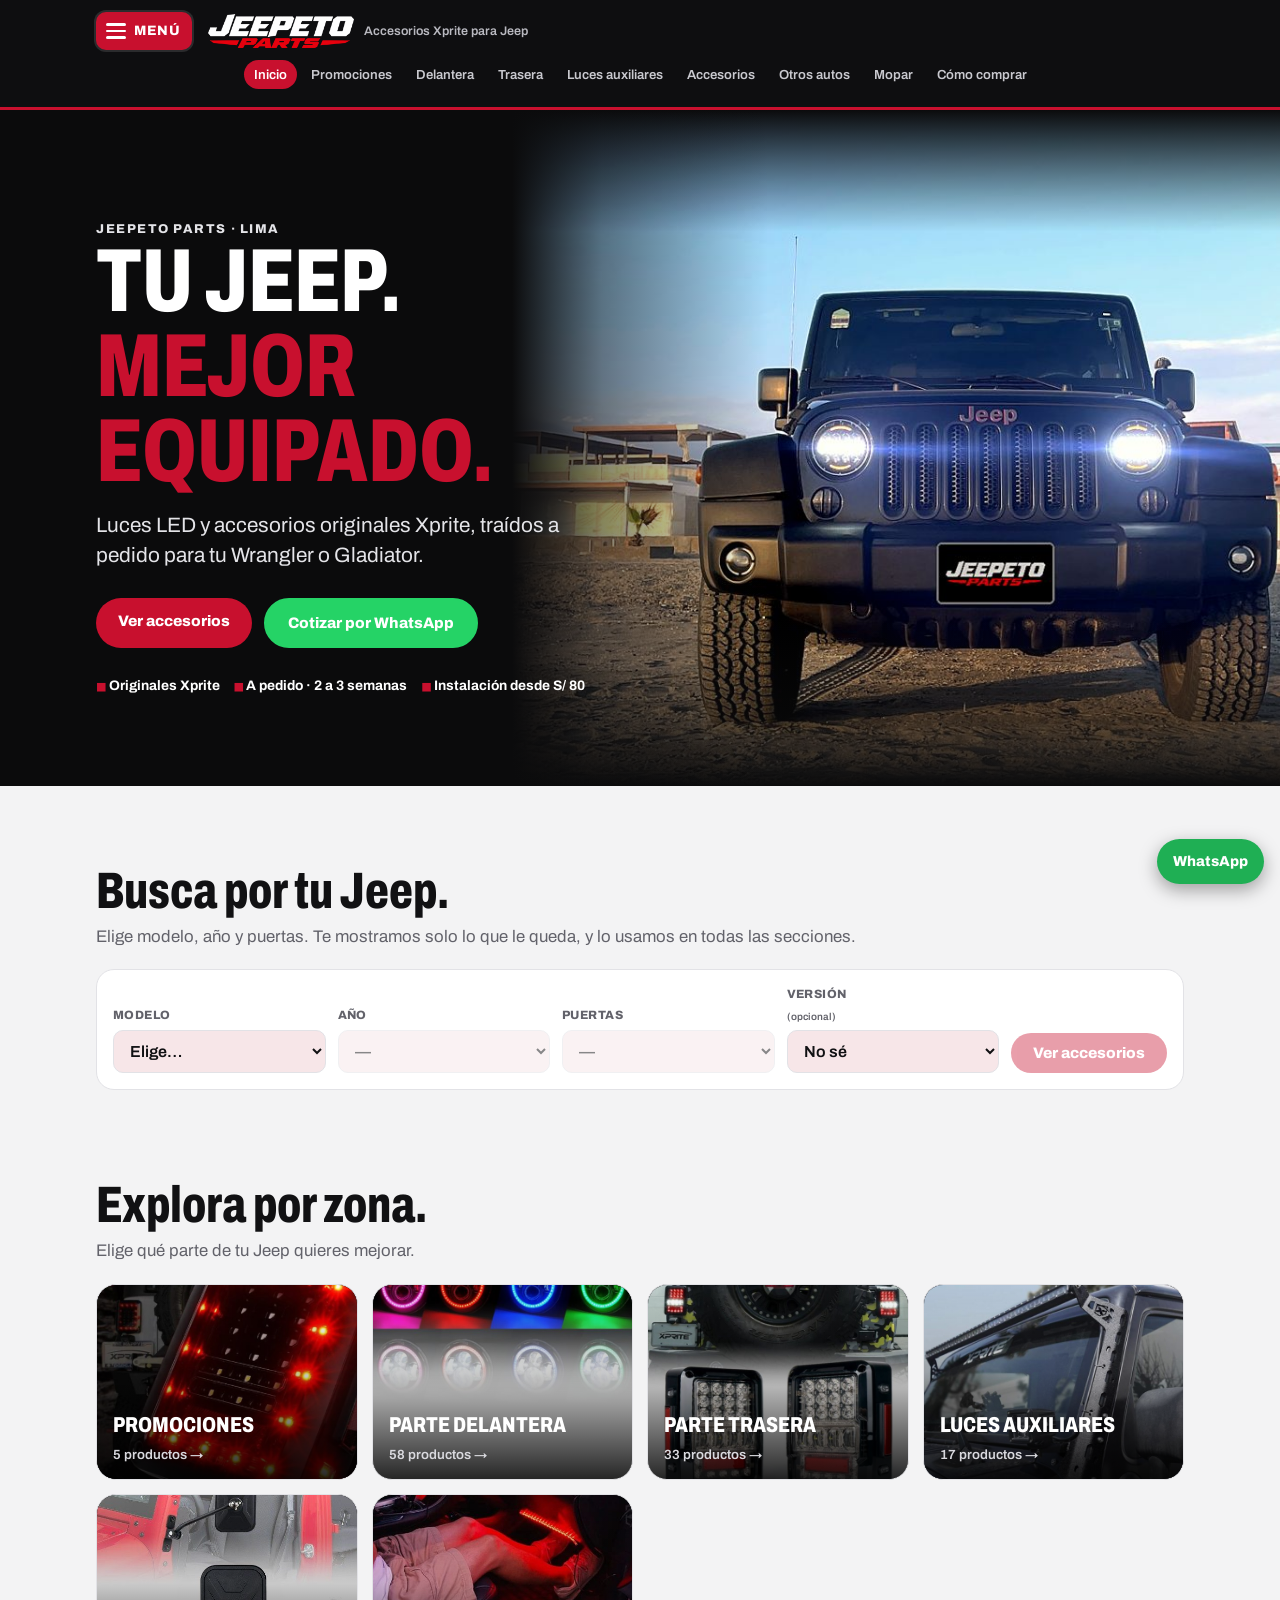
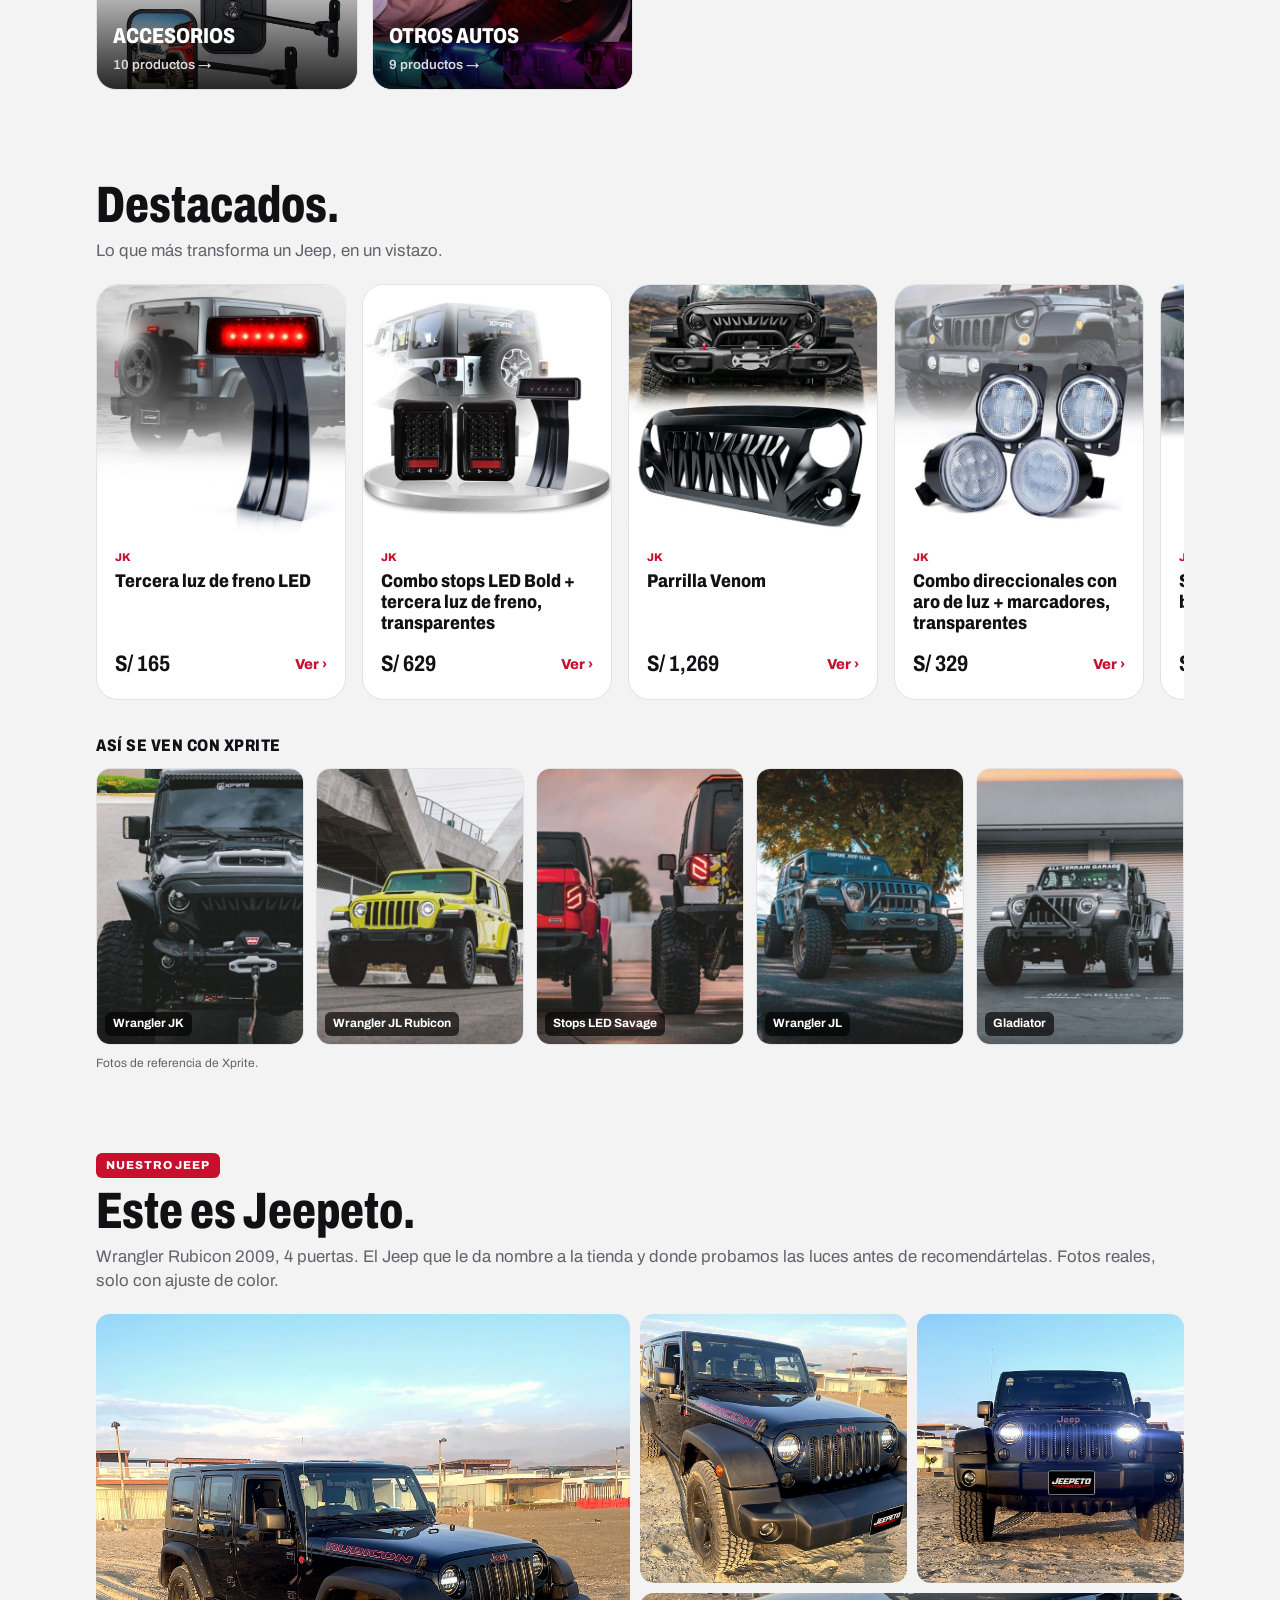
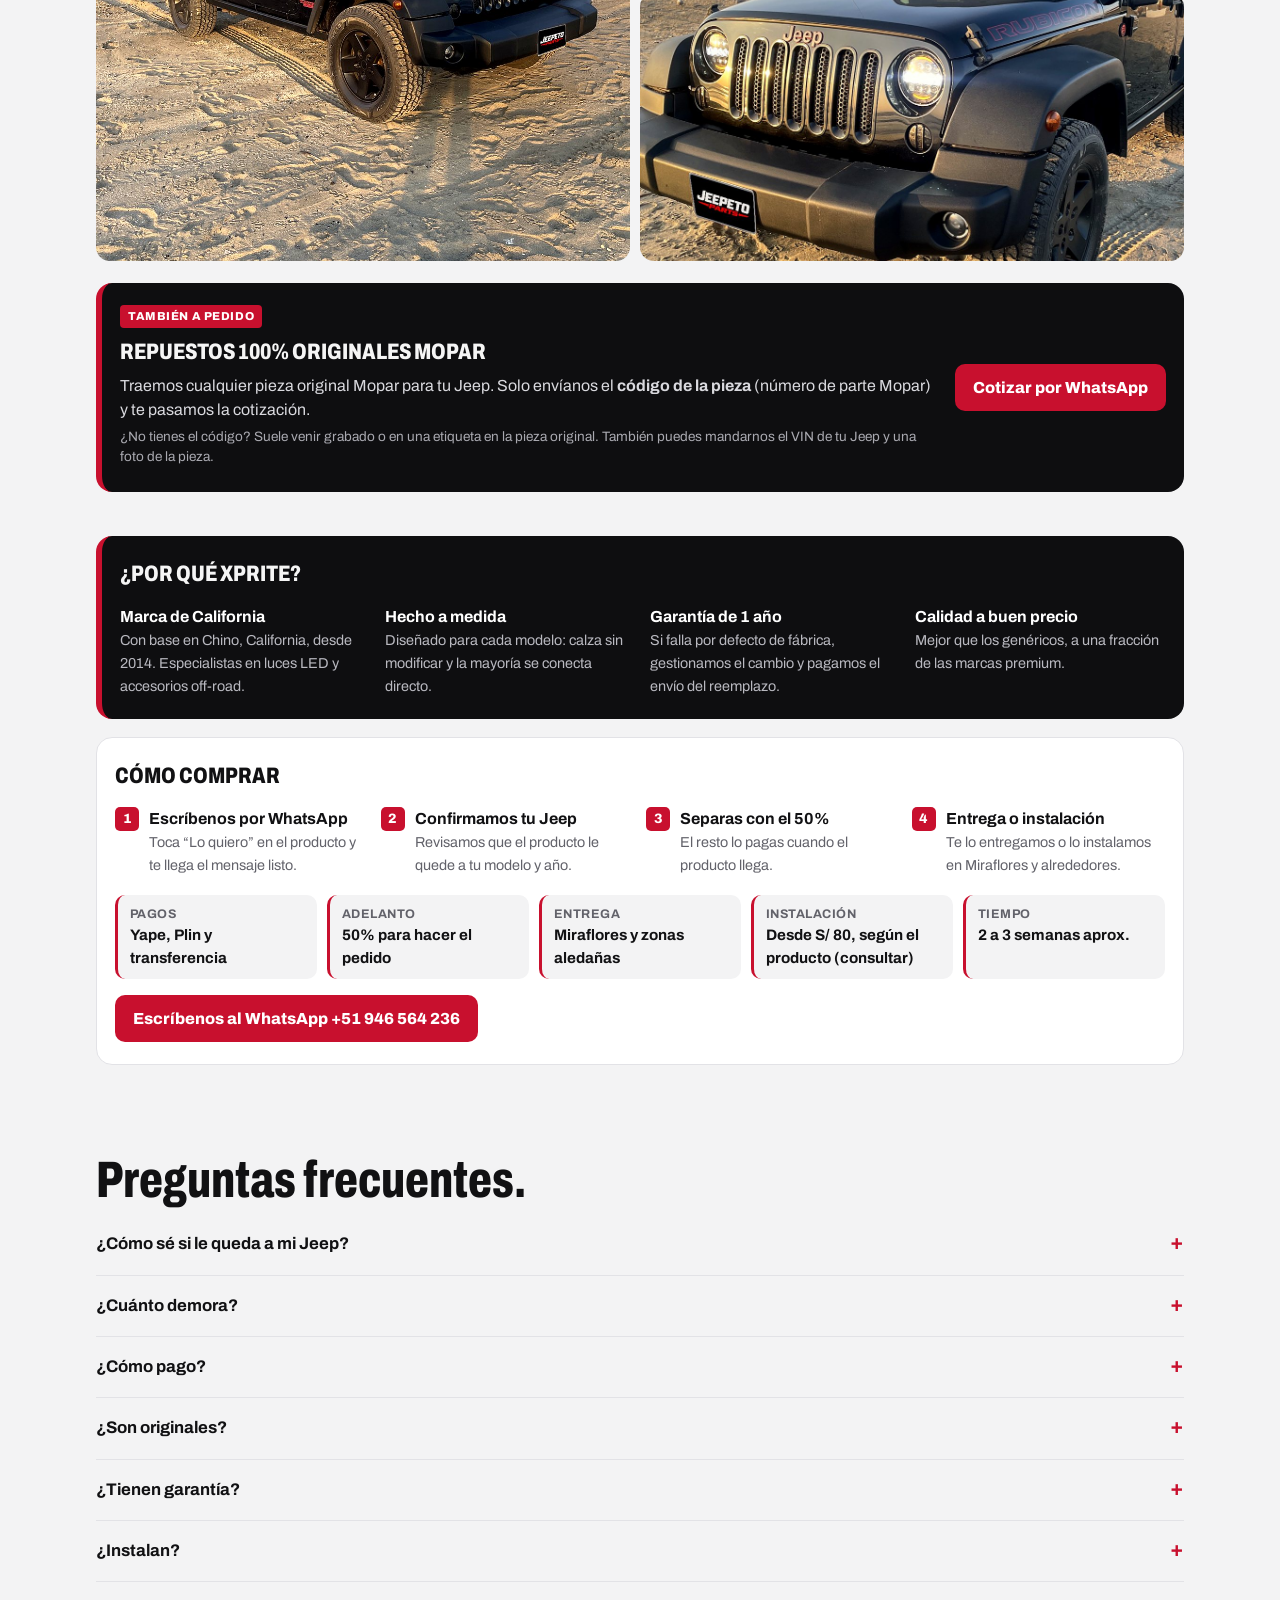
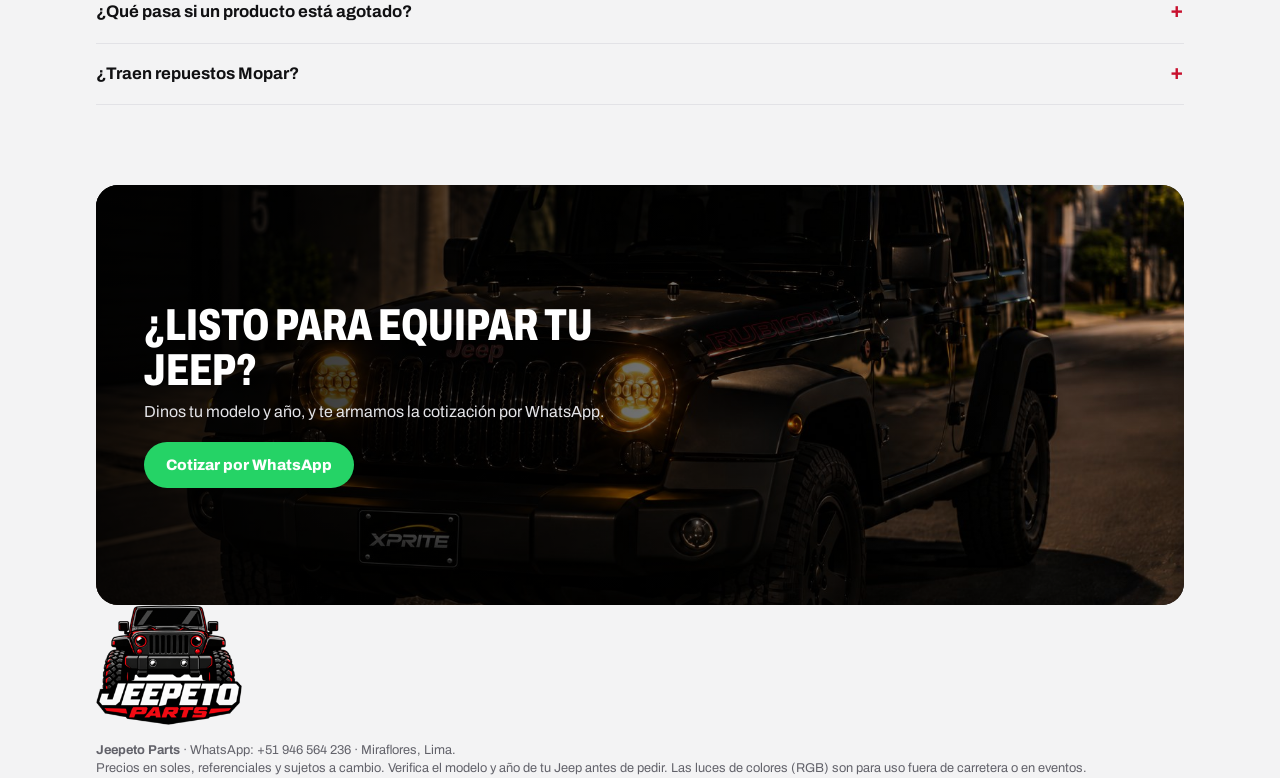
<file: index.html>
<!DOCTYPE html>
<html lang="es">
<head>
<meta charset="utf-8">
<meta name="viewport" content="width=device-width, initial-scale=1, viewport-fit=cover">
<title>Jeepeto Parts · Accesorios Xprite para Jeep</title>
<meta name="description" content="Accesorios Xprite originales y repuestos Mopar para Jeep Wrangler JK, JL y Gladiator. A pedido, precios en soles. Lima.">
<meta property="og:type" content="website">
<meta property="og:title" content="Jeepeto Parts · Accesorios Xprite y repuestos Mopar para Jeep">
<meta property="og:description" content="Luces LED, máscaras y accesorios originales para tu Jeep. A pedido, precios en soles. Lima · WhatsApp +51 946 564 236.">
<meta property="og:url" content="https://soportejbm.github.io/JeepetoParts/">
<meta property="og:image" content="https://soportejbm.github.io/JeepetoParts/img/og.jpg">
<meta property="og:image:width" content="1200">
<meta property="og:image:height" content="630">
<meta property="og:locale" content="es_PE">
<meta name="twitter:card" content="summary_large_image">
<link rel="icon" type="image/png" href="img/favicon.png">
<link rel="preconnect" href="https://fonts.googleapis.com">
<link rel="preconnect" href="https://fonts.gstatic.com" crossorigin>
<link href="https://fonts.googleapis.com/css2?family=Archivo:wdth,wght@62..125,400..800&display=swap" rel="stylesheet">
<link rel="stylesheet" href="css/styles.css?v=202611171114">
</head>
<body data-mode="files" data-page="inicio">
<header class="top">
  <div class="brand"><button class="menu-btn" id="menuBtn" aria-label="Abrir menú" aria-expanded="false" aria-controls="drawer"><span class="bars"><span></span><span></span><span></span></span>Menú</button><img class="logo" src="img/wordmark.png" alt="Jeepeto Parts" width="150" height="35"><b class="sr">Jeepeto Parts</b><small class="sub">Accesorios Xprite para Jeep</small></div>
  <nav class="subnav" aria-label="Páginas">
    <a data-page-link="inicio">Inicio</a><a data-page-link="promociones">Promociones</a><a data-page-link="delantera">Delantera</a><a data-page-link="trasera">Trasera</a><a data-page-link="auxiliares">Luces auxiliares</a><a data-page-link="accesorios">Accesorios</a><a data-page-link="otros">Otros autos</a><a data-page-link="inicio" data-anchor="mopar">Mopar</a><a data-page-link="inicio" data-anchor="comprar">Cómo comprar</a>
  </nav>
</header>
<div class="overlay" id="overlay" hidden></div>
<nav class="drawer" id="drawer" aria-label="Menú de categorías" aria-hidden="true">
  <div class="drawer-head"><img class="logo" src="img/wordmark.png" alt="Jeepeto Parts" width="150" height="35"><button class="drawer-close" id="drawerClose" aria-label="Cerrar menú">✕</button></div>
  <div id="drawerList"></div>
  <div class="drawer-group">Información</div>
  <a class="drawer-link" data-page-link="inicio" data-anchor="mopar">Repuestos Mopar a pedido</a>
  <a class="drawer-link" data-page-link="inicio" data-anchor="xprite">¿Por qué Xprite?</a>
  <a class="drawer-link" data-page-link="inicio" data-anchor="comprar">Cómo comprar</a>
  <a class="drawer-link wa-link" href="https://wa.me/51946564236" target="_blank" rel="noopener">Escríbenos por WhatsApp</a>
</nav>


<main class="wrap">
  <section class="hero home-only">
  <div class="hero-txt">
    <p class="eyebrow">Jeepeto Parts · Lima</p>
    <h1>Tu Jeep.<br><span>Mejor equipado.</span></h1>
    <p class="hero-sub">Luces LED y accesorios originales Xprite, traídos a pedido para tu Wrangler o Gladiator.</p>
    <div class="hero-cta"><a class="btn-main" href="#zonas" data-go="zonas">Ver accesorios</a><a class="btn-ghost btn-wa" href="https://wa.me/51946564236?text=Hola%20Jeepeto%20Parts%2C%20quiero%20cotizar%20un%20accesorio%20para%20mi%20Jeep" target="_blank" rel="noopener">Cotizar por WhatsApp</a></div>
    <ul class="facts"><li>Originales Xprite</li><li>A pedido · 2 a 3 semanas</li><li>Instalación desde S/ 80</li></ul>
  </div>
  <div class="hero-img hero-own"><img src="img/jeepeto-hero-real.jpg" srcset="img/jeepeto-hero-real-m.jpg 820w, img/jeepeto-hero-real.jpg 972w" sizes="(max-width:640px) 100vw, 60vw" fetchpriority="high" alt="Jeepeto, Jeep Wrangler Rubicon de frente con los faros LED encendidos en la playa"></div>
</section>

  <section class="page-head cat-only">
    <div class="hero-img"><img src="img/lifehero.jpg" alt="" loading="lazy"></div>
    <div class="ph-txt">
      <p class="eyebrow">Jeepeto Parts · Lima</p>
      <h1 id="pageTitle"></h1>
      <p class="lead" id="pageSub"></p>
    </div>
  </section>

  <section class="finder home-only" id="mijeep">
    <h2 class="big">Busca por tu Jeep.</h2>
    <p class="lead">Elige modelo, año y puertas. Te mostramos solo lo que le queda, y lo usamos en todas las secciones.</p>
    <div class="fd-form">
      <label>Modelo<select id="fdModel"><option value="">Elige…</option><option value="jk">Wrangler JK (2007-2018)</option><option value="jl">Wrangler JL (2018 en adelante)</option><option value="jt">Gladiator JT (2020 en adelante)</option><option value="otro">Otro (CJ, YJ, TJ…)</option></select></label>
      <label>Año<select id="fdYear" disabled><option value="">—</option></select></label>
      <label>Puertas<select id="fdDoors" disabled><option value="">—</option><option value="2">2 puertas</option><option value="4">4 puertas (Unlimited)</option></select></label>
      <label>Versión <small>(opcional)</small><select id="fdVer"><option value="">No sé</option><option>Sport</option><option>Sahara</option><option>Rubicon</option><option>Otra</option></select></label>
      <button class="btn-main" id="fdGo" disabled>Ver accesorios</button>
    </div>
    <div id="fdOut" aria-live="polite"></div>
  </section>

  <section class="zones home-only" id="zonas">
    <h2 class="big">Explora por zona.</h2>
    <p class="lead">Elige qué parte de tu Jeep quieres mejorar.</p>
    <div class="zone-grid" id="zoneGrid"></div>
  </section>

  <section class="feat home-only" id="destacados">
    <h2 class="big">Destacados.</h2>
    <p class="lead">Lo que más transforma un Jeep, en un vistazo.</p>
    <div class="feat-row" id="featRow"></div>
  </section>

  <section class="gal home-only" aria-label="Jeeps equipados con Xprite">
    <h3>Así se ven con Xprite</h3>
    <div class="gal-row">
      <figure data-code="ZS-0128K-JK" tabindex="0" role="button"><img src="img/life9.jpg" alt="Wrangler JK" loading="lazy"><figcaption>Wrangler JK</figcaption></figure>
      <figure data-code="JL-FL-JL-G1" tabindex="0" role="button"><img src="img/life5.jpg" alt="Wrangler JL Rubicon" loading="lazy"><figcaption>Wrangler JL Rubicon</figcaption></figure>
      <figure data-code="XP-JL-TL-JK-G12-CLR" tabindex="0" role="button"><img src="img/life4.jpg" alt="Stops LED Savage" loading="lazy"><figcaption>Stops LED Savage</figcaption></figure>
      <figure data-code="TS-JL-SMK-G1" tabindex="0" role="button"><img src="img/life6.jpg" alt="Wrangler JL" loading="lazy"><figcaption>Wrangler JL</figcaption></figure>
      <figure data-code="HL-JL-R9IN-G5" tabindex="0" role="button"><img src="img/life3.jpg" alt="Gladiator" loading="lazy"><figcaption>Gladiator</figcaption></figure>
    </div>
    <p class="gal-note">Fotos de referencia de Xprite.</p>
  </section>

  <section class="real home-only" id="jeepeto" aria-label="Nuestro Jeep">
    <div class="real-head">
      <span class="ml">Nuestro Jeep</span>
      <h2 class="big">Este es Jeepeto.</h2>
      <p class="lead">Wrangler Rubicon 2009, 4 puertas. El Jeep que le da nombre a la tienda y donde probamos las luces antes de recomendártelas. Fotos reales, solo con ajuste de color.</p>
    </div>
    <div class="real-grid">
      <img class="r-main" src="img/jeepeto-1.jpg" alt="Jeepeto en la playa, vista de tres cuartos" loading="lazy">
      <img src="img/jeepeto-2.jpg" alt="Faros LED de Jeepeto de cerca" loading="lazy">
      <img src="img/jeepeto-3.jpg" alt="Jeepeto de frente con los faros LED encendidos" loading="lazy">
      <img class="r-wide" src="img/jeepeto-5.jpg" alt="Frente de Jeepeto con sus faros LED" loading="lazy">
    </div>
  </section>

  <section class="mopar home-only" id="mopar">
    <div>
      <span class="ml">También a pedido</span>
      <h2>Repuestos 100% originales Mopar</h2>
      <p>Traemos cualquier pieza original Mopar para tu Jeep. Solo envíanos el <b>código de la pieza</b> (número de parte Mopar) y te pasamos la cotización.</p>
      <p class="tip">¿No tienes el código? Suele venir grabado o en una etiqueta en la pieza original. También puedes mandarnos el VIN de tu Jeep y una foto de la pieza.</p>
    </div>
    <a class="wa" id="moparbtn" href="https://wa.me/51946564236" target="_blank" rel="noopener">Cotizar por WhatsApp</a>
  </section>

  <section class="shop cat-only" id="catalogo">
    <h2 class="big" id="catTitle">Elige tu Jeep.</h2>
    <p class="lead">Filtra rápido por modelo o cambia tu Jeep cuando quieras.</p>
    <nav class="filters" id="filters" aria-label="Filtrar por modelo"></nav>
  </section>
  <div id="list" class="cat-only"></div>

  <section class="cmp only-trasera" id="comparar">
    <h2 class="big">¿Qué stop te conviene?</h2>
    <p class="lead">Cuatro estilos de stops LED para Wrangler JK, lado a lado.</p>
    <div class="cmp-wrap"><table class="cmp-table" id="cmpTable"></table></div>
    <p class="cmp-note">Importante: estos stops usan el enchufe americano del JK. Algunos JK vendidos fuera de EE.UU. traen enchufe europeo. Antes de pedir, mándanos una foto del enchufe de tu stop y te confirmamos.</p>
  </section>

  <section class="why home-only" id="xprite">
    <h2>¿Por qué Xprite?</h2>
    <div class="wg">
      <div><b>Marca de California</b><span>Con base en Chino, California, desde 2014. Especialistas en luces LED y accesorios off-road.</span></div>
      <div><b>Hecho a medida</b><span>Diseñado para cada modelo: calza sin modificar y la mayoría se conecta directo.</span></div>
      <div><b>Garantía de 1 año</b><span>Si falla por defecto de fábrica, gestionamos el cambio y pagamos el envío del reemplazo.</span></div>
      <div><b>Calidad a buen precio</b><span>Mejor que los genéricos, a una fracción de las marcas premium.</span></div>
    </div>
  </section>

  <section class="buy home-only" id="comprar">
    <h2>Cómo comprar</h2>
    <ol class="steps">
      <li><b>Escríbenos por WhatsApp</b><span>Toca “Lo quiero” en el producto y te llega el mensaje listo.</span></li>
      <li><b>Confirmamos tu Jeep</b><span>Revisamos que el producto le quede a tu modelo y año.</span></li>
      <li><b>Separas con el 50%</b><span>El resto lo pagas cuando el producto llega.</span></li>
      <li><b>Entrega o instalación</b><span>Te lo entregamos o lo instalamos en Miraflores y alrededores.</span></li>
    </ol>
    <div class="info">
      <div><b>Pagos</b><span>Yape, Plin y transferencia</span></div>
      <div><b>Adelanto</b><span>50% para hacer el pedido</span></div>
      <div><b>Entrega</b><span>Miraflores y zonas aledañas</span></div>
      <div><b>Instalación</b><span>Desde S/ 80, según el producto (consultar)</span></div>
      <div><b>Tiempo</b><span>2 a 3 semanas aprox.</span></div>
    </div>
    <a class="wa" href="https://wa.me/51946564236" target="_blank" rel="noopener">Escríbenos al WhatsApp +51 946 564 236</a>
  </section>
  <section class="faq home-only" id="faq">
    <h2 class="big">Preguntas frecuentes.</h2>
    <details><summary>¿Cómo sé si le queda a mi Jeep?</summary><p>Cada producto dice con qué modelo y años es compatible. Igual, antes de pedir te confirmamos por WhatsApp con el modelo y año de tu Jeep.</p></details>
    <details><summary>¿Cuánto demora?</summary><p>Entre 2 y 3 semanas aproximadamente, porque traemos cada pedido desde la tienda oficial de Xprite en EE.UU.</p></details>
    <details><summary>¿Cómo pago?</summary><p>Con Yape, Plin o transferencia. Separas el pedido con el 50% y pagas el resto cuando llega.</p></details>
    <details><summary>¿Son originales?</summary><p>Sí. Compramos directo en la tienda oficial de Xprite: productos nuevos y en su caja.</p></details>
    <details><summary>¿Tienen garantía?</summary><p>Sí, <b>1 año contra defectos de fabricación</b>. Si algo falla, escríbenos con fotos o un video de la falla y la boleta o comprobante. Nosotros gestionamos el cambio y <b>pagamos el envío del reemplazo hasta Lima</b>. Si es un defecto de fábrica, <b>te respondemos nosotros</b>, aunque el fabricante no apruebe el reclamo. El cambio demora lo mismo que un pedido nuevo (2 a 3 semanas). No cubre daños por golpes o accidentes, ni modificaciones hechas al producto. Esta garantía no reemplaza tus derechos como consumidor según la ley peruana.</p></details>
    <details><summary>¿Instalan?</summary><p>Sí, en Miraflores y alrededores, desde S/ 80 según el producto. Probamos cada luz antes de entregarla.</p></details>
    <details><summary>¿Qué pasa si un producto está agotado?</summary><p>Escríbenos igual: te avisamos cuando vuelva a estar disponible o te recomendamos una alternativa.</p></details>
    <details><summary>¿Traen repuestos Mopar?</summary><p>Sí, solo originales y a pedido. Envíanos el código de la pieza (o el VIN y una foto) y te cotizamos.</p></details>
  </section>
  <section class="ctaband home-only" aria-label="Cotiza tu accesorio">
    <img src="img/jeepeto-hero-m.jpg" srcset="img/jeepeto-hero-m.jpg 820w, img/jeepeto-hero.jpg 1536w" sizes="100vw" alt="" loading="lazy">
    <div class="cta-txt">
      <h2>¿Listo para equipar tu Jeep?</h2>
      <p>Dinos tu modelo y año, y te armamos la cotización por WhatsApp.</p>
      <a class="btn-main btn-wa" href="https://wa.me/51946564236?text=Hola%20Jeepeto%20Parts%2C%20quiero%20cotizar%20accesorios%20para%20mi%20Jeep" target="_blank" rel="noopener">Cotizar por WhatsApp</a>
    </div>
  </section>
</main>

<footer class="wrap"><img class="foot-logo" src="img/logo.png" alt="Jeepeto Parts" width="110" height="90" loading="lazy"><br><b>Jeepeto Parts</b> · WhatsApp: +51 946 564 236 · Miraflores, Lima.<br>Precios en soles, referenciales y sujetos a cambio. Verifica el modelo y año de tu Jeep antes de pedir. Las luces de colores (RGB) son para uso fuera de carretera o en eventos.</footer>

<dialog id="dlg" aria-labelledby="dtitle">
  <button class="close" id="dclose" aria-label="Cerrar">✕</button>
  <div id="dbody"></div>
</dialog>
<a class="fab" href="https://wa.me/51946564236" target="_blank" rel="noopener" aria-label="Escribir por WhatsApp">WhatsApp</a>
<div class="toast" id="toast" role="status" aria-live="polite"></div>

<script src="js/productos.js?v=202611171114"></script>
<script src="js/app.js?v=202611171114"></script>
</body>
</html>
</file>
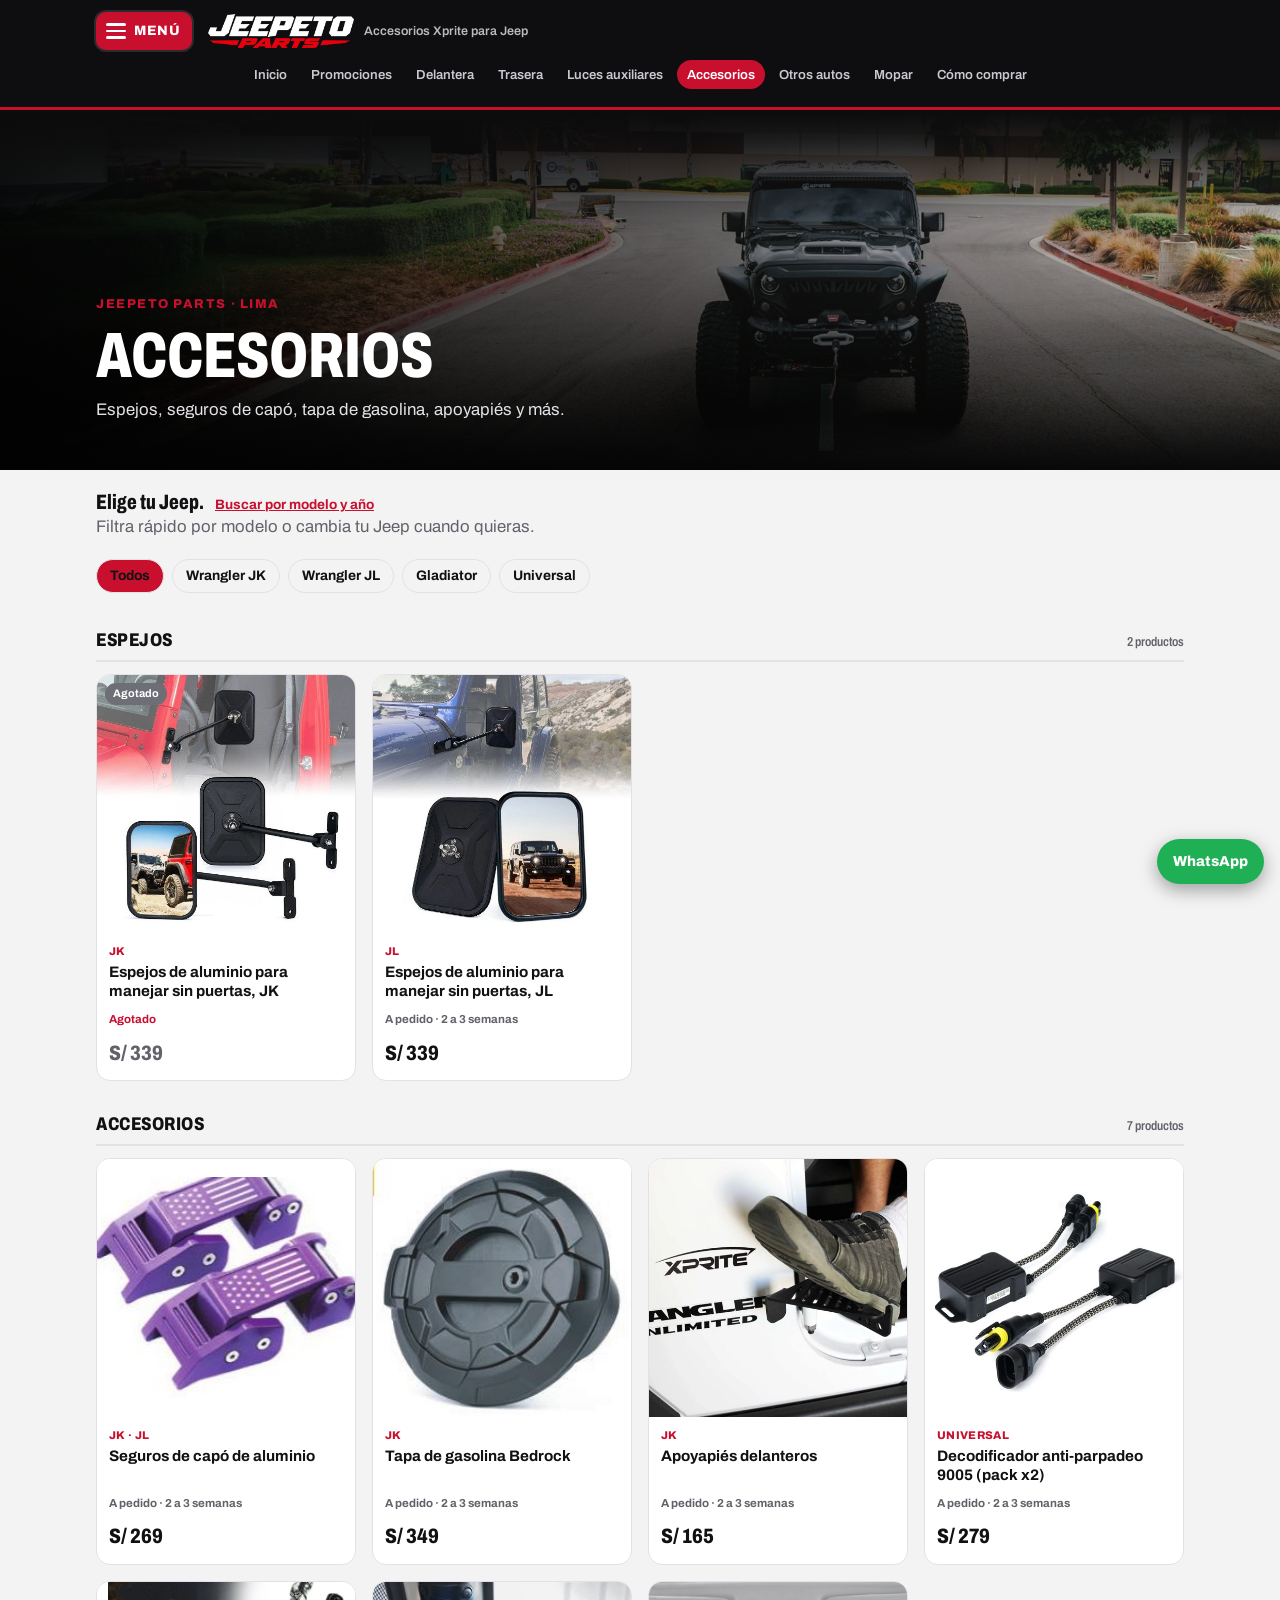
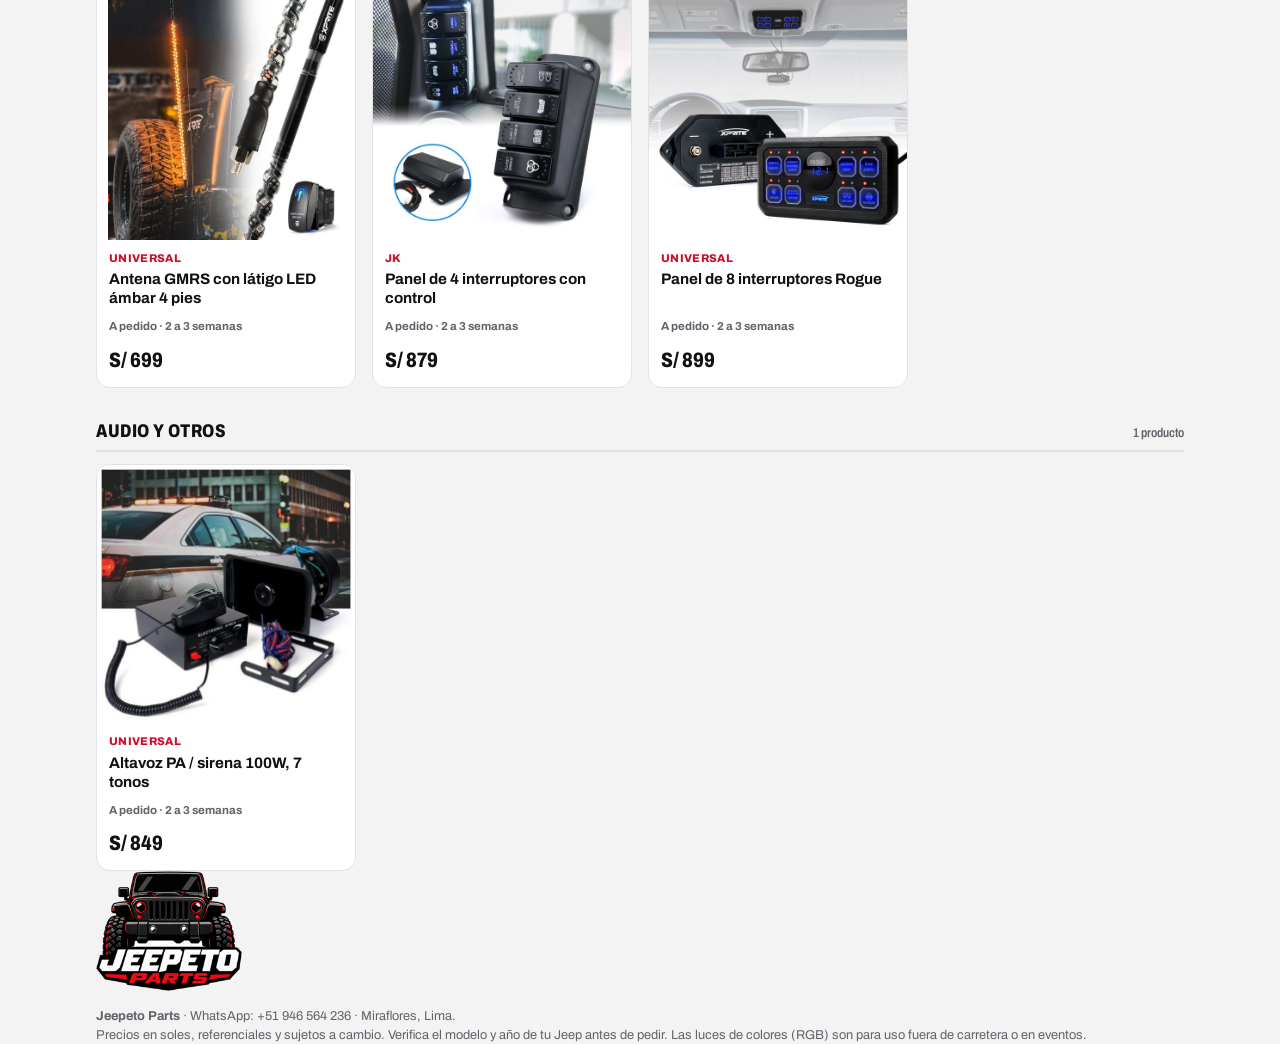
<file: accesorios.html>
<!DOCTYPE html>
<html lang="es">
<head>
<meta charset="utf-8">
<meta name="viewport" content="width=device-width, initial-scale=1, viewport-fit=cover">
<title>Jeepeto Parts · Accesorios Xprite para Jeep</title>
<meta name="description" content="Accesorios Xprite originales y repuestos Mopar para Jeep Wrangler JK, JL y Gladiator. A pedido, precios en soles. Lima.">
<meta property="og:type" content="website">
<meta property="og:title" content="Jeepeto Parts · Accesorios Xprite y repuestos Mopar para Jeep">
<meta property="og:description" content="Luces LED, máscaras y accesorios originales para tu Jeep. A pedido, precios en soles. Lima · WhatsApp +51 946 564 236.">
<meta property="og:url" content="https://soportejbm.github.io/JeepetoParts/">
<meta property="og:image" content="https://soportejbm.github.io/JeepetoParts/img/og.jpg">
<meta property="og:image:width" content="1200">
<meta property="og:image:height" content="630">
<meta property="og:locale" content="es_PE">
<meta name="twitter:card" content="summary_large_image">
<link rel="icon" type="image/png" href="img/favicon.png">
<link rel="preconnect" href="https://fonts.googleapis.com">
<link rel="preconnect" href="https://fonts.gstatic.com" crossorigin>
<link href="https://fonts.googleapis.com/css2?family=Archivo:wdth,wght@62..125,400..800&display=swap" rel="stylesheet">
<link rel="stylesheet" href="css/styles.css?v=202611171114">
</head>
<body data-mode="files" data-page="accesorios">
<header class="top">
  <div class="brand"><button class="menu-btn" id="menuBtn" aria-label="Abrir menú" aria-expanded="false" aria-controls="drawer"><span class="bars"><span></span><span></span><span></span></span>Menú</button><img class="logo" src="img/wordmark.png" alt="Jeepeto Parts" width="150" height="35"><b class="sr">Jeepeto Parts</b><small class="sub">Accesorios Xprite para Jeep</small></div>
  <nav class="subnav" aria-label="Páginas">
    <a data-page-link="inicio">Inicio</a><a data-page-link="promociones">Promociones</a><a data-page-link="delantera">Delantera</a><a data-page-link="trasera">Trasera</a><a data-page-link="auxiliares">Luces auxiliares</a><a data-page-link="accesorios">Accesorios</a><a data-page-link="otros">Otros autos</a><a data-page-link="inicio" data-anchor="mopar">Mopar</a><a data-page-link="inicio" data-anchor="comprar">Cómo comprar</a>
  </nav>
</header>
<div class="overlay" id="overlay" hidden></div>
<nav class="drawer" id="drawer" aria-label="Menú de categorías" aria-hidden="true">
  <div class="drawer-head"><img class="logo" src="img/wordmark.png" alt="Jeepeto Parts" width="150" height="35"><button class="drawer-close" id="drawerClose" aria-label="Cerrar menú">✕</button></div>
  <div id="drawerList"></div>
  <div class="drawer-group">Información</div>
  <a class="drawer-link" data-page-link="inicio" data-anchor="mopar">Repuestos Mopar a pedido</a>
  <a class="drawer-link" data-page-link="inicio" data-anchor="xprite">¿Por qué Xprite?</a>
  <a class="drawer-link" data-page-link="inicio" data-anchor="comprar">Cómo comprar</a>
  <a class="drawer-link wa-link" href="https://wa.me/51946564236" target="_blank" rel="noopener">Escríbenos por WhatsApp</a>
</nav>


<main class="wrap">
  <section class="hero home-only">
  <div class="hero-txt">
    <p class="eyebrow">Jeepeto Parts · Lima</p>
    <h1>Tu Jeep.<br><span>Mejor equipado.</span></h1>
    <p class="hero-sub">Luces LED y accesorios originales Xprite, traídos a pedido para tu Wrangler o Gladiator.</p>
    <div class="hero-cta"><a class="btn-main" href="#zonas" data-go="zonas">Ver accesorios</a><a class="btn-ghost btn-wa" href="https://wa.me/51946564236?text=Hola%20Jeepeto%20Parts%2C%20quiero%20cotizar%20un%20accesorio%20para%20mi%20Jeep" target="_blank" rel="noopener">Cotizar por WhatsApp</a></div>
    <ul class="facts"><li>Originales Xprite</li><li>A pedido · 2 a 3 semanas</li><li>Instalación desde S/ 80</li></ul>
  </div>
  <div class="hero-img hero-own"><img src="img/jeepeto-hero-real.jpg" srcset="img/jeepeto-hero-real-m.jpg 820w, img/jeepeto-hero-real.jpg 972w" sizes="(max-width:640px) 100vw, 60vw" fetchpriority="high" alt="Jeepeto, Jeep Wrangler Rubicon de frente con los faros LED encendidos en la playa"></div>
</section>

  <section class="page-head cat-only">
    <div class="hero-img"><img src="img/lifehero.jpg" alt="" loading="lazy"></div>
    <div class="ph-txt">
      <p class="eyebrow">Jeepeto Parts · Lima</p>
      <h1 id="pageTitle"></h1>
      <p class="lead" id="pageSub"></p>
    </div>
  </section>

  <section class="finder home-only" id="mijeep">
    <h2 class="big">Busca por tu Jeep.</h2>
    <p class="lead">Elige modelo, año y puertas. Te mostramos solo lo que le queda, y lo usamos en todas las secciones.</p>
    <div class="fd-form">
      <label>Modelo<select id="fdModel"><option value="">Elige…</option><option value="jk">Wrangler JK (2007-2018)</option><option value="jl">Wrangler JL (2018 en adelante)</option><option value="jt">Gladiator JT (2020 en adelante)</option><option value="otro">Otro (CJ, YJ, TJ…)</option></select></label>
      <label>Año<select id="fdYear" disabled><option value="">—</option></select></label>
      <label>Puertas<select id="fdDoors" disabled><option value="">—</option><option value="2">2 puertas</option><option value="4">4 puertas (Unlimited)</option></select></label>
      <label>Versión <small>(opcional)</small><select id="fdVer"><option value="">No sé</option><option>Sport</option><option>Sahara</option><option>Rubicon</option><option>Otra</option></select></label>
      <button class="btn-main" id="fdGo" disabled>Ver accesorios</button>
    </div>
    <div id="fdOut" aria-live="polite"></div>
  </section>

  <section class="zones home-only" id="zonas">
    <h2 class="big">Explora por zona.</h2>
    <p class="lead">Elige qué parte de tu Jeep quieres mejorar.</p>
    <div class="zone-grid" id="zoneGrid"></div>
  </section>

  <section class="feat home-only" id="destacados">
    <h2 class="big">Destacados.</h2>
    <p class="lead">Lo que más transforma un Jeep, en un vistazo.</p>
    <div class="feat-row" id="featRow"></div>
  </section>

  <section class="gal home-only" aria-label="Jeeps equipados con Xprite">
    <h3>Así se ven con Xprite</h3>
    <div class="gal-row">
      <figure data-code="ZS-0128K-JK" tabindex="0" role="button"><img src="img/life9.jpg" alt="Wrangler JK" loading="lazy"><figcaption>Wrangler JK</figcaption></figure>
      <figure data-code="JL-FL-JL-G1" tabindex="0" role="button"><img src="img/life5.jpg" alt="Wrangler JL Rubicon" loading="lazy"><figcaption>Wrangler JL Rubicon</figcaption></figure>
      <figure data-code="XP-JL-TL-JK-G12-CLR" tabindex="0" role="button"><img src="img/life4.jpg" alt="Stops LED Savage" loading="lazy"><figcaption>Stops LED Savage</figcaption></figure>
      <figure data-code="TS-JL-SMK-G1" tabindex="0" role="button"><img src="img/life6.jpg" alt="Wrangler JL" loading="lazy"><figcaption>Wrangler JL</figcaption></figure>
      <figure data-code="HL-JL-R9IN-G5" tabindex="0" role="button"><img src="img/life3.jpg" alt="Gladiator" loading="lazy"><figcaption>Gladiator</figcaption></figure>
    </div>
    <p class="gal-note">Fotos de referencia de Xprite.</p>
  </section>

  <section class="real home-only" id="jeepeto" aria-label="Nuestro Jeep">
    <div class="real-head">
      <span class="ml">Nuestro Jeep</span>
      <h2 class="big">Este es Jeepeto.</h2>
      <p class="lead">Wrangler Rubicon 2009, 4 puertas. El Jeep que le da nombre a la tienda y donde probamos las luces antes de recomendártelas. Fotos reales, solo con ajuste de color.</p>
    </div>
    <div class="real-grid">
      <img class="r-main" src="img/jeepeto-1.jpg" alt="Jeepeto en la playa, vista de tres cuartos" loading="lazy">
      <img src="img/jeepeto-2.jpg" alt="Faros LED de Jeepeto de cerca" loading="lazy">
      <img src="img/jeepeto-3.jpg" alt="Jeepeto de frente con los faros LED encendidos" loading="lazy">
      <img class="r-wide" src="img/jeepeto-5.jpg" alt="Frente de Jeepeto con sus faros LED" loading="lazy">
    </div>
  </section>

  <section class="mopar home-only" id="mopar">
    <div>
      <span class="ml">También a pedido</span>
      <h2>Repuestos 100% originales Mopar</h2>
      <p>Traemos cualquier pieza original Mopar para tu Jeep. Solo envíanos el <b>código de la pieza</b> (número de parte Mopar) y te pasamos la cotización.</p>
      <p class="tip">¿No tienes el código? Suele venir grabado o en una etiqueta en la pieza original. También puedes mandarnos el VIN de tu Jeep y una foto de la pieza.</p>
    </div>
    <a class="wa" id="moparbtn" href="https://wa.me/51946564236" target="_blank" rel="noopener">Cotizar por WhatsApp</a>
  </section>

  <section class="shop cat-only" id="catalogo">
    <h2 class="big" id="catTitle">Elige tu Jeep.</h2>
    <p class="lead">Filtra rápido por modelo o cambia tu Jeep cuando quieras.</p>
    <nav class="filters" id="filters" aria-label="Filtrar por modelo"></nav>
  </section>
  <div id="list" class="cat-only"></div>

  <section class="cmp only-trasera" id="comparar">
    <h2 class="big">¿Qué stop te conviene?</h2>
    <p class="lead">Cuatro estilos de stops LED para Wrangler JK, lado a lado.</p>
    <div class="cmp-wrap"><table class="cmp-table" id="cmpTable"></table></div>
    <p class="cmp-note">Importante: estos stops usan el enchufe americano del JK. Algunos JK vendidos fuera de EE.UU. traen enchufe europeo. Antes de pedir, mándanos una foto del enchufe de tu stop y te confirmamos.</p>
  </section>

  <section class="why home-only" id="xprite">
    <h2>¿Por qué Xprite?</h2>
    <div class="wg">
      <div><b>Marca de California</b><span>Con base en Chino, California, desde 2014. Especialistas en luces LED y accesorios off-road.</span></div>
      <div><b>Hecho a medida</b><span>Diseñado para cada modelo: calza sin modificar y la mayoría se conecta directo.</span></div>
      <div><b>Garantía de 1 año</b><span>Si falla por defecto de fábrica, gestionamos el cambio y pagamos el envío del reemplazo.</span></div>
      <div><b>Calidad a buen precio</b><span>Mejor que los genéricos, a una fracción de las marcas premium.</span></div>
    </div>
  </section>

  <section class="buy home-only" id="comprar">
    <h2>Cómo comprar</h2>
    <ol class="steps">
      <li><b>Escríbenos por WhatsApp</b><span>Toca “Lo quiero” en el producto y te llega el mensaje listo.</span></li>
      <li><b>Confirmamos tu Jeep</b><span>Revisamos que el producto le quede a tu modelo y año.</span></li>
      <li><b>Separas con el 50%</b><span>El resto lo pagas cuando el producto llega.</span></li>
      <li><b>Entrega o instalación</b><span>Te lo entregamos o lo instalamos en Miraflores y alrededores.</span></li>
    </ol>
    <div class="info">
      <div><b>Pagos</b><span>Yape, Plin y transferencia</span></div>
      <div><b>Adelanto</b><span>50% para hacer el pedido</span></div>
      <div><b>Entrega</b><span>Miraflores y zonas aledañas</span></div>
      <div><b>Instalación</b><span>Desde S/ 80, según el producto (consultar)</span></div>
      <div><b>Tiempo</b><span>2 a 3 semanas aprox.</span></div>
    </div>
    <a class="wa" href="https://wa.me/51946564236" target="_blank" rel="noopener">Escríbenos al WhatsApp +51 946 564 236</a>
  </section>
  <section class="faq home-only" id="faq">
    <h2 class="big">Preguntas frecuentes.</h2>
    <details><summary>¿Cómo sé si le queda a mi Jeep?</summary><p>Cada producto dice con qué modelo y años es compatible. Igual, antes de pedir te confirmamos por WhatsApp con el modelo y año de tu Jeep.</p></details>
    <details><summary>¿Cuánto demora?</summary><p>Entre 2 y 3 semanas aproximadamente, porque traemos cada pedido desde la tienda oficial de Xprite en EE.UU.</p></details>
    <details><summary>¿Cómo pago?</summary><p>Con Yape, Plin o transferencia. Separas el pedido con el 50% y pagas el resto cuando llega.</p></details>
    <details><summary>¿Son originales?</summary><p>Sí. Compramos directo en la tienda oficial de Xprite: productos nuevos y en su caja.</p></details>
    <details><summary>¿Tienen garantía?</summary><p>Sí, <b>1 año contra defectos de fabricación</b>. Si algo falla, escríbenos con fotos o un video de la falla y la boleta o comprobante. Nosotros gestionamos el cambio y <b>pagamos el envío del reemplazo hasta Lima</b>. Si es un defecto de fábrica, <b>te respondemos nosotros</b>, aunque el fabricante no apruebe el reclamo. El cambio demora lo mismo que un pedido nuevo (2 a 3 semanas). No cubre daños por golpes o accidentes, ni modificaciones hechas al producto. Esta garantía no reemplaza tus derechos como consumidor según la ley peruana.</p></details>
    <details><summary>¿Instalan?</summary><p>Sí, en Miraflores y alrededores, desde S/ 80 según el producto. Probamos cada luz antes de entregarla.</p></details>
    <details><summary>¿Qué pasa si un producto está agotado?</summary><p>Escríbenos igual: te avisamos cuando vuelva a estar disponible o te recomendamos una alternativa.</p></details>
    <details><summary>¿Traen repuestos Mopar?</summary><p>Sí, solo originales y a pedido. Envíanos el código de la pieza (o el VIN y una foto) y te cotizamos.</p></details>
  </section>
  <section class="ctaband home-only" aria-label="Cotiza tu accesorio">
    <img src="img/jeepeto-hero-m.jpg" srcset="img/jeepeto-hero-m.jpg 820w, img/jeepeto-hero.jpg 1536w" sizes="100vw" alt="" loading="lazy">
    <div class="cta-txt">
      <h2>¿Listo para equipar tu Jeep?</h2>
      <p>Dinos tu modelo y año, y te armamos la cotización por WhatsApp.</p>
      <a class="btn-main btn-wa" href="https://wa.me/51946564236?text=Hola%20Jeepeto%20Parts%2C%20quiero%20cotizar%20accesorios%20para%20mi%20Jeep" target="_blank" rel="noopener">Cotizar por WhatsApp</a>
    </div>
  </section>
</main>

<footer class="wrap"><img class="foot-logo" src="img/logo.png" alt="Jeepeto Parts" width="110" height="90" loading="lazy"><br><b>Jeepeto Parts</b> · WhatsApp: +51 946 564 236 · Miraflores, Lima.<br>Precios en soles, referenciales y sujetos a cambio. Verifica el modelo y año de tu Jeep antes de pedir. Las luces de colores (RGB) son para uso fuera de carretera o en eventos.</footer>

<dialog id="dlg" aria-labelledby="dtitle">
  <button class="close" id="dclose" aria-label="Cerrar">✕</button>
  <div id="dbody"></div>
</dialog>
<a class="fab" href="https://wa.me/51946564236" target="_blank" rel="noopener" aria-label="Escribir por WhatsApp">WhatsApp</a>
<div class="toast" id="toast" role="status" aria-live="polite"></div>

<script src="js/productos.js?v=202611171114"></script>
<script src="js/app.js?v=202611171114"></script>
</body>
</html>
</file>
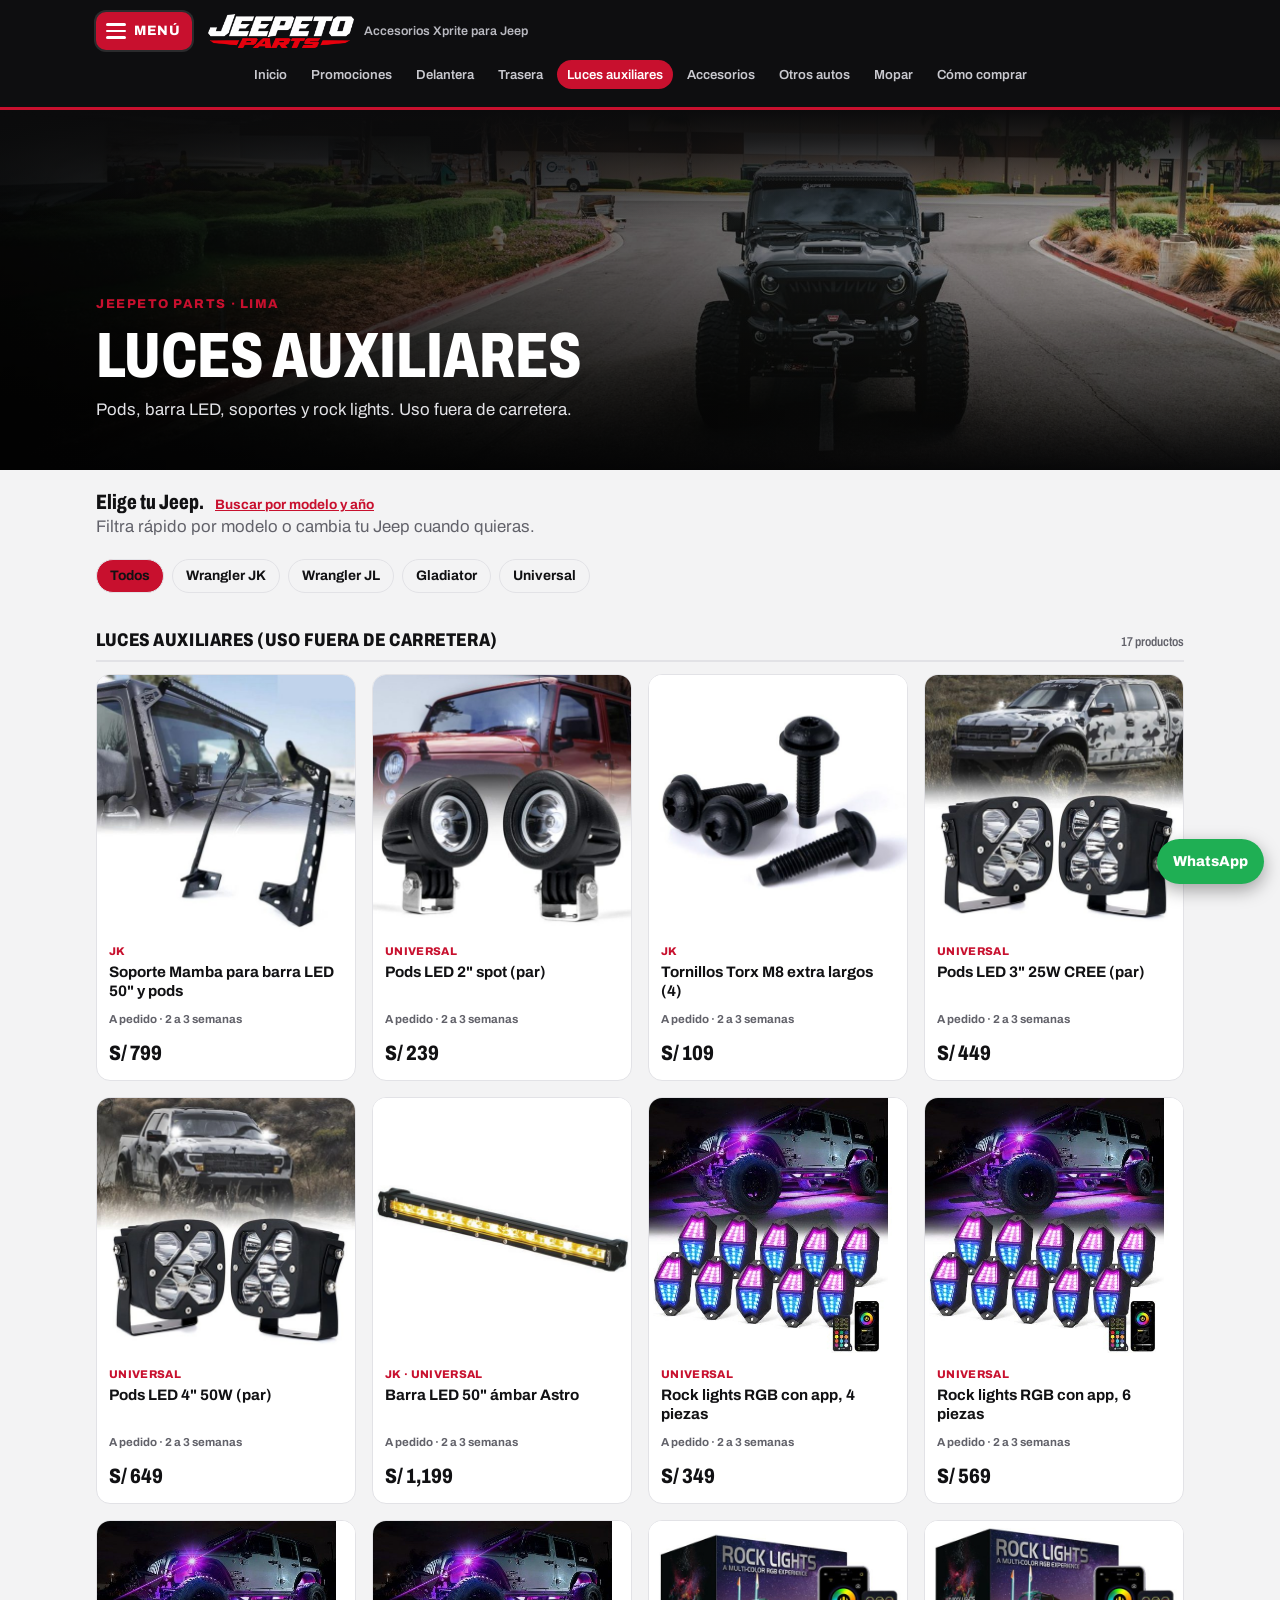
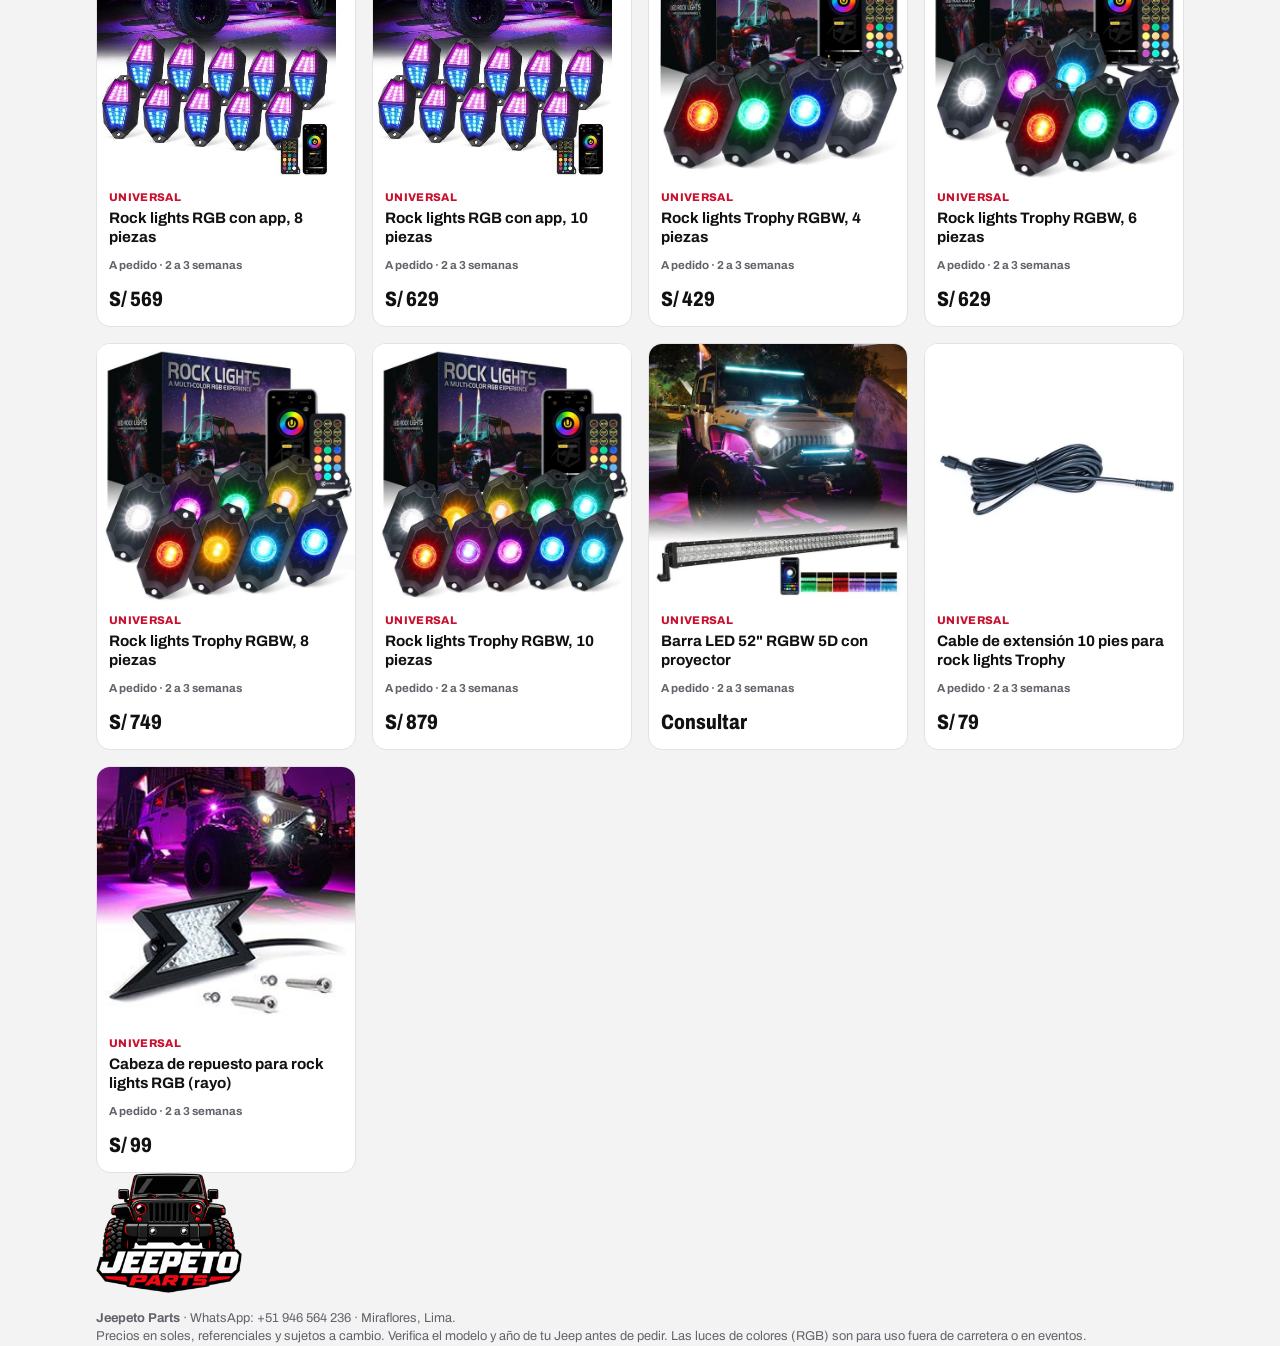
<file: auxiliares.html>
<!DOCTYPE html>
<html lang="es">
<head>
<meta charset="utf-8">
<meta name="viewport" content="width=device-width, initial-scale=1, viewport-fit=cover">
<title>Jeepeto Parts · Accesorios Xprite para Jeep</title>
<meta name="description" content="Accesorios Xprite originales y repuestos Mopar para Jeep Wrangler JK, JL y Gladiator. A pedido, precios en soles. Lima.">
<meta property="og:type" content="website">
<meta property="og:title" content="Jeepeto Parts · Accesorios Xprite y repuestos Mopar para Jeep">
<meta property="og:description" content="Luces LED, máscaras y accesorios originales para tu Jeep. A pedido, precios en soles. Lima · WhatsApp +51 946 564 236.">
<meta property="og:url" content="https://soportejbm.github.io/JeepetoParts/">
<meta property="og:image" content="https://soportejbm.github.io/JeepetoParts/img/og.jpg">
<meta property="og:image:width" content="1200">
<meta property="og:image:height" content="630">
<meta property="og:locale" content="es_PE">
<meta name="twitter:card" content="summary_large_image">
<link rel="icon" type="image/png" href="img/favicon.png">
<link rel="preconnect" href="https://fonts.googleapis.com">
<link rel="preconnect" href="https://fonts.gstatic.com" crossorigin>
<link href="https://fonts.googleapis.com/css2?family=Archivo:wdth,wght@62..125,400..800&display=swap" rel="stylesheet">
<link rel="stylesheet" href="css/styles.css?v=202611171114">
</head>
<body data-mode="files" data-page="auxiliares">
<header class="top">
  <div class="brand"><button class="menu-btn" id="menuBtn" aria-label="Abrir menú" aria-expanded="false" aria-controls="drawer"><span class="bars"><span></span><span></span><span></span></span>Menú</button><img class="logo" src="img/wordmark.png" alt="Jeepeto Parts" width="150" height="35"><b class="sr">Jeepeto Parts</b><small class="sub">Accesorios Xprite para Jeep</small></div>
  <nav class="subnav" aria-label="Páginas">
    <a data-page-link="inicio">Inicio</a><a data-page-link="promociones">Promociones</a><a data-page-link="delantera">Delantera</a><a data-page-link="trasera">Trasera</a><a data-page-link="auxiliares">Luces auxiliares</a><a data-page-link="accesorios">Accesorios</a><a data-page-link="otros">Otros autos</a><a data-page-link="inicio" data-anchor="mopar">Mopar</a><a data-page-link="inicio" data-anchor="comprar">Cómo comprar</a>
  </nav>
</header>
<div class="overlay" id="overlay" hidden></div>
<nav class="drawer" id="drawer" aria-label="Menú de categorías" aria-hidden="true">
  <div class="drawer-head"><img class="logo" src="img/wordmark.png" alt="Jeepeto Parts" width="150" height="35"><button class="drawer-close" id="drawerClose" aria-label="Cerrar menú">✕</button></div>
  <div id="drawerList"></div>
  <div class="drawer-group">Información</div>
  <a class="drawer-link" data-page-link="inicio" data-anchor="mopar">Repuestos Mopar a pedido</a>
  <a class="drawer-link" data-page-link="inicio" data-anchor="xprite">¿Por qué Xprite?</a>
  <a class="drawer-link" data-page-link="inicio" data-anchor="comprar">Cómo comprar</a>
  <a class="drawer-link wa-link" href="https://wa.me/51946564236" target="_blank" rel="noopener">Escríbenos por WhatsApp</a>
</nav>


<main class="wrap">
  <section class="hero home-only">
  <div class="hero-txt">
    <p class="eyebrow">Jeepeto Parts · Lima</p>
    <h1>Tu Jeep.<br><span>Mejor equipado.</span></h1>
    <p class="hero-sub">Luces LED y accesorios originales Xprite, traídos a pedido para tu Wrangler o Gladiator.</p>
    <div class="hero-cta"><a class="btn-main" href="#zonas" data-go="zonas">Ver accesorios</a><a class="btn-ghost btn-wa" href="https://wa.me/51946564236?text=Hola%20Jeepeto%20Parts%2C%20quiero%20cotizar%20un%20accesorio%20para%20mi%20Jeep" target="_blank" rel="noopener">Cotizar por WhatsApp</a></div>
    <ul class="facts"><li>Originales Xprite</li><li>A pedido · 2 a 3 semanas</li><li>Instalación desde S/ 80</li></ul>
  </div>
  <div class="hero-img hero-own"><img src="img/jeepeto-hero-real.jpg" srcset="img/jeepeto-hero-real-m.jpg 820w, img/jeepeto-hero-real.jpg 972w" sizes="(max-width:640px) 100vw, 60vw" fetchpriority="high" alt="Jeepeto, Jeep Wrangler Rubicon de frente con los faros LED encendidos en la playa"></div>
</section>

  <section class="page-head cat-only">
    <div class="hero-img"><img src="img/lifehero.jpg" alt="" loading="lazy"></div>
    <div class="ph-txt">
      <p class="eyebrow">Jeepeto Parts · Lima</p>
      <h1 id="pageTitle"></h1>
      <p class="lead" id="pageSub"></p>
    </div>
  </section>

  <section class="finder home-only" id="mijeep">
    <h2 class="big">Busca por tu Jeep.</h2>
    <p class="lead">Elige modelo, año y puertas. Te mostramos solo lo que le queda, y lo usamos en todas las secciones.</p>
    <div class="fd-form">
      <label>Modelo<select id="fdModel"><option value="">Elige…</option><option value="jk">Wrangler JK (2007-2018)</option><option value="jl">Wrangler JL (2018 en adelante)</option><option value="jt">Gladiator JT (2020 en adelante)</option><option value="otro">Otro (CJ, YJ, TJ…)</option></select></label>
      <label>Año<select id="fdYear" disabled><option value="">—</option></select></label>
      <label>Puertas<select id="fdDoors" disabled><option value="">—</option><option value="2">2 puertas</option><option value="4">4 puertas (Unlimited)</option></select></label>
      <label>Versión <small>(opcional)</small><select id="fdVer"><option value="">No sé</option><option>Sport</option><option>Sahara</option><option>Rubicon</option><option>Otra</option></select></label>
      <button class="btn-main" id="fdGo" disabled>Ver accesorios</button>
    </div>
    <div id="fdOut" aria-live="polite"></div>
  </section>

  <section class="zones home-only" id="zonas">
    <h2 class="big">Explora por zona.</h2>
    <p class="lead">Elige qué parte de tu Jeep quieres mejorar.</p>
    <div class="zone-grid" id="zoneGrid"></div>
  </section>

  <section class="feat home-only" id="destacados">
    <h2 class="big">Destacados.</h2>
    <p class="lead">Lo que más transforma un Jeep, en un vistazo.</p>
    <div class="feat-row" id="featRow"></div>
  </section>

  <section class="gal home-only" aria-label="Jeeps equipados con Xprite">
    <h3>Así se ven con Xprite</h3>
    <div class="gal-row">
      <figure data-code="ZS-0128K-JK" tabindex="0" role="button"><img src="img/life9.jpg" alt="Wrangler JK" loading="lazy"><figcaption>Wrangler JK</figcaption></figure>
      <figure data-code="JL-FL-JL-G1" tabindex="0" role="button"><img src="img/life5.jpg" alt="Wrangler JL Rubicon" loading="lazy"><figcaption>Wrangler JL Rubicon</figcaption></figure>
      <figure data-code="XP-JL-TL-JK-G12-CLR" tabindex="0" role="button"><img src="img/life4.jpg" alt="Stops LED Savage" loading="lazy"><figcaption>Stops LED Savage</figcaption></figure>
      <figure data-code="TS-JL-SMK-G1" tabindex="0" role="button"><img src="img/life6.jpg" alt="Wrangler JL" loading="lazy"><figcaption>Wrangler JL</figcaption></figure>
      <figure data-code="HL-JL-R9IN-G5" tabindex="0" role="button"><img src="img/life3.jpg" alt="Gladiator" loading="lazy"><figcaption>Gladiator</figcaption></figure>
    </div>
    <p class="gal-note">Fotos de referencia de Xprite.</p>
  </section>

  <section class="real home-only" id="jeepeto" aria-label="Nuestro Jeep">
    <div class="real-head">
      <span class="ml">Nuestro Jeep</span>
      <h2 class="big">Este es Jeepeto.</h2>
      <p class="lead">Wrangler Rubicon 2009, 4 puertas. El Jeep que le da nombre a la tienda y donde probamos las luces antes de recomendártelas. Fotos reales, solo con ajuste de color.</p>
    </div>
    <div class="real-grid">
      <img class="r-main" src="img/jeepeto-1.jpg" alt="Jeepeto en la playa, vista de tres cuartos" loading="lazy">
      <img src="img/jeepeto-2.jpg" alt="Faros LED de Jeepeto de cerca" loading="lazy">
      <img src="img/jeepeto-3.jpg" alt="Jeepeto de frente con los faros LED encendidos" loading="lazy">
      <img class="r-wide" src="img/jeepeto-5.jpg" alt="Frente de Jeepeto con sus faros LED" loading="lazy">
    </div>
  </section>

  <section class="mopar home-only" id="mopar">
    <div>
      <span class="ml">También a pedido</span>
      <h2>Repuestos 100% originales Mopar</h2>
      <p>Traemos cualquier pieza original Mopar para tu Jeep. Solo envíanos el <b>código de la pieza</b> (número de parte Mopar) y te pasamos la cotización.</p>
      <p class="tip">¿No tienes el código? Suele venir grabado o en una etiqueta en la pieza original. También puedes mandarnos el VIN de tu Jeep y una foto de la pieza.</p>
    </div>
    <a class="wa" id="moparbtn" href="https://wa.me/51946564236" target="_blank" rel="noopener">Cotizar por WhatsApp</a>
  </section>

  <section class="shop cat-only" id="catalogo">
    <h2 class="big" id="catTitle">Elige tu Jeep.</h2>
    <p class="lead">Filtra rápido por modelo o cambia tu Jeep cuando quieras.</p>
    <nav class="filters" id="filters" aria-label="Filtrar por modelo"></nav>
  </section>
  <div id="list" class="cat-only"></div>

  <section class="cmp only-trasera" id="comparar">
    <h2 class="big">¿Qué stop te conviene?</h2>
    <p class="lead">Cuatro estilos de stops LED para Wrangler JK, lado a lado.</p>
    <div class="cmp-wrap"><table class="cmp-table" id="cmpTable"></table></div>
    <p class="cmp-note">Importante: estos stops usan el enchufe americano del JK. Algunos JK vendidos fuera de EE.UU. traen enchufe europeo. Antes de pedir, mándanos una foto del enchufe de tu stop y te confirmamos.</p>
  </section>

  <section class="why home-only" id="xprite">
    <h2>¿Por qué Xprite?</h2>
    <div class="wg">
      <div><b>Marca de California</b><span>Con base en Chino, California, desde 2014. Especialistas en luces LED y accesorios off-road.</span></div>
      <div><b>Hecho a medida</b><span>Diseñado para cada modelo: calza sin modificar y la mayoría se conecta directo.</span></div>
      <div><b>Garantía de 1 año</b><span>Si falla por defecto de fábrica, gestionamos el cambio y pagamos el envío del reemplazo.</span></div>
      <div><b>Calidad a buen precio</b><span>Mejor que los genéricos, a una fracción de las marcas premium.</span></div>
    </div>
  </section>

  <section class="buy home-only" id="comprar">
    <h2>Cómo comprar</h2>
    <ol class="steps">
      <li><b>Escríbenos por WhatsApp</b><span>Toca “Lo quiero” en el producto y te llega el mensaje listo.</span></li>
      <li><b>Confirmamos tu Jeep</b><span>Revisamos que el producto le quede a tu modelo y año.</span></li>
      <li><b>Separas con el 50%</b><span>El resto lo pagas cuando el producto llega.</span></li>
      <li><b>Entrega o instalación</b><span>Te lo entregamos o lo instalamos en Miraflores y alrededores.</span></li>
    </ol>
    <div class="info">
      <div><b>Pagos</b><span>Yape, Plin y transferencia</span></div>
      <div><b>Adelanto</b><span>50% para hacer el pedido</span></div>
      <div><b>Entrega</b><span>Miraflores y zonas aledañas</span></div>
      <div><b>Instalación</b><span>Desde S/ 80, según el producto (consultar)</span></div>
      <div><b>Tiempo</b><span>2 a 3 semanas aprox.</span></div>
    </div>
    <a class="wa" href="https://wa.me/51946564236" target="_blank" rel="noopener">Escríbenos al WhatsApp +51 946 564 236</a>
  </section>
  <section class="faq home-only" id="faq">
    <h2 class="big">Preguntas frecuentes.</h2>
    <details><summary>¿Cómo sé si le queda a mi Jeep?</summary><p>Cada producto dice con qué modelo y años es compatible. Igual, antes de pedir te confirmamos por WhatsApp con el modelo y año de tu Jeep.</p></details>
    <details><summary>¿Cuánto demora?</summary><p>Entre 2 y 3 semanas aproximadamente, porque traemos cada pedido desde la tienda oficial de Xprite en EE.UU.</p></details>
    <details><summary>¿Cómo pago?</summary><p>Con Yape, Plin o transferencia. Separas el pedido con el 50% y pagas el resto cuando llega.</p></details>
    <details><summary>¿Son originales?</summary><p>Sí. Compramos directo en la tienda oficial de Xprite: productos nuevos y en su caja.</p></details>
    <details><summary>¿Tienen garantía?</summary><p>Sí, <b>1 año contra defectos de fabricación</b>. Si algo falla, escríbenos con fotos o un video de la falla y la boleta o comprobante. Nosotros gestionamos el cambio y <b>pagamos el envío del reemplazo hasta Lima</b>. Si es un defecto de fábrica, <b>te respondemos nosotros</b>, aunque el fabricante no apruebe el reclamo. El cambio demora lo mismo que un pedido nuevo (2 a 3 semanas). No cubre daños por golpes o accidentes, ni modificaciones hechas al producto. Esta garantía no reemplaza tus derechos como consumidor según la ley peruana.</p></details>
    <details><summary>¿Instalan?</summary><p>Sí, en Miraflores y alrededores, desde S/ 80 según el producto. Probamos cada luz antes de entregarla.</p></details>
    <details><summary>¿Qué pasa si un producto está agotado?</summary><p>Escríbenos igual: te avisamos cuando vuelva a estar disponible o te recomendamos una alternativa.</p></details>
    <details><summary>¿Traen repuestos Mopar?</summary><p>Sí, solo originales y a pedido. Envíanos el código de la pieza (o el VIN y una foto) y te cotizamos.</p></details>
  </section>
  <section class="ctaband home-only" aria-label="Cotiza tu accesorio">
    <img src="img/jeepeto-hero-m.jpg" srcset="img/jeepeto-hero-m.jpg 820w, img/jeepeto-hero.jpg 1536w" sizes="100vw" alt="" loading="lazy">
    <div class="cta-txt">
      <h2>¿Listo para equipar tu Jeep?</h2>
      <p>Dinos tu modelo y año, y te armamos la cotización por WhatsApp.</p>
      <a class="btn-main btn-wa" href="https://wa.me/51946564236?text=Hola%20Jeepeto%20Parts%2C%20quiero%20cotizar%20accesorios%20para%20mi%20Jeep" target="_blank" rel="noopener">Cotizar por WhatsApp</a>
    </div>
  </section>
</main>

<footer class="wrap"><img class="foot-logo" src="img/logo.png" alt="Jeepeto Parts" width="110" height="90" loading="lazy"><br><b>Jeepeto Parts</b> · WhatsApp: +51 946 564 236 · Miraflores, Lima.<br>Precios en soles, referenciales y sujetos a cambio. Verifica el modelo y año de tu Jeep antes de pedir. Las luces de colores (RGB) son para uso fuera de carretera o en eventos.</footer>

<dialog id="dlg" aria-labelledby="dtitle">
  <button class="close" id="dclose" aria-label="Cerrar">✕</button>
  <div id="dbody"></div>
</dialog>
<a class="fab" href="https://wa.me/51946564236" target="_blank" rel="noopener" aria-label="Escribir por WhatsApp">WhatsApp</a>
<div class="toast" id="toast" role="status" aria-live="polite"></div>

<script src="js/productos.js?v=202611171114"></script>
<script src="js/app.js?v=202611171114"></script>
</body>
</html>
</file>
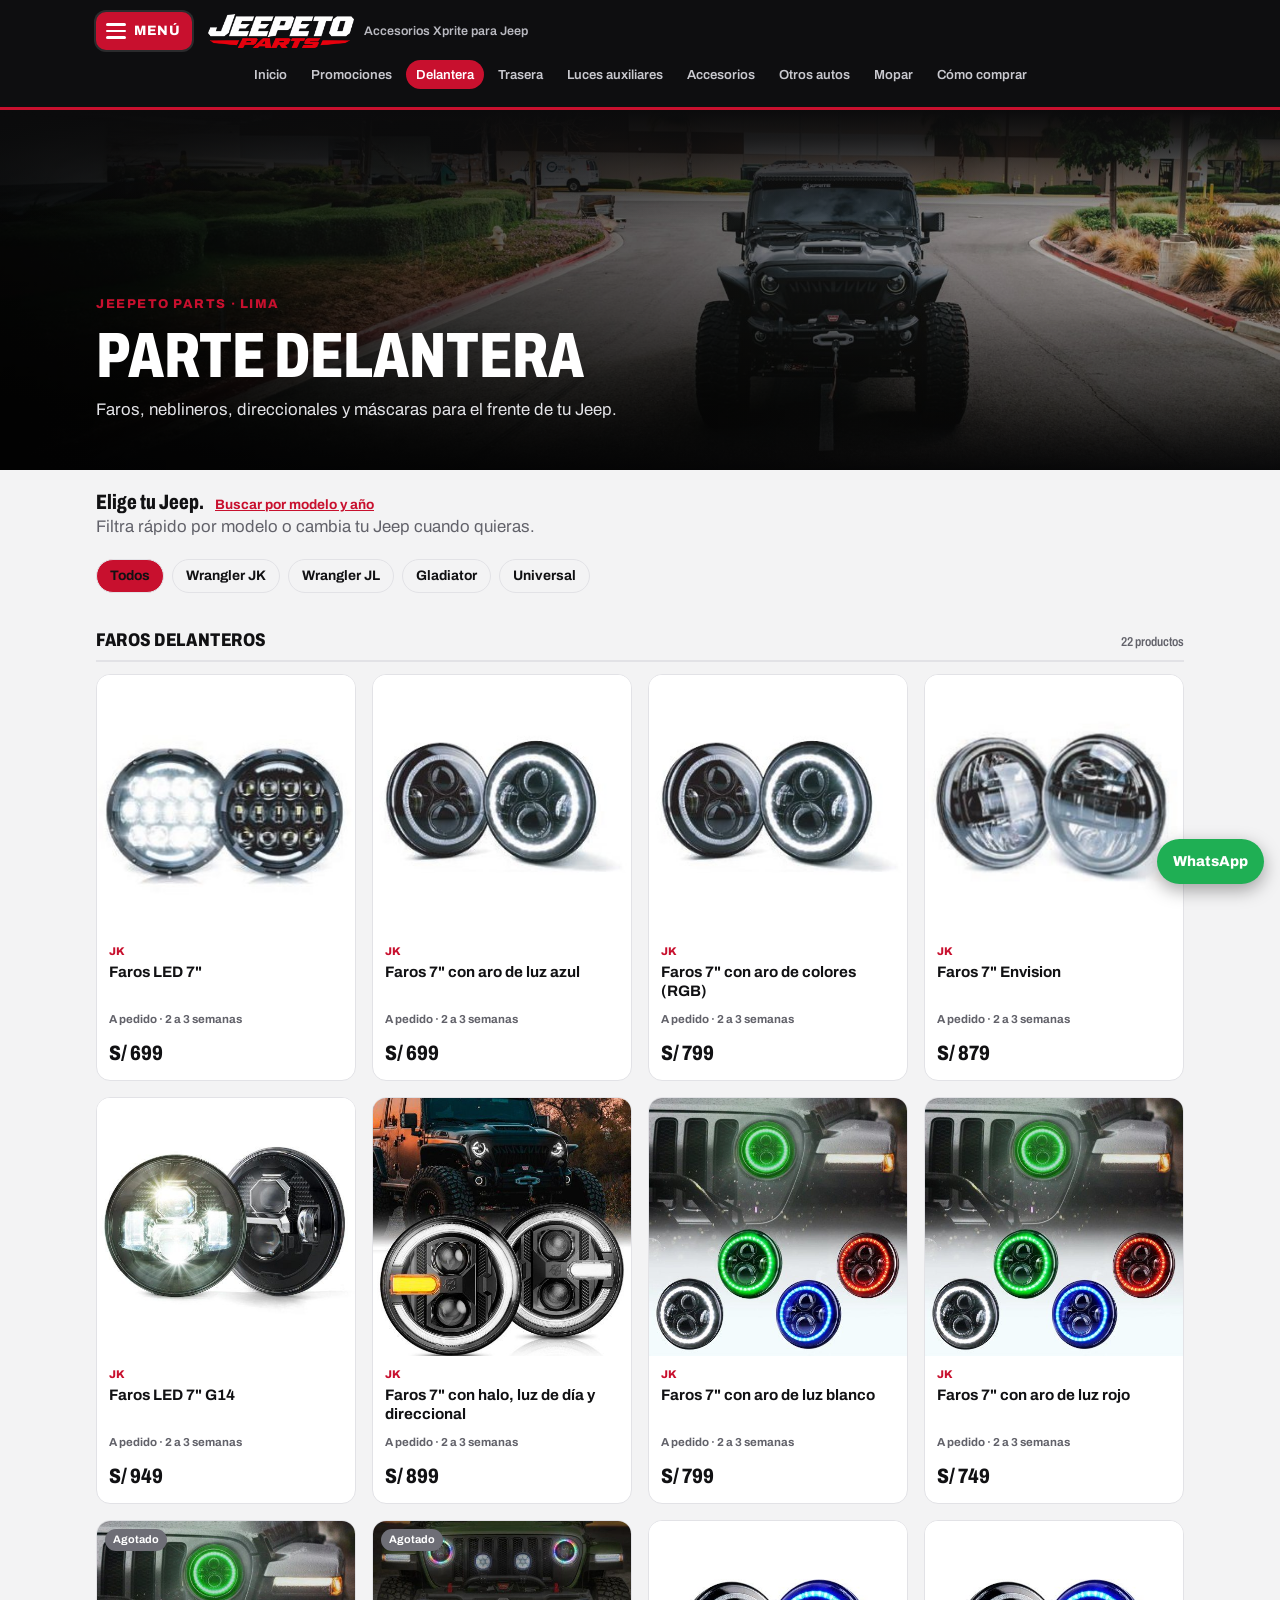
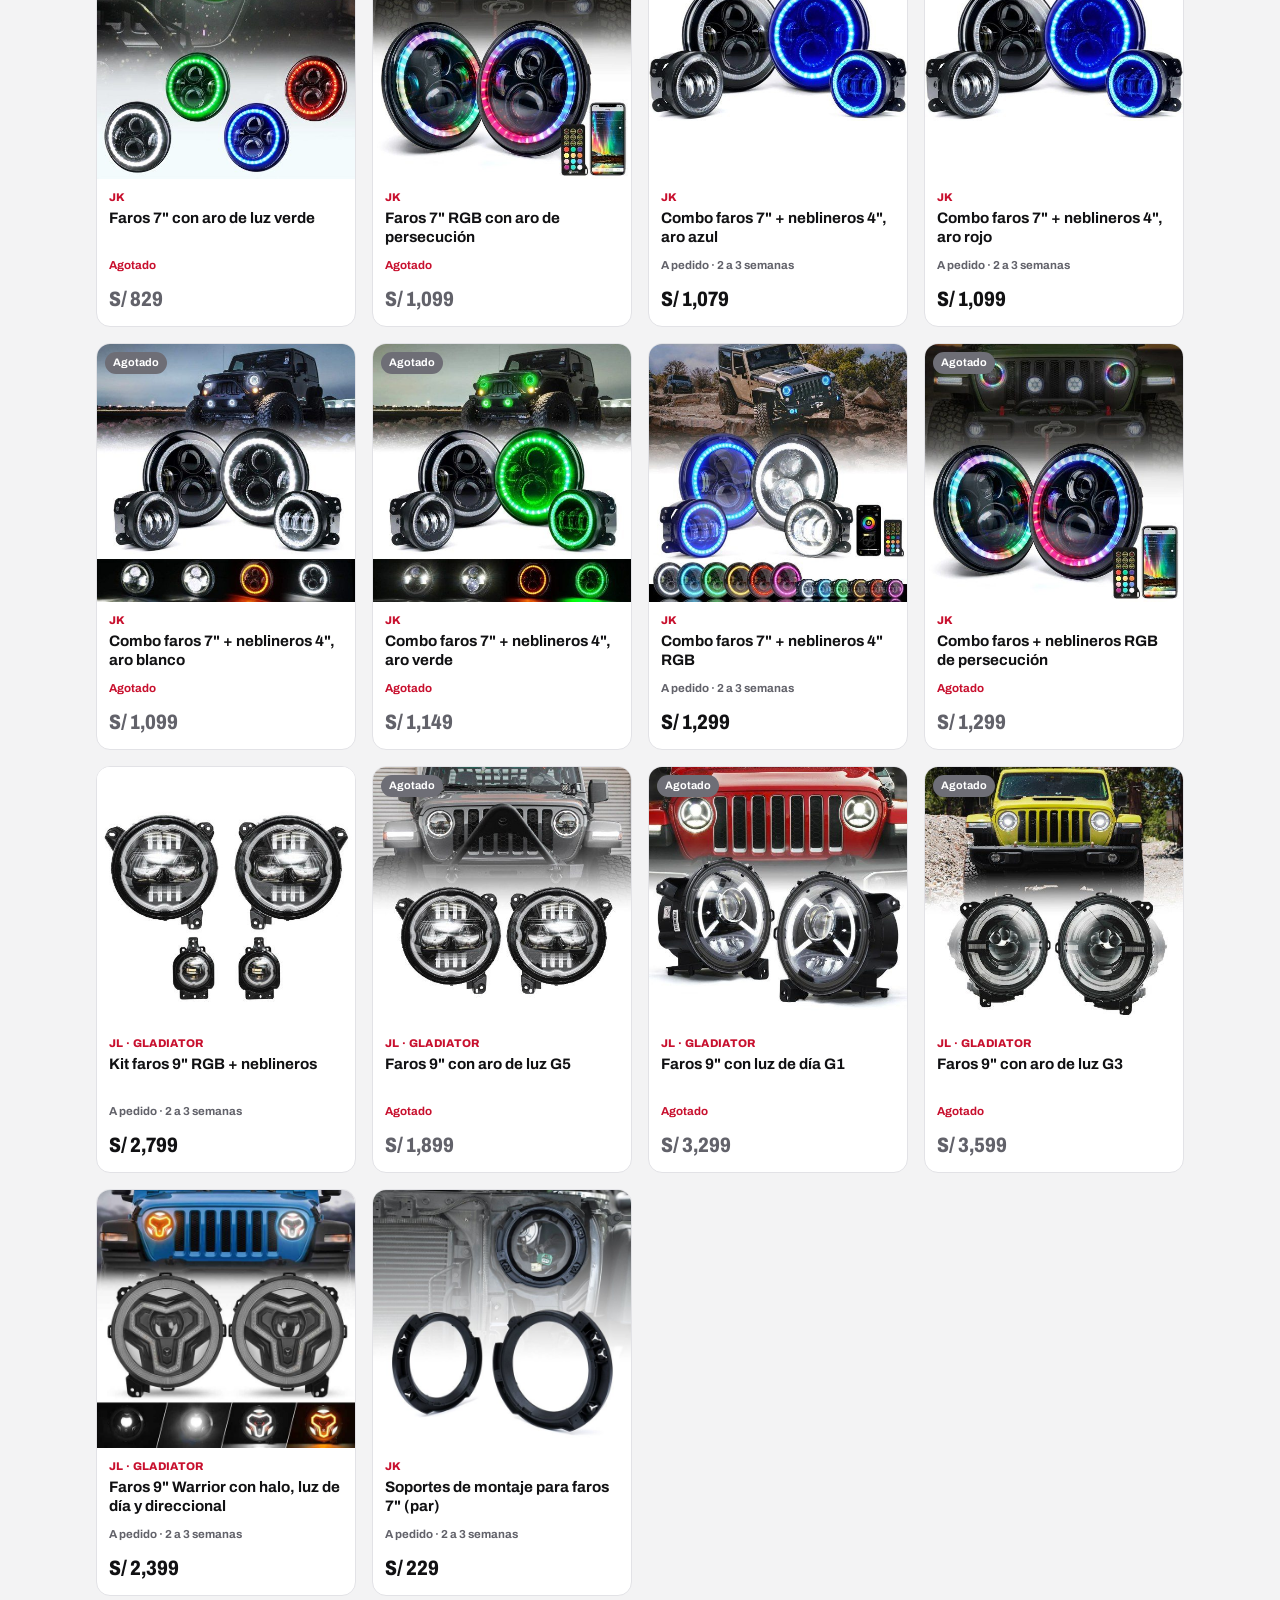
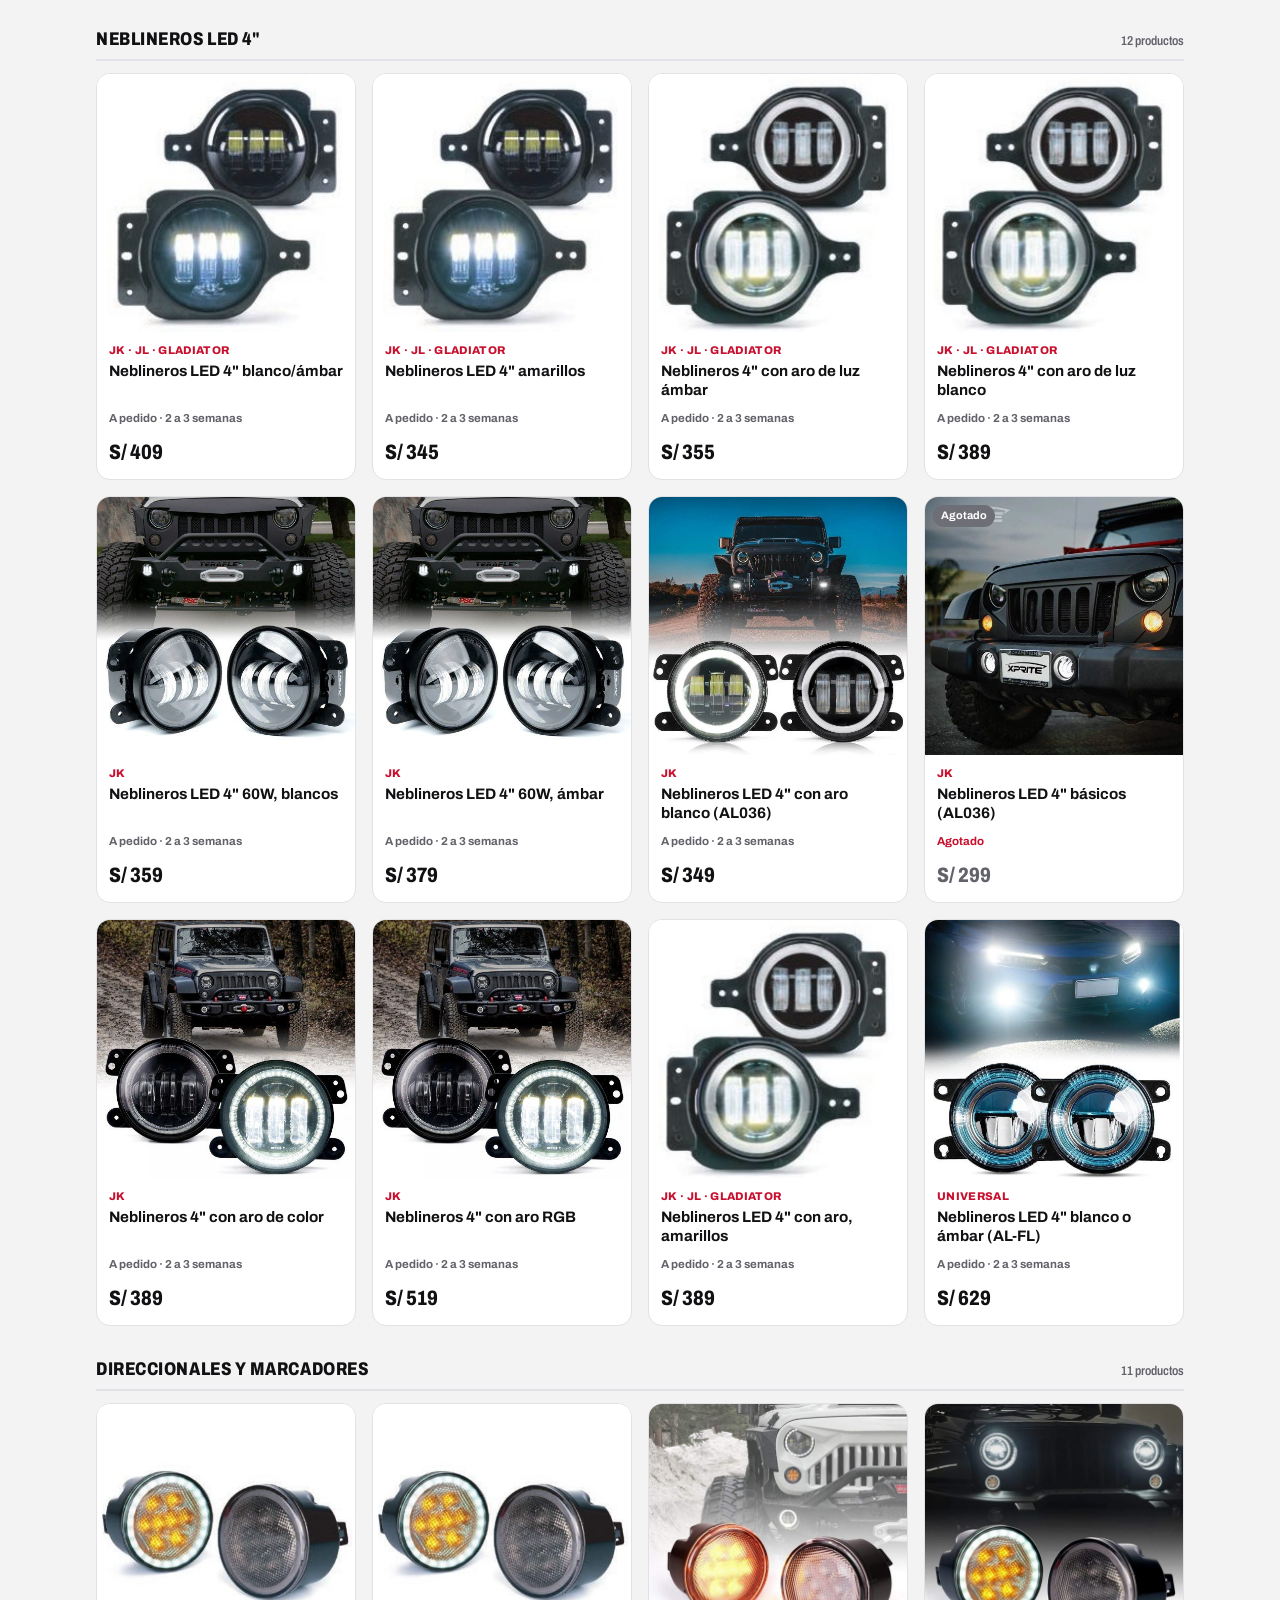
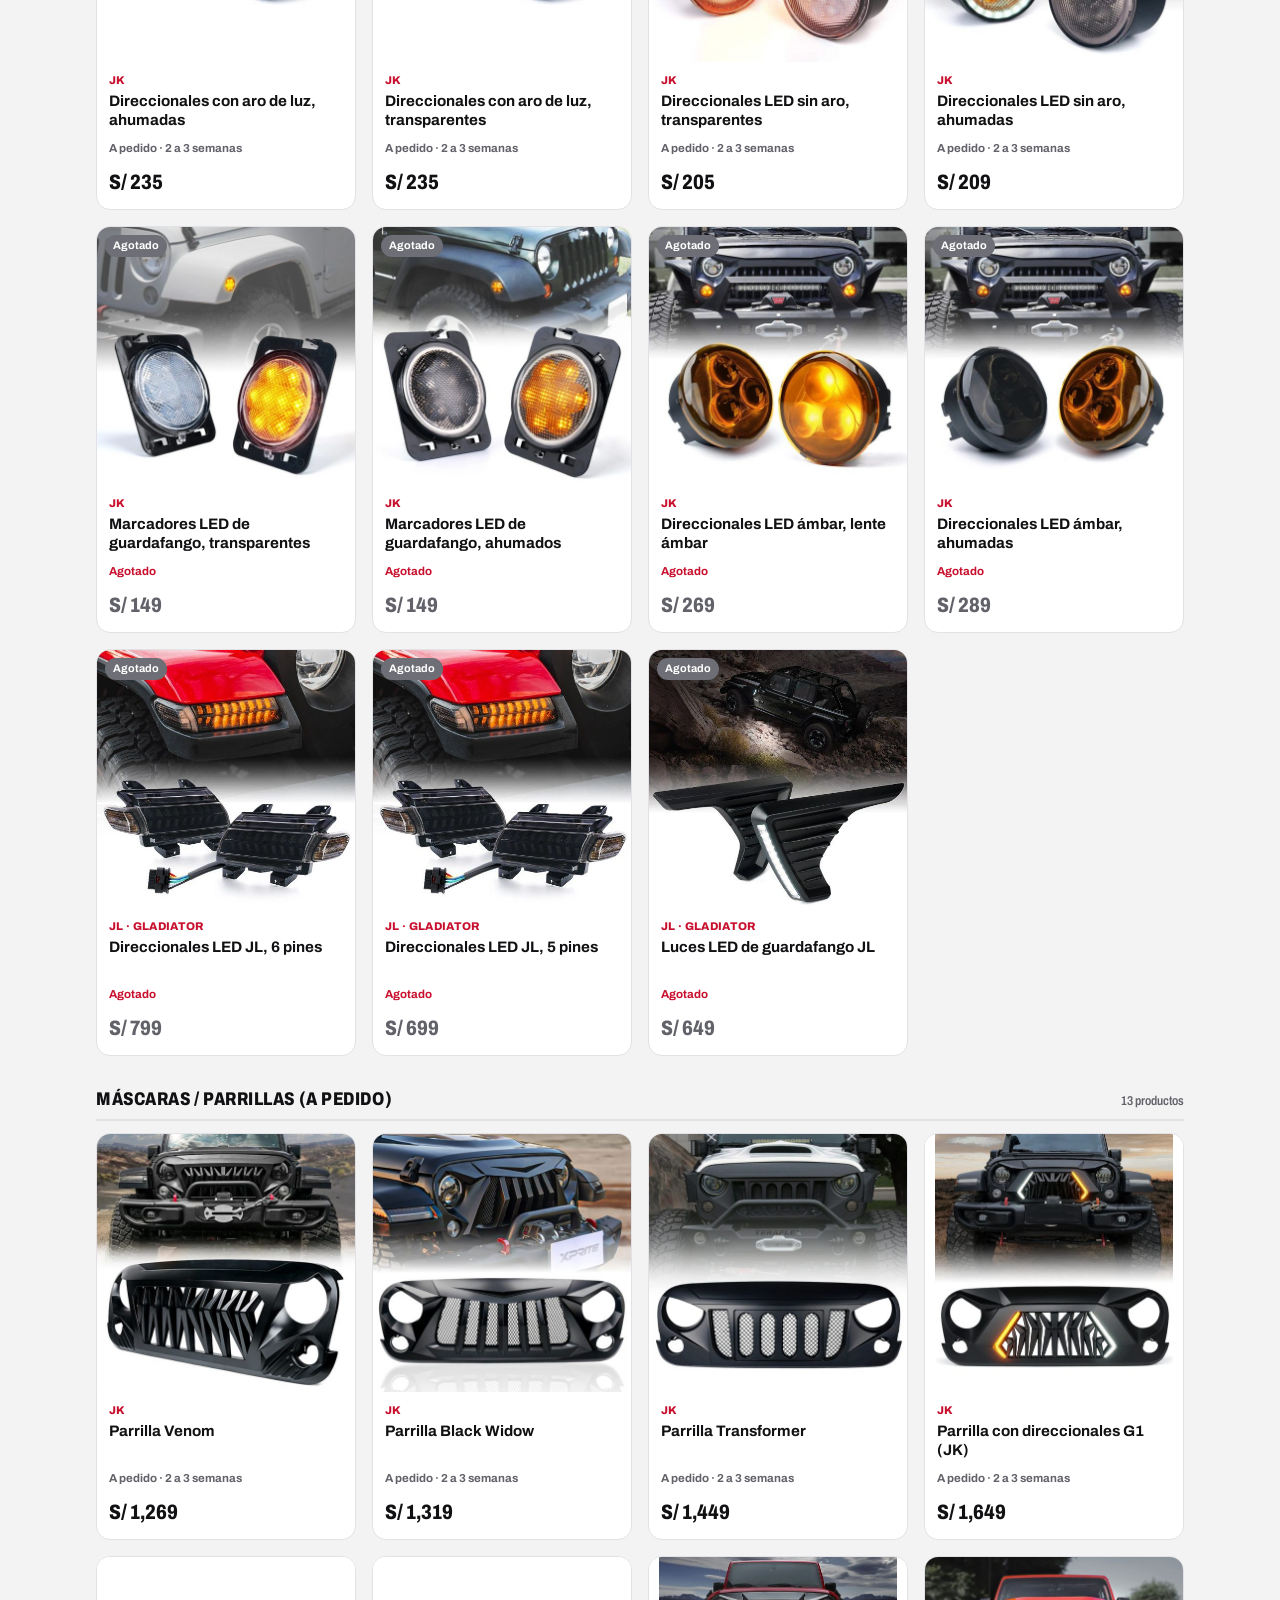
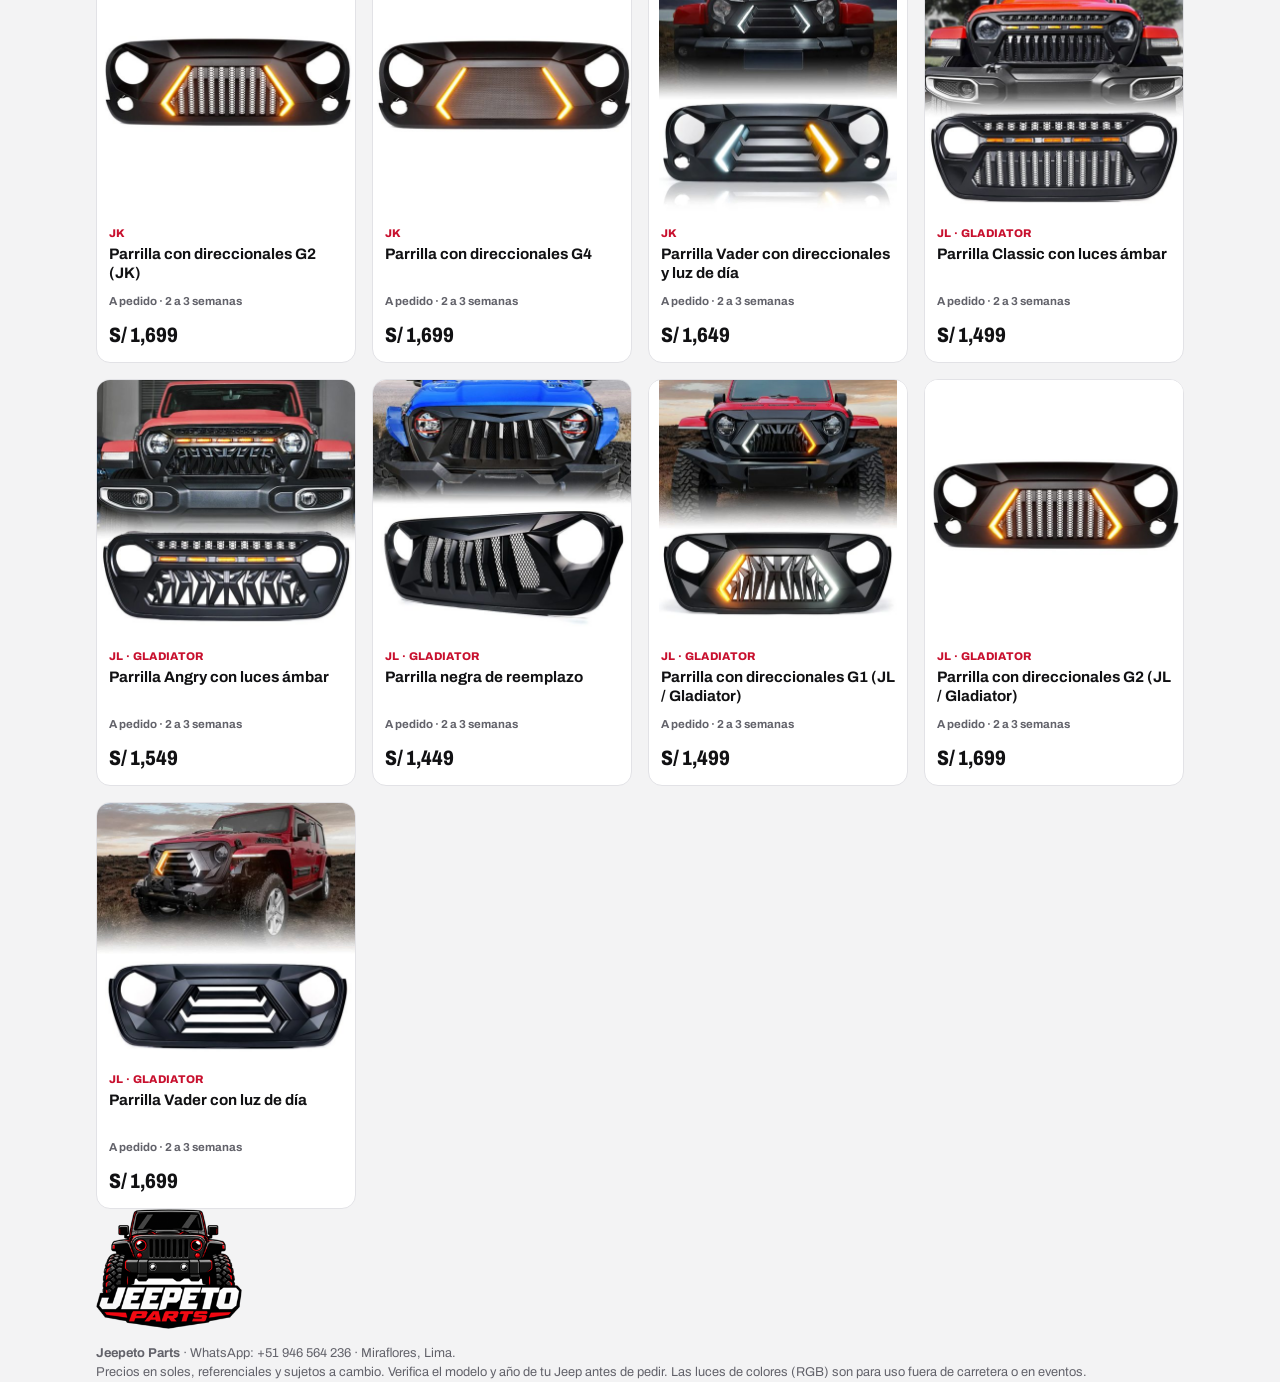
<file: delantera.html>
<!DOCTYPE html>
<html lang="es">
<head>
<meta charset="utf-8">
<meta name="viewport" content="width=device-width, initial-scale=1, viewport-fit=cover">
<title>Jeepeto Parts · Accesorios Xprite para Jeep</title>
<meta name="description" content="Accesorios Xprite originales y repuestos Mopar para Jeep Wrangler JK, JL y Gladiator. A pedido, precios en soles. Lima.">
<meta property="og:type" content="website">
<meta property="og:title" content="Jeepeto Parts · Accesorios Xprite y repuestos Mopar para Jeep">
<meta property="og:description" content="Luces LED, máscaras y accesorios originales para tu Jeep. A pedido, precios en soles. Lima · WhatsApp +51 946 564 236.">
<meta property="og:url" content="https://soportejbm.github.io/JeepetoParts/">
<meta property="og:image" content="https://soportejbm.github.io/JeepetoParts/img/og.jpg">
<meta property="og:image:width" content="1200">
<meta property="og:image:height" content="630">
<meta property="og:locale" content="es_PE">
<meta name="twitter:card" content="summary_large_image">
<link rel="icon" type="image/png" href="img/favicon.png">
<link rel="preconnect" href="https://fonts.googleapis.com">
<link rel="preconnect" href="https://fonts.gstatic.com" crossorigin>
<link href="https://fonts.googleapis.com/css2?family=Archivo:wdth,wght@62..125,400..800&display=swap" rel="stylesheet">
<link rel="stylesheet" href="css/styles.css?v=202611171114">
</head>
<body data-mode="files" data-page="delantera">
<header class="top">
  <div class="brand"><button class="menu-btn" id="menuBtn" aria-label="Abrir menú" aria-expanded="false" aria-controls="drawer"><span class="bars"><span></span><span></span><span></span></span>Menú</button><img class="logo" src="img/wordmark.png" alt="Jeepeto Parts" width="150" height="35"><b class="sr">Jeepeto Parts</b><small class="sub">Accesorios Xprite para Jeep</small></div>
  <nav class="subnav" aria-label="Páginas">
    <a data-page-link="inicio">Inicio</a><a data-page-link="promociones">Promociones</a><a data-page-link="delantera">Delantera</a><a data-page-link="trasera">Trasera</a><a data-page-link="auxiliares">Luces auxiliares</a><a data-page-link="accesorios">Accesorios</a><a data-page-link="otros">Otros autos</a><a data-page-link="inicio" data-anchor="mopar">Mopar</a><a data-page-link="inicio" data-anchor="comprar">Cómo comprar</a>
  </nav>
</header>
<div class="overlay" id="overlay" hidden></div>
<nav class="drawer" id="drawer" aria-label="Menú de categorías" aria-hidden="true">
  <div class="drawer-head"><img class="logo" src="img/wordmark.png" alt="Jeepeto Parts" width="150" height="35"><button class="drawer-close" id="drawerClose" aria-label="Cerrar menú">✕</button></div>
  <div id="drawerList"></div>
  <div class="drawer-group">Información</div>
  <a class="drawer-link" data-page-link="inicio" data-anchor="mopar">Repuestos Mopar a pedido</a>
  <a class="drawer-link" data-page-link="inicio" data-anchor="xprite">¿Por qué Xprite?</a>
  <a class="drawer-link" data-page-link="inicio" data-anchor="comprar">Cómo comprar</a>
  <a class="drawer-link wa-link" href="https://wa.me/51946564236" target="_blank" rel="noopener">Escríbenos por WhatsApp</a>
</nav>


<main class="wrap">
  <section class="hero home-only">
  <div class="hero-txt">
    <p class="eyebrow">Jeepeto Parts · Lima</p>
    <h1>Tu Jeep.<br><span>Mejor equipado.</span></h1>
    <p class="hero-sub">Luces LED y accesorios originales Xprite, traídos a pedido para tu Wrangler o Gladiator.</p>
    <div class="hero-cta"><a class="btn-main" href="#zonas" data-go="zonas">Ver accesorios</a><a class="btn-ghost btn-wa" href="https://wa.me/51946564236?text=Hola%20Jeepeto%20Parts%2C%20quiero%20cotizar%20un%20accesorio%20para%20mi%20Jeep" target="_blank" rel="noopener">Cotizar por WhatsApp</a></div>
    <ul class="facts"><li>Originales Xprite</li><li>A pedido · 2 a 3 semanas</li><li>Instalación desde S/ 80</li></ul>
  </div>
  <div class="hero-img hero-own"><img src="img/jeepeto-hero-real.jpg" srcset="img/jeepeto-hero-real-m.jpg 820w, img/jeepeto-hero-real.jpg 972w" sizes="(max-width:640px) 100vw, 60vw" fetchpriority="high" alt="Jeepeto, Jeep Wrangler Rubicon de frente con los faros LED encendidos en la playa"></div>
</section>

  <section class="page-head cat-only">
    <div class="hero-img"><img src="img/lifehero.jpg" alt="" loading="lazy"></div>
    <div class="ph-txt">
      <p class="eyebrow">Jeepeto Parts · Lima</p>
      <h1 id="pageTitle"></h1>
      <p class="lead" id="pageSub"></p>
    </div>
  </section>

  <section class="finder home-only" id="mijeep">
    <h2 class="big">Busca por tu Jeep.</h2>
    <p class="lead">Elige modelo, año y puertas. Te mostramos solo lo que le queda, y lo usamos en todas las secciones.</p>
    <div class="fd-form">
      <label>Modelo<select id="fdModel"><option value="">Elige…</option><option value="jk">Wrangler JK (2007-2018)</option><option value="jl">Wrangler JL (2018 en adelante)</option><option value="jt">Gladiator JT (2020 en adelante)</option><option value="otro">Otro (CJ, YJ, TJ…)</option></select></label>
      <label>Año<select id="fdYear" disabled><option value="">—</option></select></label>
      <label>Puertas<select id="fdDoors" disabled><option value="">—</option><option value="2">2 puertas</option><option value="4">4 puertas (Unlimited)</option></select></label>
      <label>Versión <small>(opcional)</small><select id="fdVer"><option value="">No sé</option><option>Sport</option><option>Sahara</option><option>Rubicon</option><option>Otra</option></select></label>
      <button class="btn-main" id="fdGo" disabled>Ver accesorios</button>
    </div>
    <div id="fdOut" aria-live="polite"></div>
  </section>

  <section class="zones home-only" id="zonas">
    <h2 class="big">Explora por zona.</h2>
    <p class="lead">Elige qué parte de tu Jeep quieres mejorar.</p>
    <div class="zone-grid" id="zoneGrid"></div>
  </section>

  <section class="feat home-only" id="destacados">
    <h2 class="big">Destacados.</h2>
    <p class="lead">Lo que más transforma un Jeep, en un vistazo.</p>
    <div class="feat-row" id="featRow"></div>
  </section>

  <section class="gal home-only" aria-label="Jeeps equipados con Xprite">
    <h3>Así se ven con Xprite</h3>
    <div class="gal-row">
      <figure data-code="ZS-0128K-JK" tabindex="0" role="button"><img src="img/life9.jpg" alt="Wrangler JK" loading="lazy"><figcaption>Wrangler JK</figcaption></figure>
      <figure data-code="JL-FL-JL-G1" tabindex="0" role="button"><img src="img/life5.jpg" alt="Wrangler JL Rubicon" loading="lazy"><figcaption>Wrangler JL Rubicon</figcaption></figure>
      <figure data-code="XP-JL-TL-JK-G12-CLR" tabindex="0" role="button"><img src="img/life4.jpg" alt="Stops LED Savage" loading="lazy"><figcaption>Stops LED Savage</figcaption></figure>
      <figure data-code="TS-JL-SMK-G1" tabindex="0" role="button"><img src="img/life6.jpg" alt="Wrangler JL" loading="lazy"><figcaption>Wrangler JL</figcaption></figure>
      <figure data-code="HL-JL-R9IN-G5" tabindex="0" role="button"><img src="img/life3.jpg" alt="Gladiator" loading="lazy"><figcaption>Gladiator</figcaption></figure>
    </div>
    <p class="gal-note">Fotos de referencia de Xprite.</p>
  </section>

  <section class="real home-only" id="jeepeto" aria-label="Nuestro Jeep">
    <div class="real-head">
      <span class="ml">Nuestro Jeep</span>
      <h2 class="big">Este es Jeepeto.</h2>
      <p class="lead">Wrangler Rubicon 2009, 4 puertas. El Jeep que le da nombre a la tienda y donde probamos las luces antes de recomendártelas. Fotos reales, solo con ajuste de color.</p>
    </div>
    <div class="real-grid">
      <img class="r-main" src="img/jeepeto-1.jpg" alt="Jeepeto en la playa, vista de tres cuartos" loading="lazy">
      <img src="img/jeepeto-2.jpg" alt="Faros LED de Jeepeto de cerca" loading="lazy">
      <img src="img/jeepeto-3.jpg" alt="Jeepeto de frente con los faros LED encendidos" loading="lazy">
      <img class="r-wide" src="img/jeepeto-5.jpg" alt="Frente de Jeepeto con sus faros LED" loading="lazy">
    </div>
  </section>

  <section class="mopar home-only" id="mopar">
    <div>
      <span class="ml">También a pedido</span>
      <h2>Repuestos 100% originales Mopar</h2>
      <p>Traemos cualquier pieza original Mopar para tu Jeep. Solo envíanos el <b>código de la pieza</b> (número de parte Mopar) y te pasamos la cotización.</p>
      <p class="tip">¿No tienes el código? Suele venir grabado o en una etiqueta en la pieza original. También puedes mandarnos el VIN de tu Jeep y una foto de la pieza.</p>
    </div>
    <a class="wa" id="moparbtn" href="https://wa.me/51946564236" target="_blank" rel="noopener">Cotizar por WhatsApp</a>
  </section>

  <section class="shop cat-only" id="catalogo">
    <h2 class="big" id="catTitle">Elige tu Jeep.</h2>
    <p class="lead">Filtra rápido por modelo o cambia tu Jeep cuando quieras.</p>
    <nav class="filters" id="filters" aria-label="Filtrar por modelo"></nav>
  </section>
  <div id="list" class="cat-only"></div>

  <section class="cmp only-trasera" id="comparar">
    <h2 class="big">¿Qué stop te conviene?</h2>
    <p class="lead">Cuatro estilos de stops LED para Wrangler JK, lado a lado.</p>
    <div class="cmp-wrap"><table class="cmp-table" id="cmpTable"></table></div>
    <p class="cmp-note">Importante: estos stops usan el enchufe americano del JK. Algunos JK vendidos fuera de EE.UU. traen enchufe europeo. Antes de pedir, mándanos una foto del enchufe de tu stop y te confirmamos.</p>
  </section>

  <section class="why home-only" id="xprite">
    <h2>¿Por qué Xprite?</h2>
    <div class="wg">
      <div><b>Marca de California</b><span>Con base en Chino, California, desde 2014. Especialistas en luces LED y accesorios off-road.</span></div>
      <div><b>Hecho a medida</b><span>Diseñado para cada modelo: calza sin modificar y la mayoría se conecta directo.</span></div>
      <div><b>Garantía de 1 año</b><span>Si falla por defecto de fábrica, gestionamos el cambio y pagamos el envío del reemplazo.</span></div>
      <div><b>Calidad a buen precio</b><span>Mejor que los genéricos, a una fracción de las marcas premium.</span></div>
    </div>
  </section>

  <section class="buy home-only" id="comprar">
    <h2>Cómo comprar</h2>
    <ol class="steps">
      <li><b>Escríbenos por WhatsApp</b><span>Toca “Lo quiero” en el producto y te llega el mensaje listo.</span></li>
      <li><b>Confirmamos tu Jeep</b><span>Revisamos que el producto le quede a tu modelo y año.</span></li>
      <li><b>Separas con el 50%</b><span>El resto lo pagas cuando el producto llega.</span></li>
      <li><b>Entrega o instalación</b><span>Te lo entregamos o lo instalamos en Miraflores y alrededores.</span></li>
    </ol>
    <div class="info">
      <div><b>Pagos</b><span>Yape, Plin y transferencia</span></div>
      <div><b>Adelanto</b><span>50% para hacer el pedido</span></div>
      <div><b>Entrega</b><span>Miraflores y zonas aledañas</span></div>
      <div><b>Instalación</b><span>Desde S/ 80, según el producto (consultar)</span></div>
      <div><b>Tiempo</b><span>2 a 3 semanas aprox.</span></div>
    </div>
    <a class="wa" href="https://wa.me/51946564236" target="_blank" rel="noopener">Escríbenos al WhatsApp +51 946 564 236</a>
  </section>
  <section class="faq home-only" id="faq">
    <h2 class="big">Preguntas frecuentes.</h2>
    <details><summary>¿Cómo sé si le queda a mi Jeep?</summary><p>Cada producto dice con qué modelo y años es compatible. Igual, antes de pedir te confirmamos por WhatsApp con el modelo y año de tu Jeep.</p></details>
    <details><summary>¿Cuánto demora?</summary><p>Entre 2 y 3 semanas aproximadamente, porque traemos cada pedido desde la tienda oficial de Xprite en EE.UU.</p></details>
    <details><summary>¿Cómo pago?</summary><p>Con Yape, Plin o transferencia. Separas el pedido con el 50% y pagas el resto cuando llega.</p></details>
    <details><summary>¿Son originales?</summary><p>Sí. Compramos directo en la tienda oficial de Xprite: productos nuevos y en su caja.</p></details>
    <details><summary>¿Tienen garantía?</summary><p>Sí, <b>1 año contra defectos de fabricación</b>. Si algo falla, escríbenos con fotos o un video de la falla y la boleta o comprobante. Nosotros gestionamos el cambio y <b>pagamos el envío del reemplazo hasta Lima</b>. Si es un defecto de fábrica, <b>te respondemos nosotros</b>, aunque el fabricante no apruebe el reclamo. El cambio demora lo mismo que un pedido nuevo (2 a 3 semanas). No cubre daños por golpes o accidentes, ni modificaciones hechas al producto. Esta garantía no reemplaza tus derechos como consumidor según la ley peruana.</p></details>
    <details><summary>¿Instalan?</summary><p>Sí, en Miraflores y alrededores, desde S/ 80 según el producto. Probamos cada luz antes de entregarla.</p></details>
    <details><summary>¿Qué pasa si un producto está agotado?</summary><p>Escríbenos igual: te avisamos cuando vuelva a estar disponible o te recomendamos una alternativa.</p></details>
    <details><summary>¿Traen repuestos Mopar?</summary><p>Sí, solo originales y a pedido. Envíanos el código de la pieza (o el VIN y una foto) y te cotizamos.</p></details>
  </section>
  <section class="ctaband home-only" aria-label="Cotiza tu accesorio">
    <img src="img/jeepeto-hero-m.jpg" srcset="img/jeepeto-hero-m.jpg 820w, img/jeepeto-hero.jpg 1536w" sizes="100vw" alt="" loading="lazy">
    <div class="cta-txt">
      <h2>¿Listo para equipar tu Jeep?</h2>
      <p>Dinos tu modelo y año, y te armamos la cotización por WhatsApp.</p>
      <a class="btn-main btn-wa" href="https://wa.me/51946564236?text=Hola%20Jeepeto%20Parts%2C%20quiero%20cotizar%20accesorios%20para%20mi%20Jeep" target="_blank" rel="noopener">Cotizar por WhatsApp</a>
    </div>
  </section>
</main>

<footer class="wrap"><img class="foot-logo" src="img/logo.png" alt="Jeepeto Parts" width="110" height="90" loading="lazy"><br><b>Jeepeto Parts</b> · WhatsApp: +51 946 564 236 · Miraflores, Lima.<br>Precios en soles, referenciales y sujetos a cambio. Verifica el modelo y año de tu Jeep antes de pedir. Las luces de colores (RGB) son para uso fuera de carretera o en eventos.</footer>

<dialog id="dlg" aria-labelledby="dtitle">
  <button class="close" id="dclose" aria-label="Cerrar">✕</button>
  <div id="dbody"></div>
</dialog>
<a class="fab" href="https://wa.me/51946564236" target="_blank" rel="noopener" aria-label="Escribir por WhatsApp">WhatsApp</a>
<div class="toast" id="toast" role="status" aria-live="polite"></div>

<script src="js/productos.js?v=202611171114"></script>
<script src="js/app.js?v=202611171114"></script>
</body>
</html>
</file>
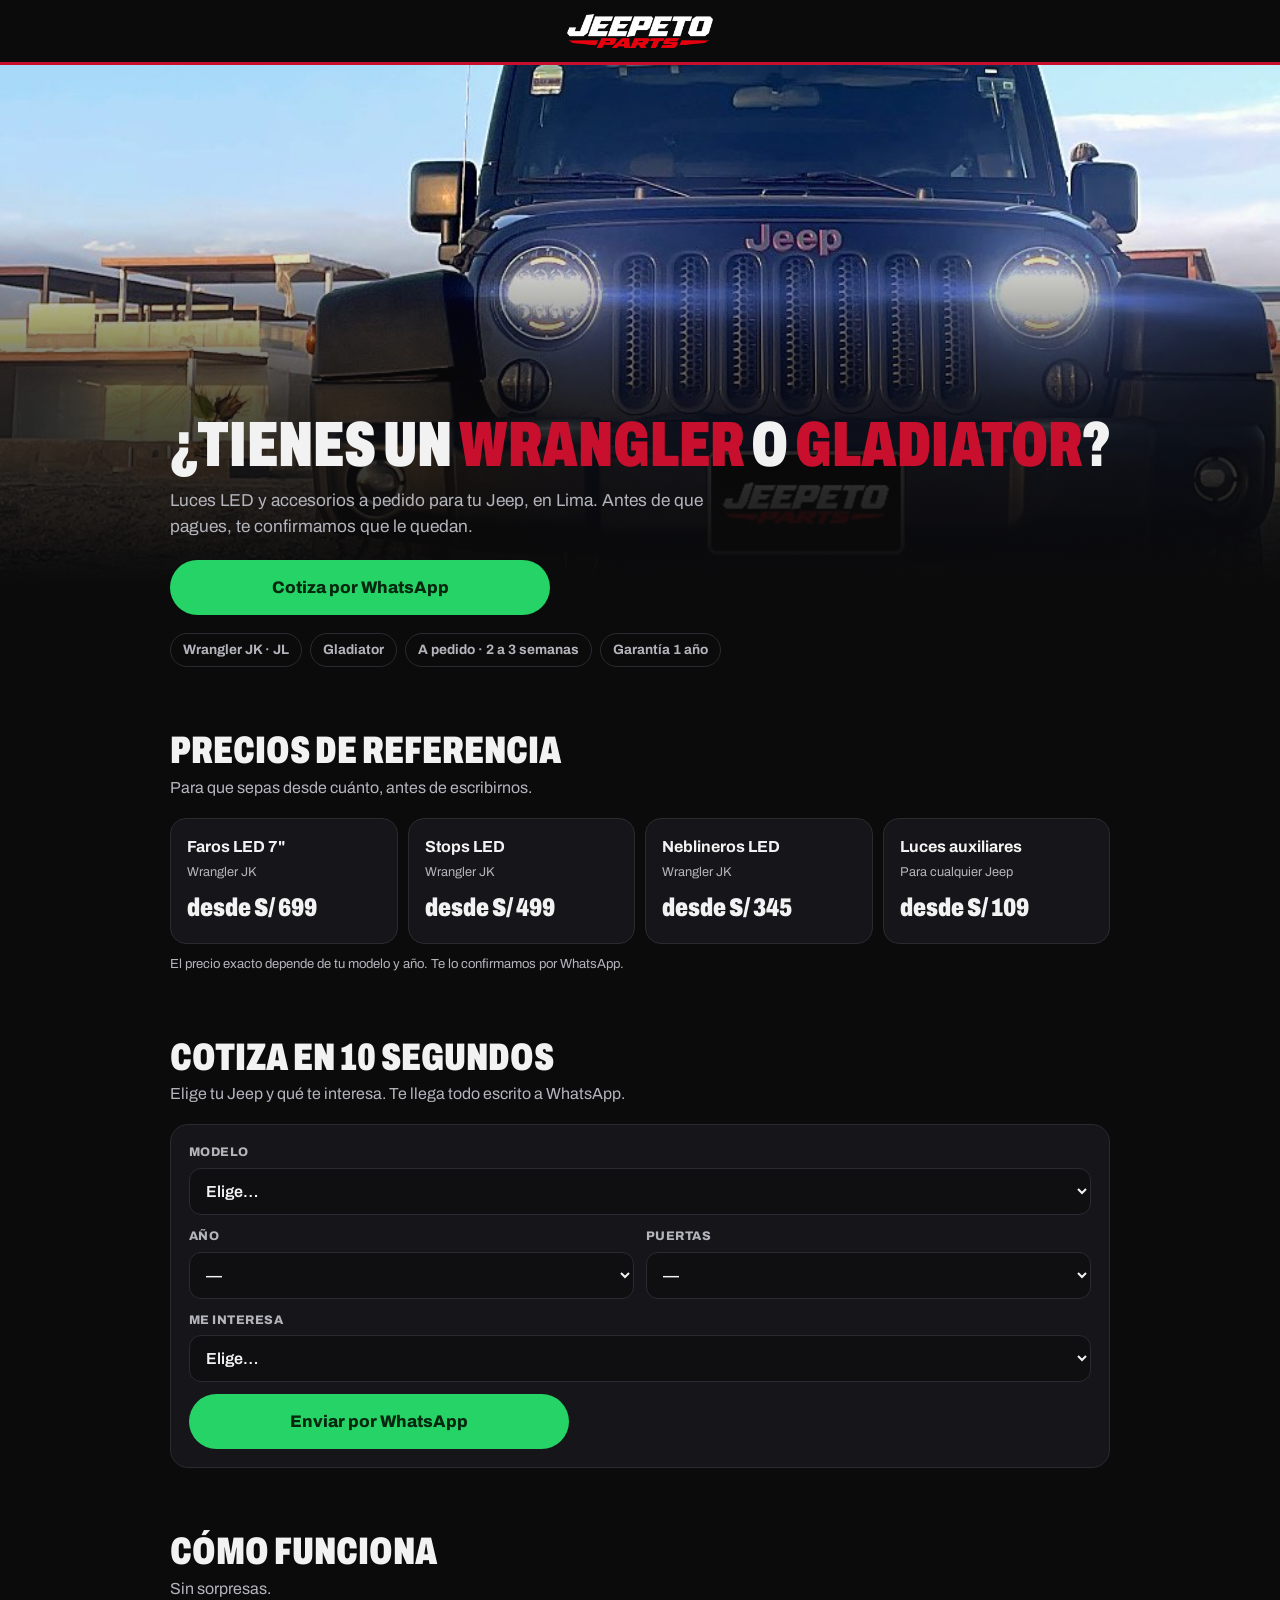
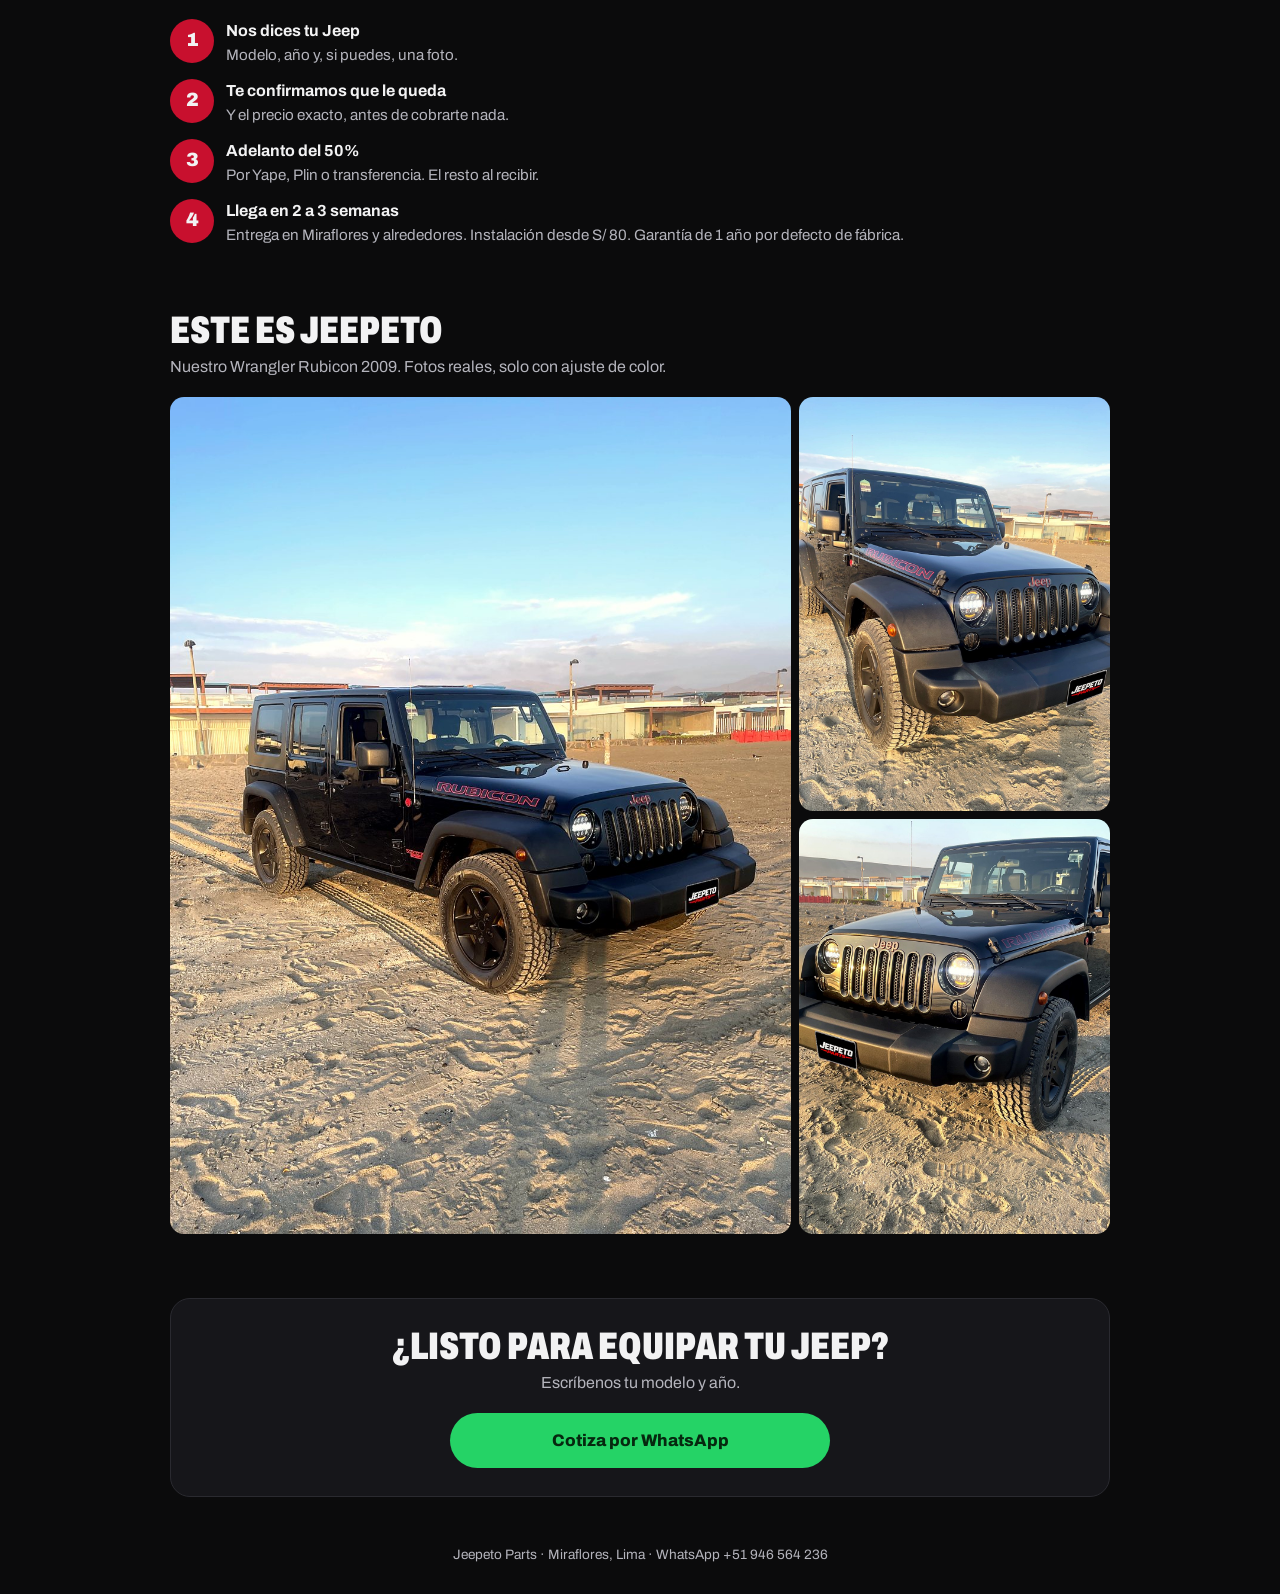
<file: jeep.html>
<!doctype html>
<html lang="es">
<head>
<meta charset="utf-8">
<meta name="viewport" content="width=device-width, initial-scale=1, viewport-fit=cover">
<title>Jeepeto Parts · Luces LED para tu Jeep en Lima</title>
<meta name="description" content="Luces LED y accesorios a pedido para Jeep Wrangler y Gladiator en Lima. Te confirmamos que le quedan a tu Jeep antes de que pagues.">
<meta name="theme-color" content="#0B0B0C">
<link rel="icon" href="img/logo.png">
<link rel="preconnect" href="https://fonts.googleapis.com">
<link rel="preconnect" href="https://fonts.gstatic.com" crossorigin>
<link href="https://fonts.googleapis.com/css2?family=Archivo:wdth,wght@62..125,400..900&display=swap" rel="stylesheet">
<style>
:root{--bg:#0B0B0C;--card:#16161A;--line:#2A2A30;--txt:#F2F2F3;--mut:#B4B4BC;--red:#C8102E;--wa:#25D366}
*{box-sizing:border-box}
html,body{margin:0;background:var(--bg);color:var(--txt);font-family:"Archivo",system-ui,-apple-system,"Segoe UI",Roboto,sans-serif;line-height:1.5}
body{padding-bottom:env(safe-area-inset-bottom,0px)}
img{max-width:100%;display:block}
.wrap{max-width:980px;margin:0 auto;padding:0 20px}
header{padding:calc(14px + env(safe-area-inset-top,0px)) 20px 14px;border-bottom:3px solid var(--red);display:flex;justify-content:center}
header img{height:34px;width:auto}
.hero{position:relative;overflow:hidden}
.hero img{width:100%;height:clamp(300px,62vw,520px);object-fit:cover;object-position:55% 55%}
.hero::after{content:"";position:absolute;inset:0;background:linear-gradient(0deg,var(--bg) 0%,rgba(11,11,12,.7) 35%,rgba(11,11,12,0) 70%)}
.hero-txt{position:relative;z-index:1;margin-top:clamp(-170px,-18vw,-120px)}
h1{font-size:clamp(2.2rem,8vw,4rem);font-weight:900;font-stretch:66%;text-transform:uppercase;line-height:.95;margin:0 0 12px}
h1 span{color:var(--red)}
.lead{font-size:1.08rem;color:var(--mut);margin:0 0 20px;max-width:560px}
.btn{display:inline-flex;align-items:center;justify-content:center;gap:8px;background:var(--wa);color:#06280F;font:inherit;font-weight:800;font-size:1.05rem;padding:15px 26px;border-radius:999px;text-decoration:none;border:0;cursor:pointer;width:100%;max-width:380px}
.btn:active{transform:scale(.98)}
.chips{display:flex;flex-wrap:wrap;gap:8px;margin:18px 0 0;padding:0;list-style:none}
.chips li{font-size:.85rem;font-weight:700;border:1px solid var(--line);border-radius:999px;padding:6px 12px;color:var(--mut)}
section{margin-top:clamp(40px,8vw,64px)}
h2{font-size:clamp(1.6rem,5vw,2.4rem);font-weight:900;font-stretch:70%;text-transform:uppercase;line-height:1;margin:0 0 6px}
.sub{color:var(--mut);margin:0 0 18px}
.prices{display:grid;grid-template-columns:repeat(auto-fit,minmax(150px,1fr));gap:10px}
.price{background:var(--card);border:1px solid var(--line);border-radius:16px;padding:16px}
.price b{display:block;font-size:1rem}
.price small{color:var(--mut);font-size:.8rem}
.price strong{display:block;font-size:clamp(1.2rem,5.2vw,1.6rem);font-weight:900;font-stretch:75%;margin-top:6px;white-space:nowrap}
.note{font-size:.82rem;color:var(--mut);margin-top:10px}
form{background:var(--card);border:1px solid var(--line);border-radius:18px;padding:18px;display:grid;gap:12px}
label{display:grid;gap:6px;font-size:.78rem;font-weight:800;text-transform:uppercase;letter-spacing:.04em;color:var(--mut)}
select{font:inherit;font-size:1rem;font-weight:600;text-transform:none;letter-spacing:0;color:var(--txt);background:#0F0F12;border:1px solid var(--line);border-radius:12px;padding:13px 12px;width:100%}
.row{display:grid;grid-template-columns:1fr 1fr;gap:12px}
.steps{display:grid;gap:12px;counter-reset:s;padding:0;margin:0;list-style:none}
.steps li{display:grid;grid-template-columns:44px 1fr;gap:12px;align-items:start}
.steps li::before{counter-increment:s;content:counter(s);display:grid;place-items:center;width:44px;height:44px;border-radius:50%;background:var(--red);font-weight:900;font-size:1.2rem}
.steps b{display:block}
.steps span{color:var(--mut);font-size:.95rem}
.pics{display:grid;grid-template-columns:2fr 1fr;grid-template-rows:1fr 1fr;gap:8px}
.pics img{width:100%;height:100%;object-fit:cover;border-radius:14px}
.pics img:first-child{grid-row:1/3;aspect-ratio:3/4}
.final{text-align:center;background:var(--card);border:1px solid var(--line);border-radius:20px;padding:28px 18px}
.final .btn{margin:0 auto}
footer{margin:48px 0 28px;text-align:center;color:var(--mut);font-size:.85rem}
.float{position:fixed;right:16px;bottom:calc(16px + env(safe-area-inset-bottom,0px));width:auto;padding:13px 20px;box-shadow:0 6px 20px rgba(0,0,0,.4);z-index:10}
@media (min-width:760px){.float{display:none}}
</style>
</head>
<body>
<header><img src="img/wordmark.png" alt="Jeepeto Parts" width="146" height="34"></header>

<div class="hero"><img src="img/jeepeto-hero-real.jpg" srcset="img/jeepeto-hero-real-m.jpg 820w, img/jeepeto-hero-real.jpg 972w" sizes="100vw" alt="Jeep Wrangler Rubicon de frente con faros LED encendidos" fetchpriority="high"></div>

<main class="wrap">
  <div class="hero-txt">
    <h1>¿Tienes un <span>Wrangler</span> o <span>Gladiator</span>?</h1>
    <p class="lead">Luces LED y accesorios a pedido para tu Jeep, en Lima. Antes de que pagues, te confirmamos que le quedan.</p>
    <a class="btn wa" href="#" data-msg="Hola Jeepeto Parts, vengo de TikTok. Quiero cotizar luces para mi Jeep.">Cotiza por WhatsApp</a>
    <ul class="chips"><li>Wrangler JK · JL</li><li>Gladiator</li><li>A pedido · 2 a 3 semanas</li><li>Garantía 1 año</li></ul>
  </div>

  <section>
    <h2>Precios de referencia</h2>
    <p class="sub">Para que sepas desde cuánto, antes de escribirnos.</p>
    <div class="prices">
      <div class="price"><b>Faros LED 7"</b><small>Wrangler JK</small><strong>desde S/ 699</strong></div>
      <div class="price"><b>Stops LED</b><small>Wrangler JK</small><strong>desde S/ 499</strong></div>
      <div class="price"><b>Neblineros LED</b><small>Wrangler JK</small><strong>desde S/ 345</strong></div>
      <div class="price"><b>Luces auxiliares</b><small>Para cualquier Jeep</small><strong>desde S/ 109</strong></div>
    </div>
    <p class="note">El precio exacto depende de tu modelo y año. Te lo confirmamos por WhatsApp.</p>
  </section>

  <section>
    <h2>Cotiza en 10 segundos</h2>
    <p class="sub">Elige tu Jeep y qué te interesa. Te llega todo escrito a WhatsApp.</p>
    <form id="f" onsubmit="return false">
      <label>Modelo
        <select id="m"><option value="">Elige…</option><option>Wrangler JK (2007-2018)</option><option>Wrangler JL (2018 en adelante)</option><option>Gladiator (2020 en adelante)</option><option>Otro Jeep</option></select>
      </label>
      <div class="row">
        <label>Año<select id="y"><option value="">—</option></select></label>
        <label>Puertas<select id="d"><option value="">—</option><option>2 puertas</option><option>4 puertas</option></select></label>
      </div>
      <label>Me interesa
        <select id="i"><option value="">Elige…</option><option>Faros delanteros</option><option>Stops traseros</option><option>Neblineros</option><option>Direccionales</option><option>Luces auxiliares / barras</option><option>Varias cosas</option></select>
      </label>
      <button class="btn" id="send" type="button">Enviar por WhatsApp</button>
    </form>
  </section>

  <section>
    <h2>Cómo funciona</h2>
    <p class="sub">Sin sorpresas.</p>
    <ol class="steps">
      <li><div><b>Nos dices tu Jeep</b><span>Modelo, año y, si puedes, una foto.</span></div></li>
      <li><div><b>Te confirmamos que le queda</b><span>Y el precio exacto, antes de cobrarte nada.</span></div></li>
      <li><div><b>Adelanto del 50%</b><span>Por Yape, Plin o transferencia. El resto al recibir.</span></div></li>
      <li><div><b>Llega en 2 a 3 semanas</b><span>Entrega en Miraflores y alrededores. Instalación desde S/ 80. Garantía de 1 año por defecto de fábrica.</span></div></li>
    </ol>
  </section>

  <section>
    <h2>Este es Jeepeto</h2>
    <p class="sub">Nuestro Wrangler Rubicon 2009. Fotos reales, solo con ajuste de color.</p>
    <div class="pics">
      <img src="img/jeepeto-1.jpg" alt="Jeepeto en la playa" loading="lazy">
      <img src="img/jeepeto-2.jpg" alt="Faros LED de Jeepeto" loading="lazy">
      <img src="img/jeepeto-5.jpg" alt="Frente de Jeepeto" loading="lazy">
    </div>
  </section>

  <section class="final">
    <h2>¿Listo para equipar tu Jeep?</h2>
    <p class="sub">Escríbenos tu modelo y año.</p>
    <a class="btn wa" href="#" data-msg="Hola Jeepeto Parts, vengo de TikTok. Quiero cotizar luces para mi Jeep.">Cotiza por WhatsApp</a>
  </section>

  <footer>Jeepeto Parts · Miraflores, Lima · WhatsApp +51 946 564 236</footer>
</main>

<a class="btn wa float" href="#" data-msg="Hola Jeepeto Parts, vengo de TikTok. Quiero cotizar luces para mi Jeep.">WhatsApp</a>

<script>
const WA="51946564236";
const link=m=>"https://wa.me/"+WA+"?text="+encodeURIComponent(m);
document.querySelectorAll("a.wa").forEach(a=>a.href=link(a.dataset.msg));
const R={"Wrangler JK (2007-2018)":[2007,2018],"Wrangler JL (2018 en adelante)":[2018,2026],"Gladiator (2020 en adelante)":[2020,2026]};
const m=document.getElementById("m"),y=document.getElementById("y"),d=document.getElementById("d"),i=document.getElementById("i");
m.onchange=()=>{const r=R[m.value];let h='<option value="">—</option>';if(r)for(let a=r[1];a>=r[0];a--)h+="<option>"+a+"</option>";y.innerHTML=h;
  if(m.value.startsWith("Gladiator"))d.value="4 puertas";};
document.getElementById("send").onclick=()=>{
  const jeep=[m.value?m.value.replace(/ \(.*\)/,""):"Jeep",y.value,d.value].filter(Boolean).join(" · ");
  const msg="Hola Jeepeto Parts, vengo de TikTok.\n• Mi Jeep: "+jeep+(i.value?"\n• Me interesa: "+i.value:"")+"\n¿Qué me recomiendan y cuánto sale?";
  window.open(link(msg),"_blank","noopener");
};
</script>
</body>
</html>
</file>
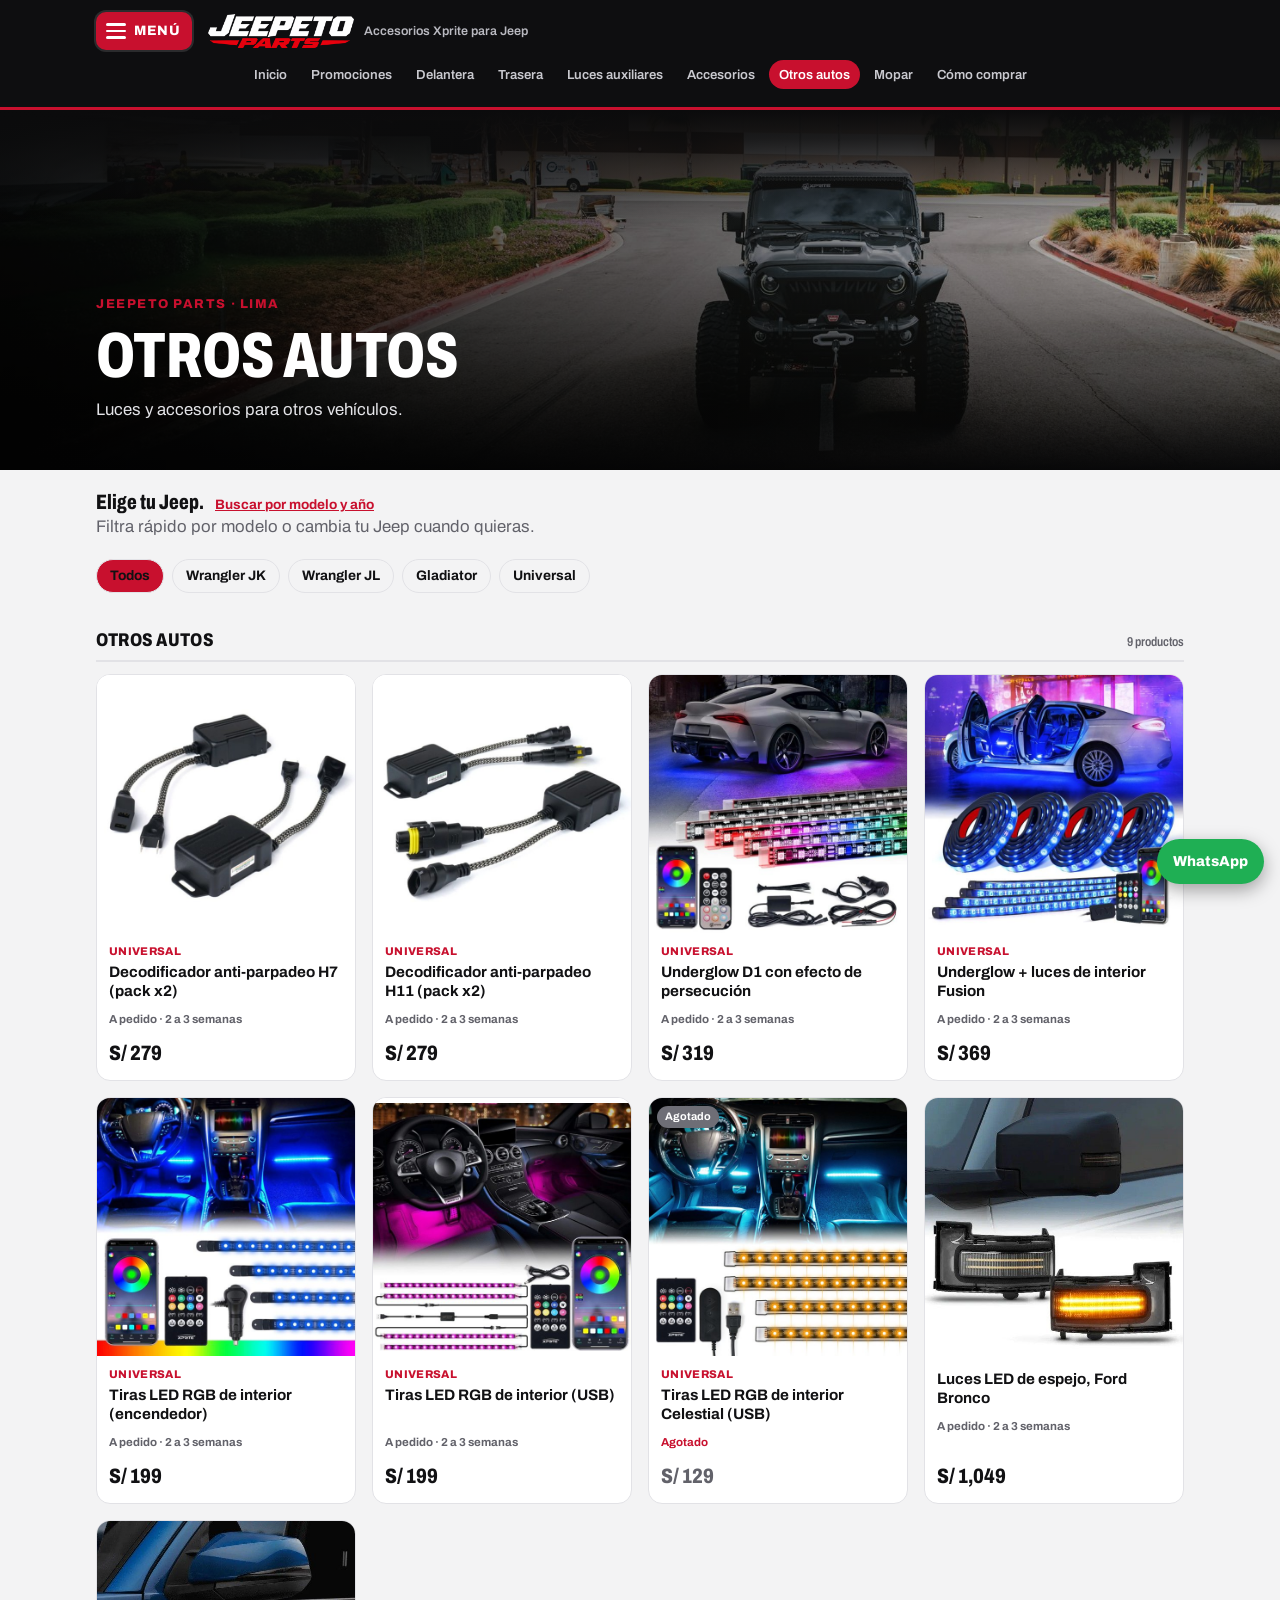
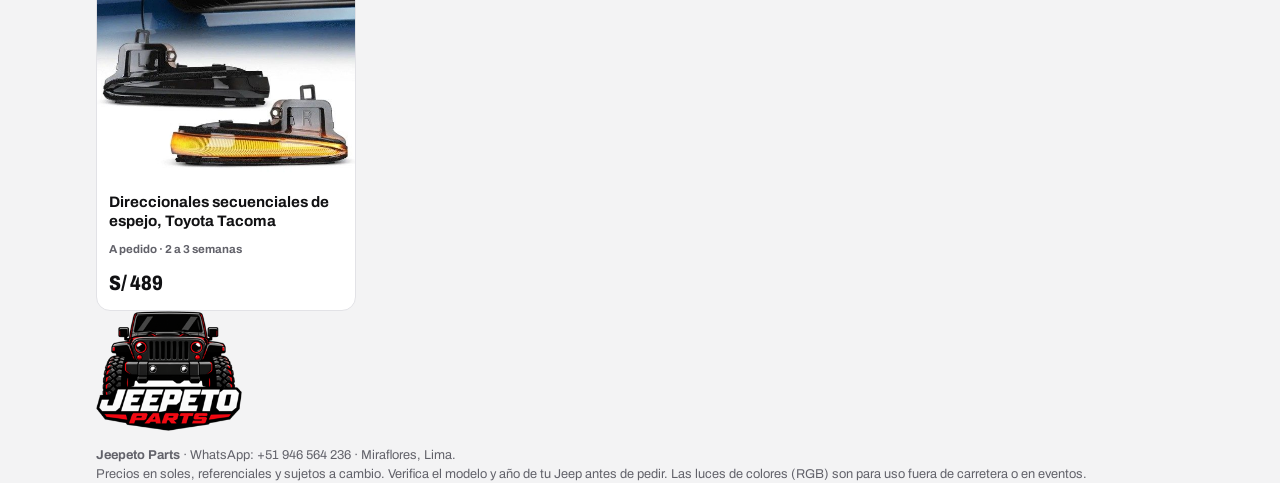
<file: otros.html>
<!DOCTYPE html>
<html lang="es">
<head>
<meta charset="utf-8">
<meta name="viewport" content="width=device-width, initial-scale=1, viewport-fit=cover">
<title>Jeepeto Parts · Accesorios Xprite para Jeep</title>
<meta name="description" content="Accesorios Xprite originales y repuestos Mopar para Jeep Wrangler JK, JL y Gladiator. A pedido, precios en soles. Lima.">
<meta property="og:type" content="website">
<meta property="og:title" content="Jeepeto Parts · Accesorios Xprite y repuestos Mopar para Jeep">
<meta property="og:description" content="Luces LED, máscaras y accesorios originales para tu Jeep. A pedido, precios en soles. Lima · WhatsApp +51 946 564 236.">
<meta property="og:url" content="https://soportejbm.github.io/JeepetoParts/">
<meta property="og:image" content="https://soportejbm.github.io/JeepetoParts/img/og.jpg">
<meta property="og:image:width" content="1200">
<meta property="og:image:height" content="630">
<meta property="og:locale" content="es_PE">
<meta name="twitter:card" content="summary_large_image">
<link rel="icon" type="image/png" href="img/favicon.png">
<link rel="preconnect" href="https://fonts.googleapis.com">
<link rel="preconnect" href="https://fonts.gstatic.com" crossorigin>
<link href="https://fonts.googleapis.com/css2?family=Archivo:wdth,wght@62..125,400..800&display=swap" rel="stylesheet">
<link rel="stylesheet" href="css/styles.css?v=202611171114">
</head>
<body data-mode="files" data-page="otros">
<header class="top">
  <div class="brand"><button class="menu-btn" id="menuBtn" aria-label="Abrir menú" aria-expanded="false" aria-controls="drawer"><span class="bars"><span></span><span></span><span></span></span>Menú</button><img class="logo" src="img/wordmark.png" alt="Jeepeto Parts" width="150" height="35"><b class="sr">Jeepeto Parts</b><small class="sub">Accesorios Xprite para Jeep</small></div>
  <nav class="subnav" aria-label="Páginas">
    <a data-page-link="inicio">Inicio</a><a data-page-link="promociones">Promociones</a><a data-page-link="delantera">Delantera</a><a data-page-link="trasera">Trasera</a><a data-page-link="auxiliares">Luces auxiliares</a><a data-page-link="accesorios">Accesorios</a><a data-page-link="otros">Otros autos</a><a data-page-link="inicio" data-anchor="mopar">Mopar</a><a data-page-link="inicio" data-anchor="comprar">Cómo comprar</a>
  </nav>
</header>
<div class="overlay" id="overlay" hidden></div>
<nav class="drawer" id="drawer" aria-label="Menú de categorías" aria-hidden="true">
  <div class="drawer-head"><img class="logo" src="img/wordmark.png" alt="Jeepeto Parts" width="150" height="35"><button class="drawer-close" id="drawerClose" aria-label="Cerrar menú">✕</button></div>
  <div id="drawerList"></div>
  <div class="drawer-group">Información</div>
  <a class="drawer-link" data-page-link="inicio" data-anchor="mopar">Repuestos Mopar a pedido</a>
  <a class="drawer-link" data-page-link="inicio" data-anchor="xprite">¿Por qué Xprite?</a>
  <a class="drawer-link" data-page-link="inicio" data-anchor="comprar">Cómo comprar</a>
  <a class="drawer-link wa-link" href="https://wa.me/51946564236" target="_blank" rel="noopener">Escríbenos por WhatsApp</a>
</nav>


<main class="wrap">
  <section class="hero home-only">
  <div class="hero-txt">
    <p class="eyebrow">Jeepeto Parts · Lima</p>
    <h1>Tu Jeep.<br><span>Mejor equipado.</span></h1>
    <p class="hero-sub">Luces LED y accesorios originales Xprite, traídos a pedido para tu Wrangler o Gladiator.</p>
    <div class="hero-cta"><a class="btn-main" href="#zonas" data-go="zonas">Ver accesorios</a><a class="btn-ghost btn-wa" href="https://wa.me/51946564236?text=Hola%20Jeepeto%20Parts%2C%20quiero%20cotizar%20un%20accesorio%20para%20mi%20Jeep" target="_blank" rel="noopener">Cotizar por WhatsApp</a></div>
    <ul class="facts"><li>Originales Xprite</li><li>A pedido · 2 a 3 semanas</li><li>Instalación desde S/ 80</li></ul>
  </div>
  <div class="hero-img hero-own"><img src="img/jeepeto-hero-real.jpg" srcset="img/jeepeto-hero-real-m.jpg 820w, img/jeepeto-hero-real.jpg 972w" sizes="(max-width:640px) 100vw, 60vw" fetchpriority="high" alt="Jeepeto, Jeep Wrangler Rubicon de frente con los faros LED encendidos en la playa"></div>
</section>

  <section class="page-head cat-only">
    <div class="hero-img"><img src="img/lifehero.jpg" alt="" loading="lazy"></div>
    <div class="ph-txt">
      <p class="eyebrow">Jeepeto Parts · Lima</p>
      <h1 id="pageTitle"></h1>
      <p class="lead" id="pageSub"></p>
    </div>
  </section>

  <section class="finder home-only" id="mijeep">
    <h2 class="big">Busca por tu Jeep.</h2>
    <p class="lead">Elige modelo, año y puertas. Te mostramos solo lo que le queda, y lo usamos en todas las secciones.</p>
    <div class="fd-form">
      <label>Modelo<select id="fdModel"><option value="">Elige…</option><option value="jk">Wrangler JK (2007-2018)</option><option value="jl">Wrangler JL (2018 en adelante)</option><option value="jt">Gladiator JT (2020 en adelante)</option><option value="otro">Otro (CJ, YJ, TJ…)</option></select></label>
      <label>Año<select id="fdYear" disabled><option value="">—</option></select></label>
      <label>Puertas<select id="fdDoors" disabled><option value="">—</option><option value="2">2 puertas</option><option value="4">4 puertas (Unlimited)</option></select></label>
      <label>Versión <small>(opcional)</small><select id="fdVer"><option value="">No sé</option><option>Sport</option><option>Sahara</option><option>Rubicon</option><option>Otra</option></select></label>
      <button class="btn-main" id="fdGo" disabled>Ver accesorios</button>
    </div>
    <div id="fdOut" aria-live="polite"></div>
  </section>

  <section class="zones home-only" id="zonas">
    <h2 class="big">Explora por zona.</h2>
    <p class="lead">Elige qué parte de tu Jeep quieres mejorar.</p>
    <div class="zone-grid" id="zoneGrid"></div>
  </section>

  <section class="feat home-only" id="destacados">
    <h2 class="big">Destacados.</h2>
    <p class="lead">Lo que más transforma un Jeep, en un vistazo.</p>
    <div class="feat-row" id="featRow"></div>
  </section>

  <section class="gal home-only" aria-label="Jeeps equipados con Xprite">
    <h3>Así se ven con Xprite</h3>
    <div class="gal-row">
      <figure data-code="ZS-0128K-JK" tabindex="0" role="button"><img src="img/life9.jpg" alt="Wrangler JK" loading="lazy"><figcaption>Wrangler JK</figcaption></figure>
      <figure data-code="JL-FL-JL-G1" tabindex="0" role="button"><img src="img/life5.jpg" alt="Wrangler JL Rubicon" loading="lazy"><figcaption>Wrangler JL Rubicon</figcaption></figure>
      <figure data-code="XP-JL-TL-JK-G12-CLR" tabindex="0" role="button"><img src="img/life4.jpg" alt="Stops LED Savage" loading="lazy"><figcaption>Stops LED Savage</figcaption></figure>
      <figure data-code="TS-JL-SMK-G1" tabindex="0" role="button"><img src="img/life6.jpg" alt="Wrangler JL" loading="lazy"><figcaption>Wrangler JL</figcaption></figure>
      <figure data-code="HL-JL-R9IN-G5" tabindex="0" role="button"><img src="img/life3.jpg" alt="Gladiator" loading="lazy"><figcaption>Gladiator</figcaption></figure>
    </div>
    <p class="gal-note">Fotos de referencia de Xprite.</p>
  </section>

  <section class="real home-only" id="jeepeto" aria-label="Nuestro Jeep">
    <div class="real-head">
      <span class="ml">Nuestro Jeep</span>
      <h2 class="big">Este es Jeepeto.</h2>
      <p class="lead">Wrangler Rubicon 2009, 4 puertas. El Jeep que le da nombre a la tienda y donde probamos las luces antes de recomendártelas. Fotos reales, solo con ajuste de color.</p>
    </div>
    <div class="real-grid">
      <img class="r-main" src="img/jeepeto-1.jpg" alt="Jeepeto en la playa, vista de tres cuartos" loading="lazy">
      <img src="img/jeepeto-2.jpg" alt="Faros LED de Jeepeto de cerca" loading="lazy">
      <img src="img/jeepeto-3.jpg" alt="Jeepeto de frente con los faros LED encendidos" loading="lazy">
      <img class="r-wide" src="img/jeepeto-5.jpg" alt="Frente de Jeepeto con sus faros LED" loading="lazy">
    </div>
  </section>

  <section class="mopar home-only" id="mopar">
    <div>
      <span class="ml">También a pedido</span>
      <h2>Repuestos 100% originales Mopar</h2>
      <p>Traemos cualquier pieza original Mopar para tu Jeep. Solo envíanos el <b>código de la pieza</b> (número de parte Mopar) y te pasamos la cotización.</p>
      <p class="tip">¿No tienes el código? Suele venir grabado o en una etiqueta en la pieza original. También puedes mandarnos el VIN de tu Jeep y una foto de la pieza.</p>
    </div>
    <a class="wa" id="moparbtn" href="https://wa.me/51946564236" target="_blank" rel="noopener">Cotizar por WhatsApp</a>
  </section>

  <section class="shop cat-only" id="catalogo">
    <h2 class="big" id="catTitle">Elige tu Jeep.</h2>
    <p class="lead">Filtra rápido por modelo o cambia tu Jeep cuando quieras.</p>
    <nav class="filters" id="filters" aria-label="Filtrar por modelo"></nav>
  </section>
  <div id="list" class="cat-only"></div>

  <section class="cmp only-trasera" id="comparar">
    <h2 class="big">¿Qué stop te conviene?</h2>
    <p class="lead">Cuatro estilos de stops LED para Wrangler JK, lado a lado.</p>
    <div class="cmp-wrap"><table class="cmp-table" id="cmpTable"></table></div>
    <p class="cmp-note">Importante: estos stops usan el enchufe americano del JK. Algunos JK vendidos fuera de EE.UU. traen enchufe europeo. Antes de pedir, mándanos una foto del enchufe de tu stop y te confirmamos.</p>
  </section>

  <section class="why home-only" id="xprite">
    <h2>¿Por qué Xprite?</h2>
    <div class="wg">
      <div><b>Marca de California</b><span>Con base en Chino, California, desde 2014. Especialistas en luces LED y accesorios off-road.</span></div>
      <div><b>Hecho a medida</b><span>Diseñado para cada modelo: calza sin modificar y la mayoría se conecta directo.</span></div>
      <div><b>Garantía de 1 año</b><span>Si falla por defecto de fábrica, gestionamos el cambio y pagamos el envío del reemplazo.</span></div>
      <div><b>Calidad a buen precio</b><span>Mejor que los genéricos, a una fracción de las marcas premium.</span></div>
    </div>
  </section>

  <section class="buy home-only" id="comprar">
    <h2>Cómo comprar</h2>
    <ol class="steps">
      <li><b>Escríbenos por WhatsApp</b><span>Toca “Lo quiero” en el producto y te llega el mensaje listo.</span></li>
      <li><b>Confirmamos tu Jeep</b><span>Revisamos que el producto le quede a tu modelo y año.</span></li>
      <li><b>Separas con el 50%</b><span>El resto lo pagas cuando el producto llega.</span></li>
      <li><b>Entrega o instalación</b><span>Te lo entregamos o lo instalamos en Miraflores y alrededores.</span></li>
    </ol>
    <div class="info">
      <div><b>Pagos</b><span>Yape, Plin y transferencia</span></div>
      <div><b>Adelanto</b><span>50% para hacer el pedido</span></div>
      <div><b>Entrega</b><span>Miraflores y zonas aledañas</span></div>
      <div><b>Instalación</b><span>Desde S/ 80, según el producto (consultar)</span></div>
      <div><b>Tiempo</b><span>2 a 3 semanas aprox.</span></div>
    </div>
    <a class="wa" href="https://wa.me/51946564236" target="_blank" rel="noopener">Escríbenos al WhatsApp +51 946 564 236</a>
  </section>
  <section class="faq home-only" id="faq">
    <h2 class="big">Preguntas frecuentes.</h2>
    <details><summary>¿Cómo sé si le queda a mi Jeep?</summary><p>Cada producto dice con qué modelo y años es compatible. Igual, antes de pedir te confirmamos por WhatsApp con el modelo y año de tu Jeep.</p></details>
    <details><summary>¿Cuánto demora?</summary><p>Entre 2 y 3 semanas aproximadamente, porque traemos cada pedido desde la tienda oficial de Xprite en EE.UU.</p></details>
    <details><summary>¿Cómo pago?</summary><p>Con Yape, Plin o transferencia. Separas el pedido con el 50% y pagas el resto cuando llega.</p></details>
    <details><summary>¿Son originales?</summary><p>Sí. Compramos directo en la tienda oficial de Xprite: productos nuevos y en su caja.</p></details>
    <details><summary>¿Tienen garantía?</summary><p>Sí, <b>1 año contra defectos de fabricación</b>. Si algo falla, escríbenos con fotos o un video de la falla y la boleta o comprobante. Nosotros gestionamos el cambio y <b>pagamos el envío del reemplazo hasta Lima</b>. Si es un defecto de fábrica, <b>te respondemos nosotros</b>, aunque el fabricante no apruebe el reclamo. El cambio demora lo mismo que un pedido nuevo (2 a 3 semanas). No cubre daños por golpes o accidentes, ni modificaciones hechas al producto. Esta garantía no reemplaza tus derechos como consumidor según la ley peruana.</p></details>
    <details><summary>¿Instalan?</summary><p>Sí, en Miraflores y alrededores, desde S/ 80 según el producto. Probamos cada luz antes de entregarla.</p></details>
    <details><summary>¿Qué pasa si un producto está agotado?</summary><p>Escríbenos igual: te avisamos cuando vuelva a estar disponible o te recomendamos una alternativa.</p></details>
    <details><summary>¿Traen repuestos Mopar?</summary><p>Sí, solo originales y a pedido. Envíanos el código de la pieza (o el VIN y una foto) y te cotizamos.</p></details>
  </section>
  <section class="ctaband home-only" aria-label="Cotiza tu accesorio">
    <img src="img/jeepeto-hero-m.jpg" srcset="img/jeepeto-hero-m.jpg 820w, img/jeepeto-hero.jpg 1536w" sizes="100vw" alt="" loading="lazy">
    <div class="cta-txt">
      <h2>¿Listo para equipar tu Jeep?</h2>
      <p>Dinos tu modelo y año, y te armamos la cotización por WhatsApp.</p>
      <a class="btn-main btn-wa" href="https://wa.me/51946564236?text=Hola%20Jeepeto%20Parts%2C%20quiero%20cotizar%20accesorios%20para%20mi%20Jeep" target="_blank" rel="noopener">Cotizar por WhatsApp</a>
    </div>
  </section>
</main>

<footer class="wrap"><img class="foot-logo" src="img/logo.png" alt="Jeepeto Parts" width="110" height="90" loading="lazy"><br><b>Jeepeto Parts</b> · WhatsApp: +51 946 564 236 · Miraflores, Lima.<br>Precios en soles, referenciales y sujetos a cambio. Verifica el modelo y año de tu Jeep antes de pedir. Las luces de colores (RGB) son para uso fuera de carretera o en eventos.</footer>

<dialog id="dlg" aria-labelledby="dtitle">
  <button class="close" id="dclose" aria-label="Cerrar">✕</button>
  <div id="dbody"></div>
</dialog>
<a class="fab" href="https://wa.me/51946564236" target="_blank" rel="noopener" aria-label="Escribir por WhatsApp">WhatsApp</a>
<div class="toast" id="toast" role="status" aria-live="polite"></div>

<script src="js/productos.js?v=202611171114"></script>
<script src="js/app.js?v=202611171114"></script>
</body>
</html>
</file>
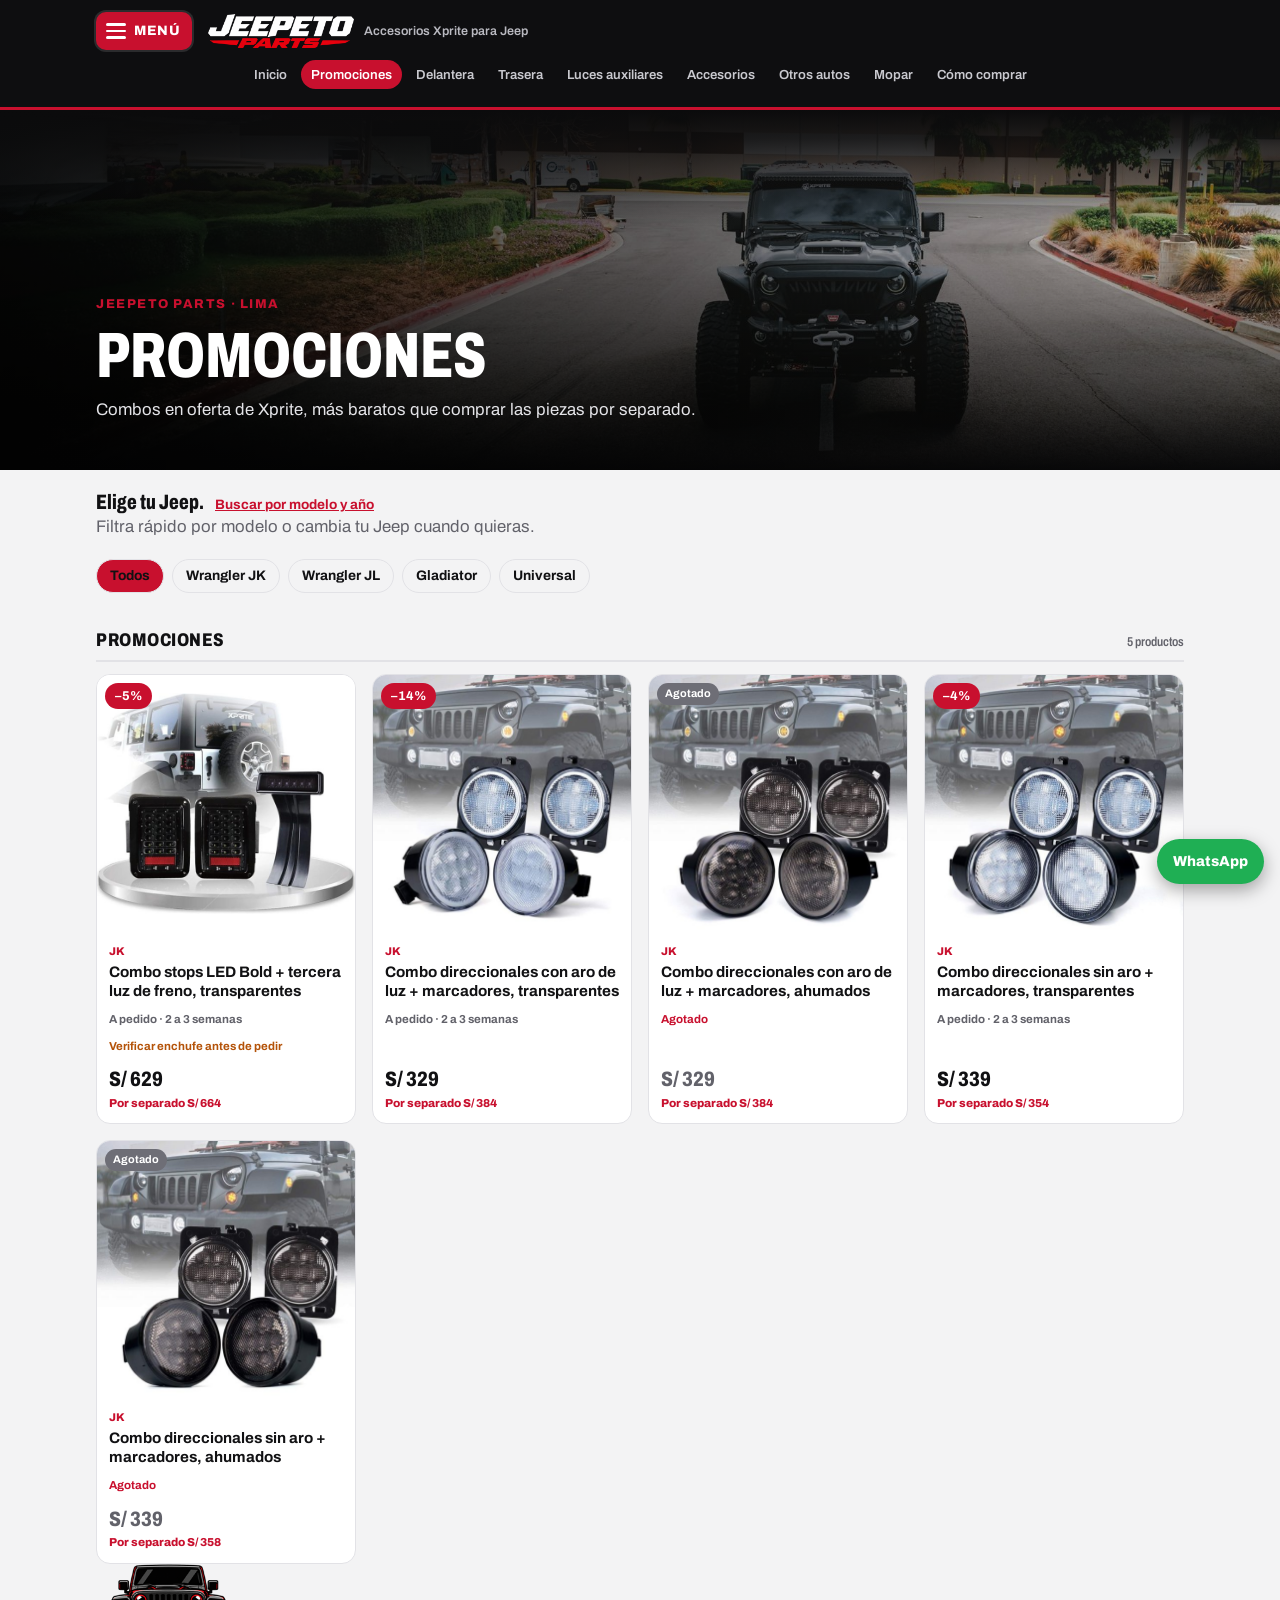
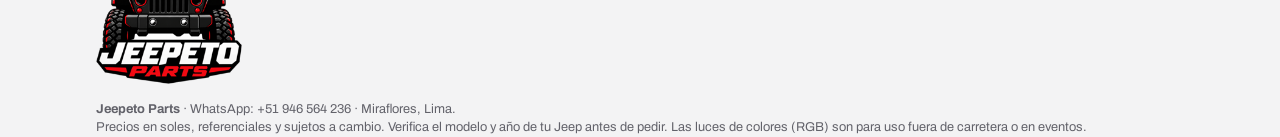
<file: promociones.html>
<!DOCTYPE html>
<html lang="es">
<head>
<meta charset="utf-8">
<meta name="viewport" content="width=device-width, initial-scale=1, viewport-fit=cover">
<title>Jeepeto Parts · Accesorios Xprite para Jeep</title>
<meta name="description" content="Accesorios Xprite originales y repuestos Mopar para Jeep Wrangler JK, JL y Gladiator. A pedido, precios en soles. Lima.">
<meta property="og:type" content="website">
<meta property="og:title" content="Jeepeto Parts · Accesorios Xprite y repuestos Mopar para Jeep">
<meta property="og:description" content="Luces LED, máscaras y accesorios originales para tu Jeep. A pedido, precios en soles. Lima · WhatsApp +51 946 564 236.">
<meta property="og:url" content="https://soportejbm.github.io/JeepetoParts/">
<meta property="og:image" content="https://soportejbm.github.io/JeepetoParts/img/og.jpg">
<meta property="og:image:width" content="1200">
<meta property="og:image:height" content="630">
<meta property="og:locale" content="es_PE">
<meta name="twitter:card" content="summary_large_image">
<link rel="icon" type="image/png" href="img/favicon.png">
<link rel="preconnect" href="https://fonts.googleapis.com">
<link rel="preconnect" href="https://fonts.gstatic.com" crossorigin>
<link href="https://fonts.googleapis.com/css2?family=Archivo:wdth,wght@62..125,400..800&display=swap" rel="stylesheet">
<link rel="stylesheet" href="css/styles.css?v=202611171114">
</head>
<body data-mode="files" data-page="promociones">
<header class="top">
  <div class="brand"><button class="menu-btn" id="menuBtn" aria-label="Abrir menú" aria-expanded="false" aria-controls="drawer"><span class="bars"><span></span><span></span><span></span></span>Menú</button><img class="logo" src="img/wordmark.png" alt="Jeepeto Parts" width="150" height="35"><b class="sr">Jeepeto Parts</b><small class="sub">Accesorios Xprite para Jeep</small></div>
  <nav class="subnav" aria-label="Páginas">
    <a data-page-link="inicio">Inicio</a><a data-page-link="promociones">Promociones</a><a data-page-link="delantera">Delantera</a><a data-page-link="trasera">Trasera</a><a data-page-link="auxiliares">Luces auxiliares</a><a data-page-link="accesorios">Accesorios</a><a data-page-link="otros">Otros autos</a><a data-page-link="inicio" data-anchor="mopar">Mopar</a><a data-page-link="inicio" data-anchor="comprar">Cómo comprar</a>
  </nav>
</header>
<div class="overlay" id="overlay" hidden></div>
<nav class="drawer" id="drawer" aria-label="Menú de categorías" aria-hidden="true">
  <div class="drawer-head"><img class="logo" src="img/wordmark.png" alt="Jeepeto Parts" width="150" height="35"><button class="drawer-close" id="drawerClose" aria-label="Cerrar menú">✕</button></div>
  <div id="drawerList"></div>
  <div class="drawer-group">Información</div>
  <a class="drawer-link" data-page-link="inicio" data-anchor="mopar">Repuestos Mopar a pedido</a>
  <a class="drawer-link" data-page-link="inicio" data-anchor="xprite">¿Por qué Xprite?</a>
  <a class="drawer-link" data-page-link="inicio" data-anchor="comprar">Cómo comprar</a>
  <a class="drawer-link wa-link" href="https://wa.me/51946564236" target="_blank" rel="noopener">Escríbenos por WhatsApp</a>
</nav>


<main class="wrap">
  <section class="hero home-only">
  <div class="hero-txt">
    <p class="eyebrow">Jeepeto Parts · Lima</p>
    <h1>Tu Jeep.<br><span>Mejor equipado.</span></h1>
    <p class="hero-sub">Luces LED y accesorios originales Xprite, traídos a pedido para tu Wrangler o Gladiator.</p>
    <div class="hero-cta"><a class="btn-main" href="#zonas" data-go="zonas">Ver accesorios</a><a class="btn-ghost btn-wa" href="https://wa.me/51946564236?text=Hola%20Jeepeto%20Parts%2C%20quiero%20cotizar%20un%20accesorio%20para%20mi%20Jeep" target="_blank" rel="noopener">Cotizar por WhatsApp</a></div>
    <ul class="facts"><li>Originales Xprite</li><li>A pedido · 2 a 3 semanas</li><li>Instalación desde S/ 80</li></ul>
  </div>
  <div class="hero-img hero-own"><img src="img/jeepeto-hero-real.jpg" srcset="img/jeepeto-hero-real-m.jpg 820w, img/jeepeto-hero-real.jpg 972w" sizes="(max-width:640px) 100vw, 60vw" fetchpriority="high" alt="Jeepeto, Jeep Wrangler Rubicon de frente con los faros LED encendidos en la playa"></div>
</section>

  <section class="page-head cat-only">
    <div class="hero-img"><img src="img/lifehero.jpg" alt="" loading="lazy"></div>
    <div class="ph-txt">
      <p class="eyebrow">Jeepeto Parts · Lima</p>
      <h1 id="pageTitle"></h1>
      <p class="lead" id="pageSub"></p>
    </div>
  </section>

  <section class="finder home-only" id="mijeep">
    <h2 class="big">Busca por tu Jeep.</h2>
    <p class="lead">Elige modelo, año y puertas. Te mostramos solo lo que le queda, y lo usamos en todas las secciones.</p>
    <div class="fd-form">
      <label>Modelo<select id="fdModel"><option value="">Elige…</option><option value="jk">Wrangler JK (2007-2018)</option><option value="jl">Wrangler JL (2018 en adelante)</option><option value="jt">Gladiator JT (2020 en adelante)</option><option value="otro">Otro (CJ, YJ, TJ…)</option></select></label>
      <label>Año<select id="fdYear" disabled><option value="">—</option></select></label>
      <label>Puertas<select id="fdDoors" disabled><option value="">—</option><option value="2">2 puertas</option><option value="4">4 puertas (Unlimited)</option></select></label>
      <label>Versión <small>(opcional)</small><select id="fdVer"><option value="">No sé</option><option>Sport</option><option>Sahara</option><option>Rubicon</option><option>Otra</option></select></label>
      <button class="btn-main" id="fdGo" disabled>Ver accesorios</button>
    </div>
    <div id="fdOut" aria-live="polite"></div>
  </section>

  <section class="zones home-only" id="zonas">
    <h2 class="big">Explora por zona.</h2>
    <p class="lead">Elige qué parte de tu Jeep quieres mejorar.</p>
    <div class="zone-grid" id="zoneGrid"></div>
  </section>

  <section class="feat home-only" id="destacados">
    <h2 class="big">Destacados.</h2>
    <p class="lead">Lo que más transforma un Jeep, en un vistazo.</p>
    <div class="feat-row" id="featRow"></div>
  </section>

  <section class="gal home-only" aria-label="Jeeps equipados con Xprite">
    <h3>Así se ven con Xprite</h3>
    <div class="gal-row">
      <figure data-code="ZS-0128K-JK" tabindex="0" role="button"><img src="img/life9.jpg" alt="Wrangler JK" loading="lazy"><figcaption>Wrangler JK</figcaption></figure>
      <figure data-code="JL-FL-JL-G1" tabindex="0" role="button"><img src="img/life5.jpg" alt="Wrangler JL Rubicon" loading="lazy"><figcaption>Wrangler JL Rubicon</figcaption></figure>
      <figure data-code="XP-JL-TL-JK-G12-CLR" tabindex="0" role="button"><img src="img/life4.jpg" alt="Stops LED Savage" loading="lazy"><figcaption>Stops LED Savage</figcaption></figure>
      <figure data-code="TS-JL-SMK-G1" tabindex="0" role="button"><img src="img/life6.jpg" alt="Wrangler JL" loading="lazy"><figcaption>Wrangler JL</figcaption></figure>
      <figure data-code="HL-JL-R9IN-G5" tabindex="0" role="button"><img src="img/life3.jpg" alt="Gladiator" loading="lazy"><figcaption>Gladiator</figcaption></figure>
    </div>
    <p class="gal-note">Fotos de referencia de Xprite.</p>
  </section>

  <section class="real home-only" id="jeepeto" aria-label="Nuestro Jeep">
    <div class="real-head">
      <span class="ml">Nuestro Jeep</span>
      <h2 class="big">Este es Jeepeto.</h2>
      <p class="lead">Wrangler Rubicon 2009, 4 puertas. El Jeep que le da nombre a la tienda y donde probamos las luces antes de recomendártelas. Fotos reales, solo con ajuste de color.</p>
    </div>
    <div class="real-grid">
      <img class="r-main" src="img/jeepeto-1.jpg" alt="Jeepeto en la playa, vista de tres cuartos" loading="lazy">
      <img src="img/jeepeto-2.jpg" alt="Faros LED de Jeepeto de cerca" loading="lazy">
      <img src="img/jeepeto-3.jpg" alt="Jeepeto de frente con los faros LED encendidos" loading="lazy">
      <img class="r-wide" src="img/jeepeto-5.jpg" alt="Frente de Jeepeto con sus faros LED" loading="lazy">
    </div>
  </section>

  <section class="mopar home-only" id="mopar">
    <div>
      <span class="ml">También a pedido</span>
      <h2>Repuestos 100% originales Mopar</h2>
      <p>Traemos cualquier pieza original Mopar para tu Jeep. Solo envíanos el <b>código de la pieza</b> (número de parte Mopar) y te pasamos la cotización.</p>
      <p class="tip">¿No tienes el código? Suele venir grabado o en una etiqueta en la pieza original. También puedes mandarnos el VIN de tu Jeep y una foto de la pieza.</p>
    </div>
    <a class="wa" id="moparbtn" href="https://wa.me/51946564236" target="_blank" rel="noopener">Cotizar por WhatsApp</a>
  </section>

  <section class="shop cat-only" id="catalogo">
    <h2 class="big" id="catTitle">Elige tu Jeep.</h2>
    <p class="lead">Filtra rápido por modelo o cambia tu Jeep cuando quieras.</p>
    <nav class="filters" id="filters" aria-label="Filtrar por modelo"></nav>
  </section>
  <div id="list" class="cat-only"></div>

  <section class="cmp only-trasera" id="comparar">
    <h2 class="big">¿Qué stop te conviene?</h2>
    <p class="lead">Cuatro estilos de stops LED para Wrangler JK, lado a lado.</p>
    <div class="cmp-wrap"><table class="cmp-table" id="cmpTable"></table></div>
    <p class="cmp-note">Importante: estos stops usan el enchufe americano del JK. Algunos JK vendidos fuera de EE.UU. traen enchufe europeo. Antes de pedir, mándanos una foto del enchufe de tu stop y te confirmamos.</p>
  </section>

  <section class="why home-only" id="xprite">
    <h2>¿Por qué Xprite?</h2>
    <div class="wg">
      <div><b>Marca de California</b><span>Con base en Chino, California, desde 2014. Especialistas en luces LED y accesorios off-road.</span></div>
      <div><b>Hecho a medida</b><span>Diseñado para cada modelo: calza sin modificar y la mayoría se conecta directo.</span></div>
      <div><b>Garantía de 1 año</b><span>Si falla por defecto de fábrica, gestionamos el cambio y pagamos el envío del reemplazo.</span></div>
      <div><b>Calidad a buen precio</b><span>Mejor que los genéricos, a una fracción de las marcas premium.</span></div>
    </div>
  </section>

  <section class="buy home-only" id="comprar">
    <h2>Cómo comprar</h2>
    <ol class="steps">
      <li><b>Escríbenos por WhatsApp</b><span>Toca “Lo quiero” en el producto y te llega el mensaje listo.</span></li>
      <li><b>Confirmamos tu Jeep</b><span>Revisamos que el producto le quede a tu modelo y año.</span></li>
      <li><b>Separas con el 50%</b><span>El resto lo pagas cuando el producto llega.</span></li>
      <li><b>Entrega o instalación</b><span>Te lo entregamos o lo instalamos en Miraflores y alrededores.</span></li>
    </ol>
    <div class="info">
      <div><b>Pagos</b><span>Yape, Plin y transferencia</span></div>
      <div><b>Adelanto</b><span>50% para hacer el pedido</span></div>
      <div><b>Entrega</b><span>Miraflores y zonas aledañas</span></div>
      <div><b>Instalación</b><span>Desde S/ 80, según el producto (consultar)</span></div>
      <div><b>Tiempo</b><span>2 a 3 semanas aprox.</span></div>
    </div>
    <a class="wa" href="https://wa.me/51946564236" target="_blank" rel="noopener">Escríbenos al WhatsApp +51 946 564 236</a>
  </section>
  <section class="faq home-only" id="faq">
    <h2 class="big">Preguntas frecuentes.</h2>
    <details><summary>¿Cómo sé si le queda a mi Jeep?</summary><p>Cada producto dice con qué modelo y años es compatible. Igual, antes de pedir te confirmamos por WhatsApp con el modelo y año de tu Jeep.</p></details>
    <details><summary>¿Cuánto demora?</summary><p>Entre 2 y 3 semanas aproximadamente, porque traemos cada pedido desde la tienda oficial de Xprite en EE.UU.</p></details>
    <details><summary>¿Cómo pago?</summary><p>Con Yape, Plin o transferencia. Separas el pedido con el 50% y pagas el resto cuando llega.</p></details>
    <details><summary>¿Son originales?</summary><p>Sí. Compramos directo en la tienda oficial de Xprite: productos nuevos y en su caja.</p></details>
    <details><summary>¿Tienen garantía?</summary><p>Sí, <b>1 año contra defectos de fabricación</b>. Si algo falla, escríbenos con fotos o un video de la falla y la boleta o comprobante. Nosotros gestionamos el cambio y <b>pagamos el envío del reemplazo hasta Lima</b>. Si es un defecto de fábrica, <b>te respondemos nosotros</b>, aunque el fabricante no apruebe el reclamo. El cambio demora lo mismo que un pedido nuevo (2 a 3 semanas). No cubre daños por golpes o accidentes, ni modificaciones hechas al producto. Esta garantía no reemplaza tus derechos como consumidor según la ley peruana.</p></details>
    <details><summary>¿Instalan?</summary><p>Sí, en Miraflores y alrededores, desde S/ 80 según el producto. Probamos cada luz antes de entregarla.</p></details>
    <details><summary>¿Qué pasa si un producto está agotado?</summary><p>Escríbenos igual: te avisamos cuando vuelva a estar disponible o te recomendamos una alternativa.</p></details>
    <details><summary>¿Traen repuestos Mopar?</summary><p>Sí, solo originales y a pedido. Envíanos el código de la pieza (o el VIN y una foto) y te cotizamos.</p></details>
  </section>
  <section class="ctaband home-only" aria-label="Cotiza tu accesorio">
    <img src="img/jeepeto-hero-m.jpg" srcset="img/jeepeto-hero-m.jpg 820w, img/jeepeto-hero.jpg 1536w" sizes="100vw" alt="" loading="lazy">
    <div class="cta-txt">
      <h2>¿Listo para equipar tu Jeep?</h2>
      <p>Dinos tu modelo y año, y te armamos la cotización por WhatsApp.</p>
      <a class="btn-main btn-wa" href="https://wa.me/51946564236?text=Hola%20Jeepeto%20Parts%2C%20quiero%20cotizar%20accesorios%20para%20mi%20Jeep" target="_blank" rel="noopener">Cotizar por WhatsApp</a>
    </div>
  </section>
</main>

<footer class="wrap"><img class="foot-logo" src="img/logo.png" alt="Jeepeto Parts" width="110" height="90" loading="lazy"><br><b>Jeepeto Parts</b> · WhatsApp: +51 946 564 236 · Miraflores, Lima.<br>Precios en soles, referenciales y sujetos a cambio. Verifica el modelo y año de tu Jeep antes de pedir. Las luces de colores (RGB) son para uso fuera de carretera o en eventos.</footer>

<dialog id="dlg" aria-labelledby="dtitle">
  <button class="close" id="dclose" aria-label="Cerrar">✕</button>
  <div id="dbody"></div>
</dialog>
<a class="fab" href="https://wa.me/51946564236" target="_blank" rel="noopener" aria-label="Escribir por WhatsApp">WhatsApp</a>
<div class="toast" id="toast" role="status" aria-live="polite"></div>

<script src="js/productos.js?v=202611171114"></script>
<script src="js/app.js?v=202611171114"></script>
</body>
</html>
</file>
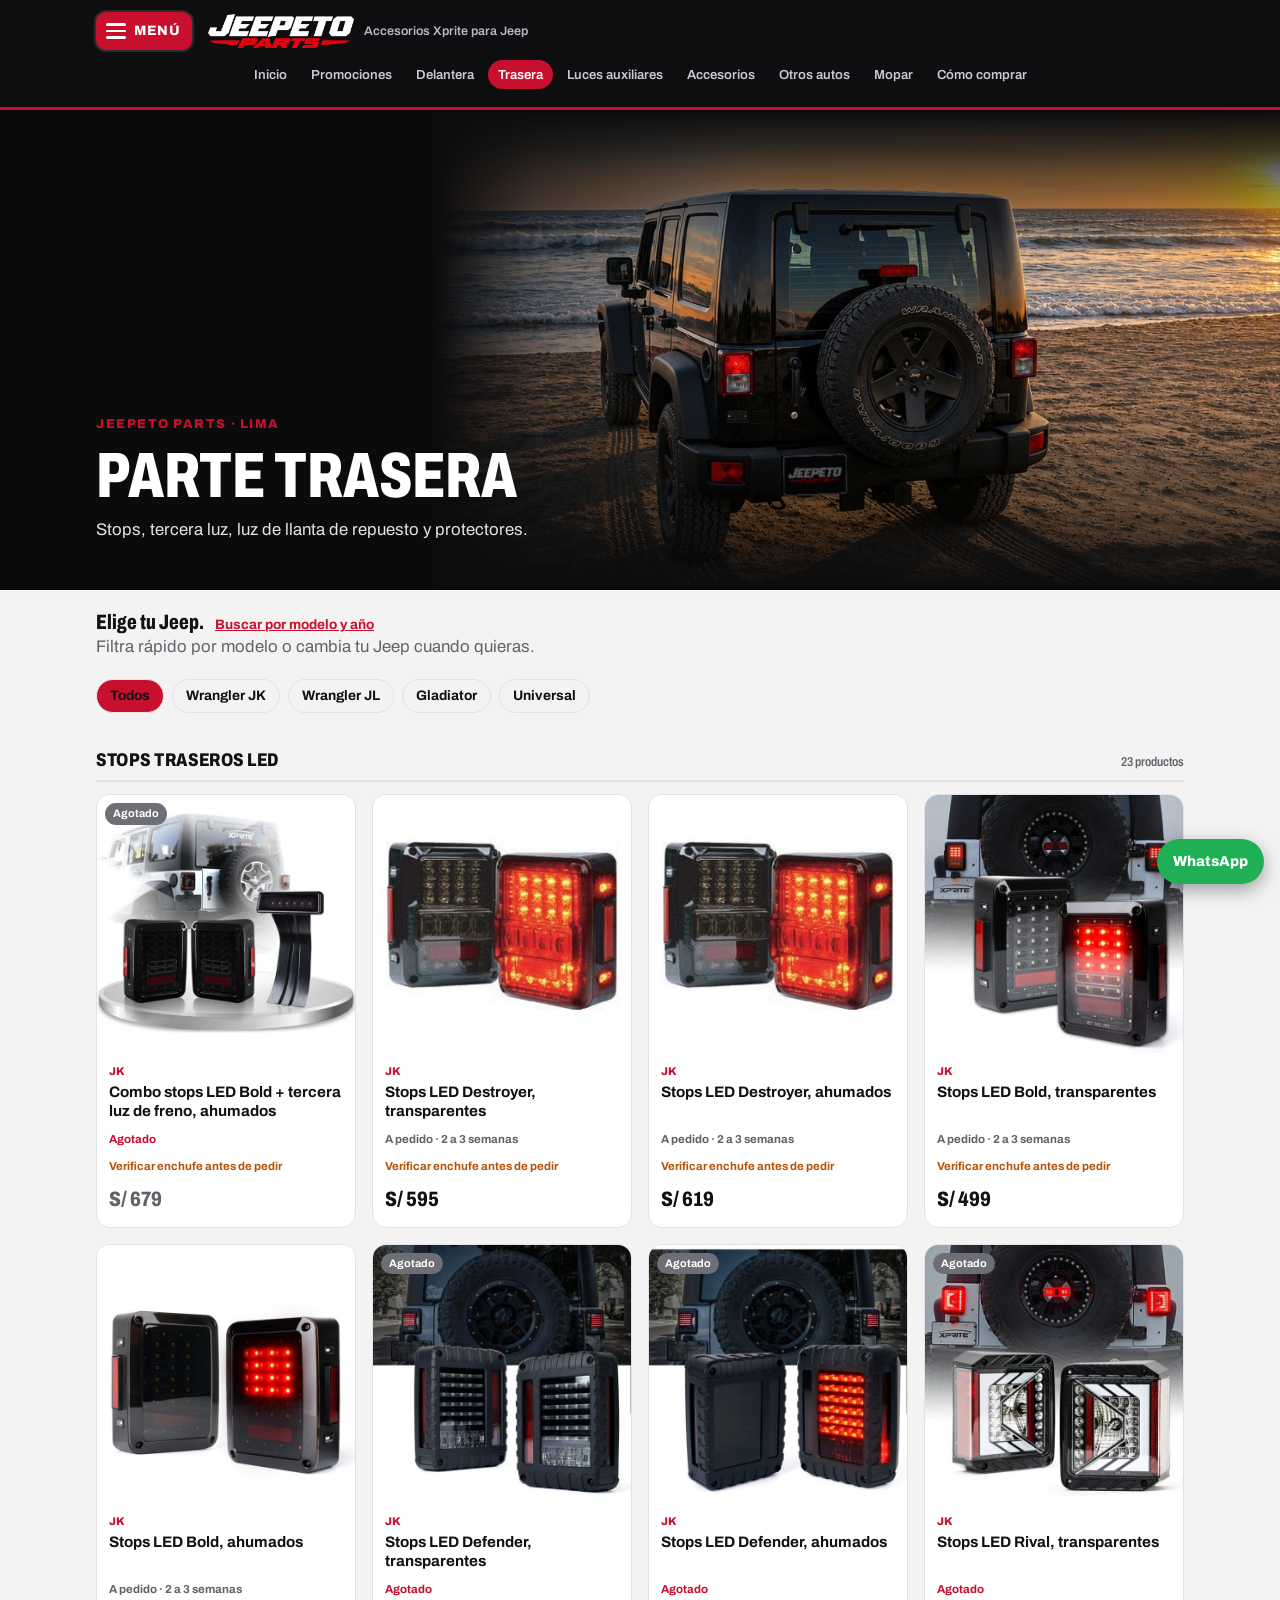
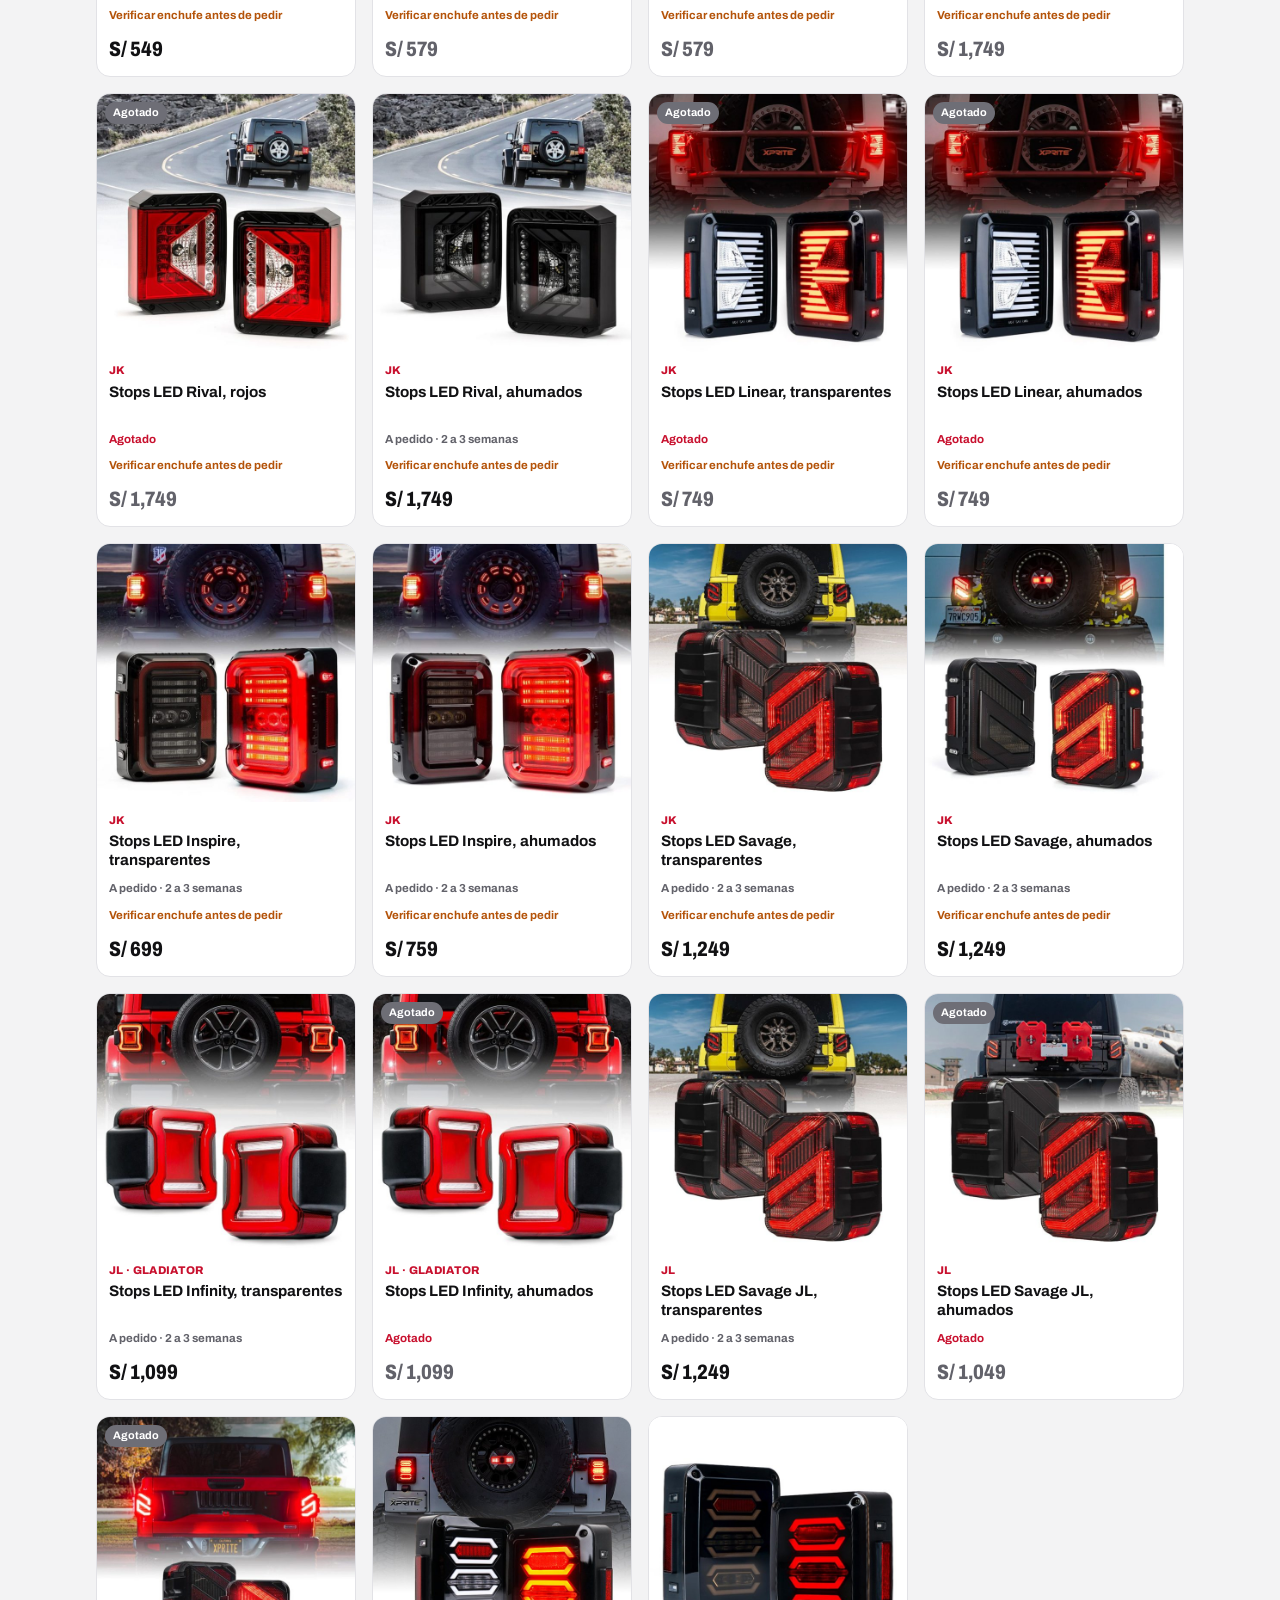
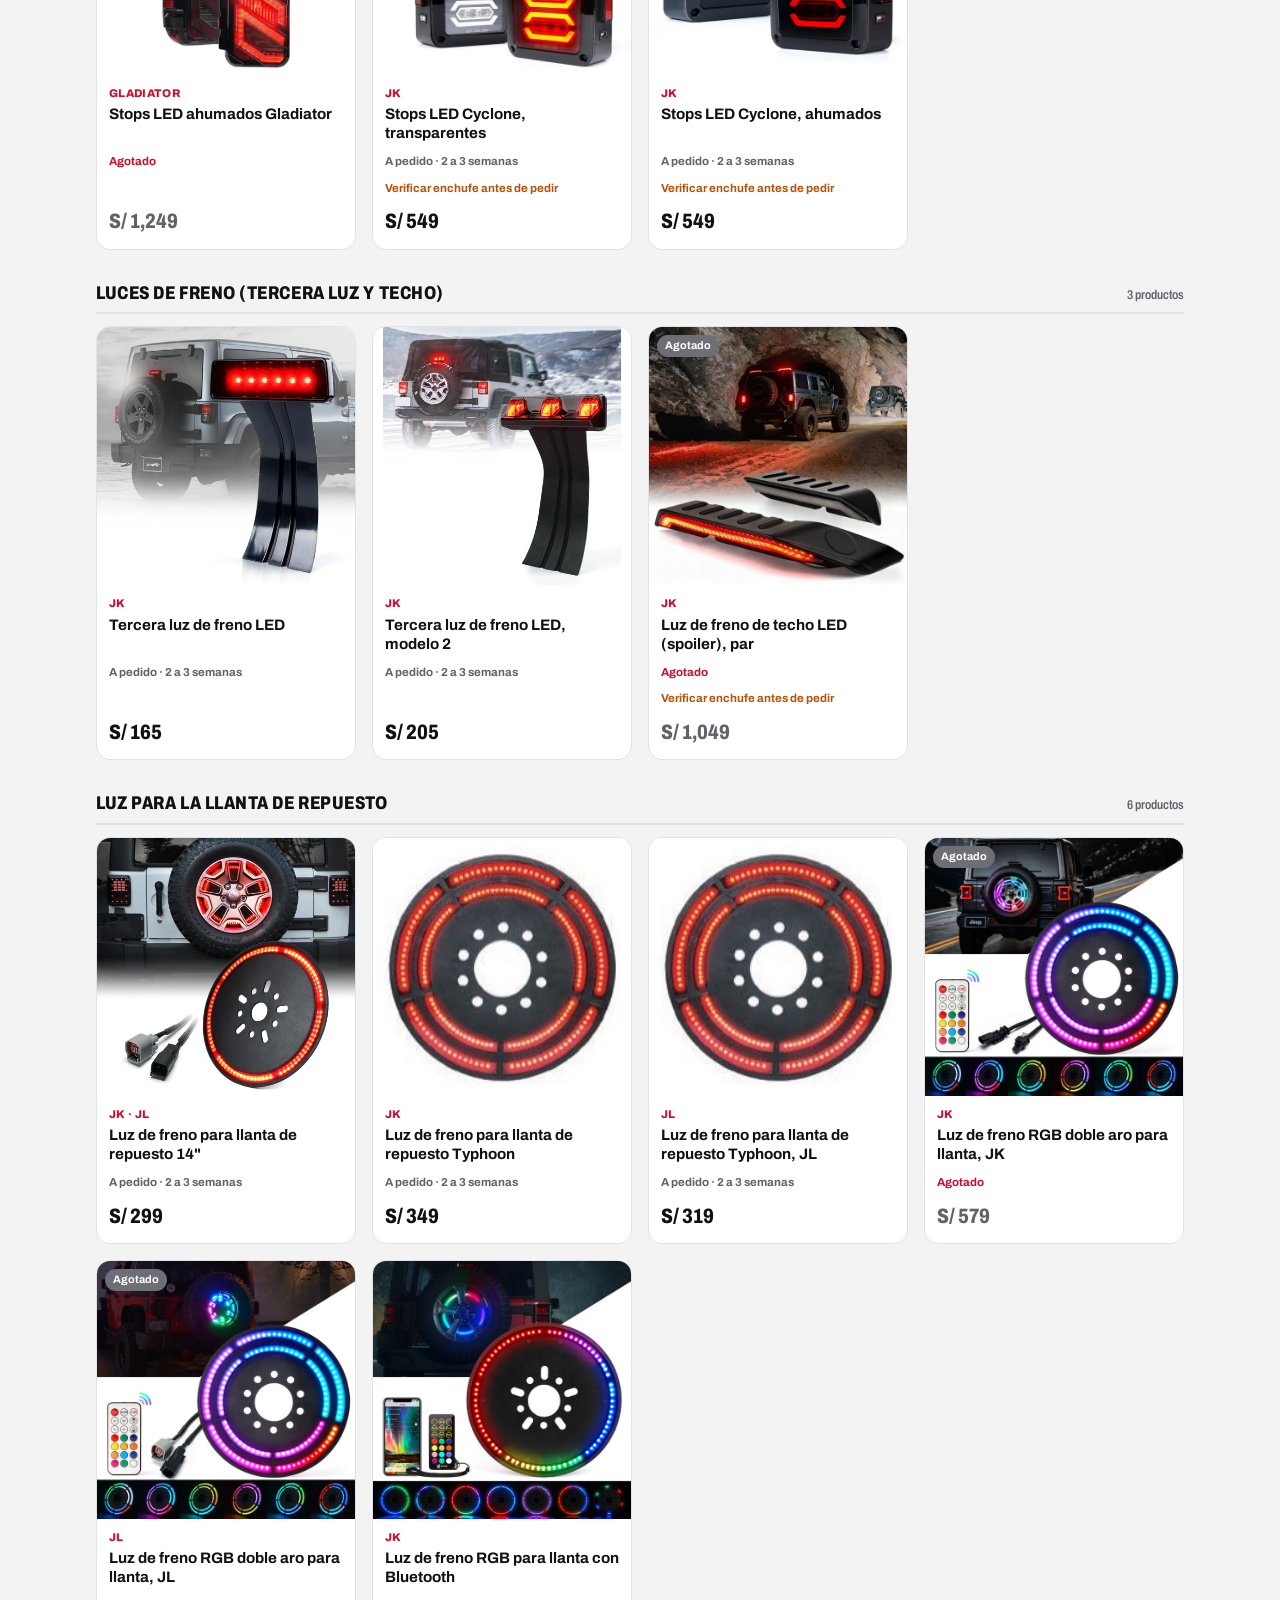
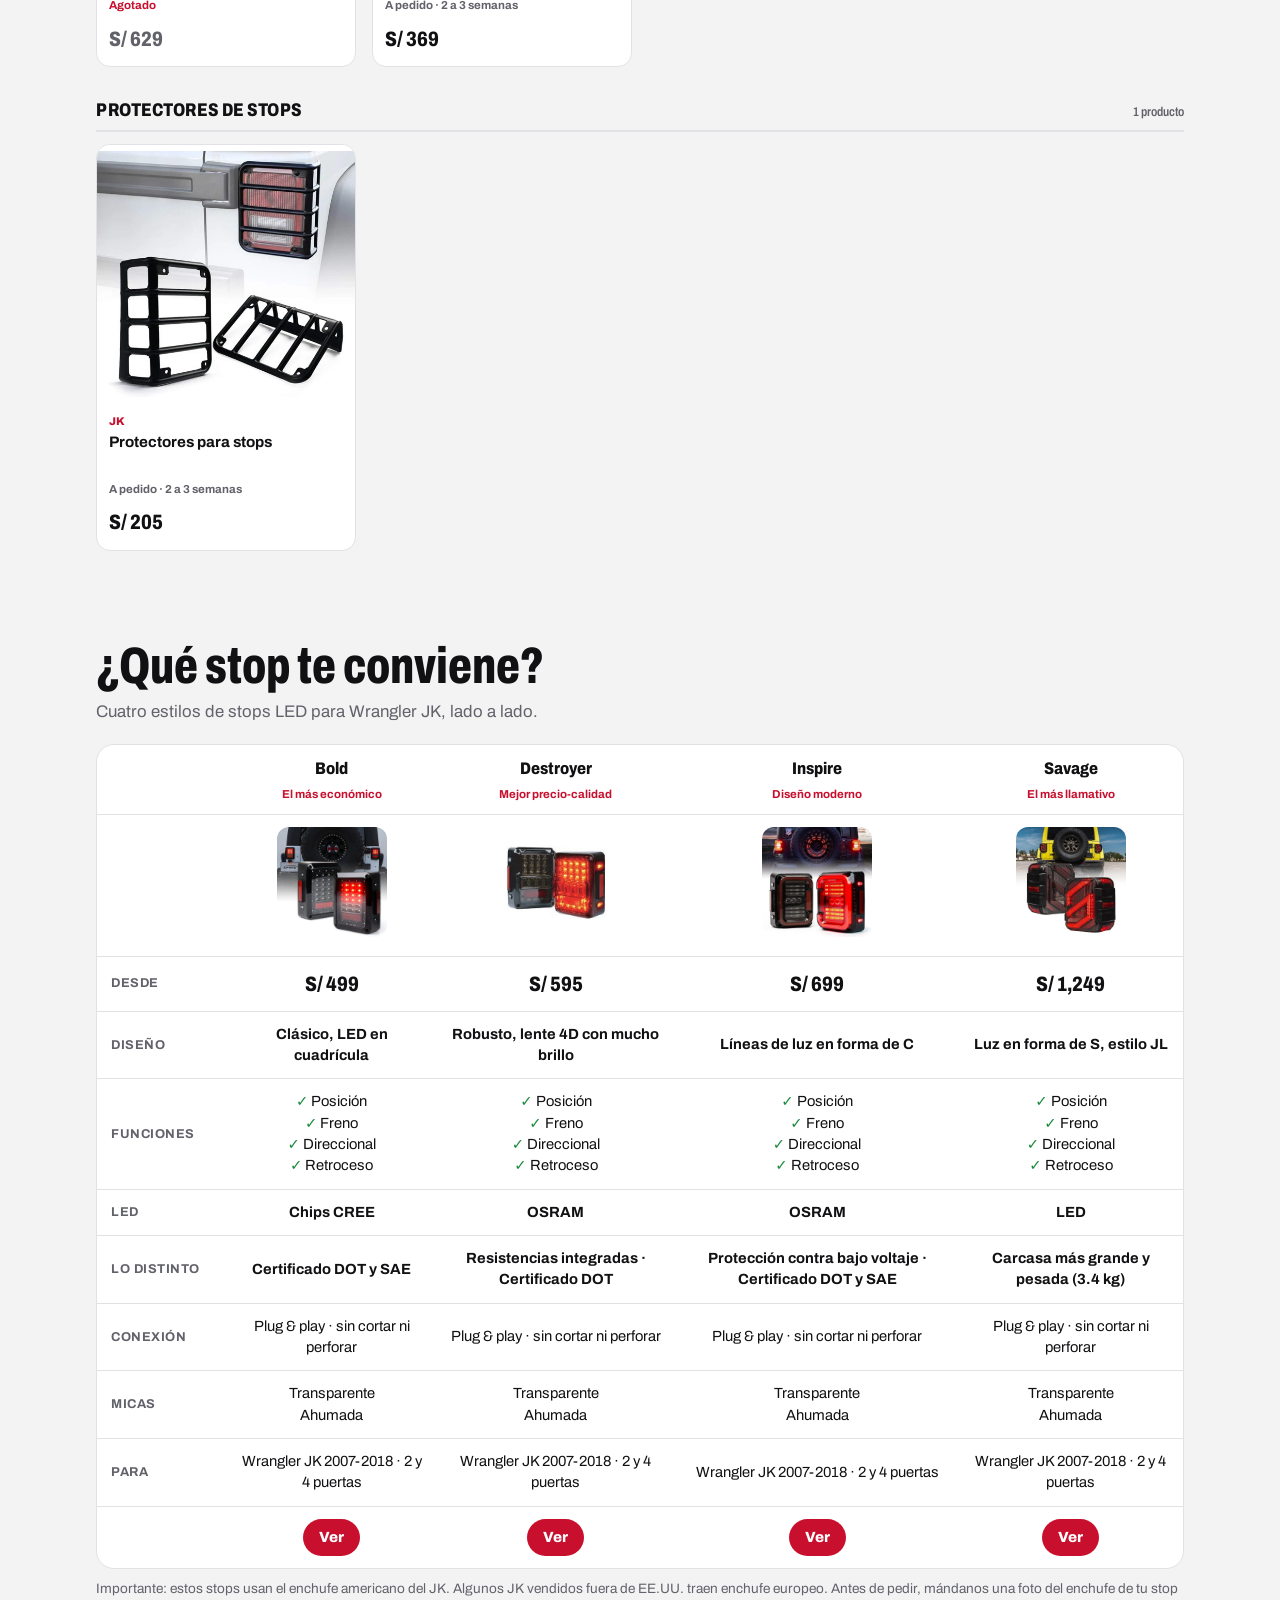
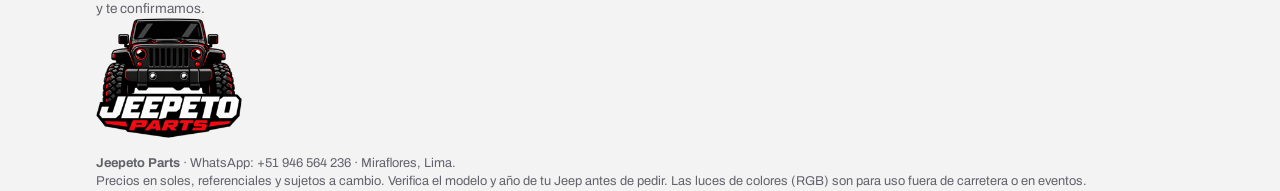
<file: trasera.html>
<!DOCTYPE html>
<html lang="es">
<head>
<meta charset="utf-8">
<meta name="viewport" content="width=device-width, initial-scale=1, viewport-fit=cover">
<title>Jeepeto Parts · Accesorios Xprite para Jeep</title>
<meta name="description" content="Accesorios Xprite originales y repuestos Mopar para Jeep Wrangler JK, JL y Gladiator. A pedido, precios en soles. Lima.">
<meta property="og:type" content="website">
<meta property="og:title" content="Jeepeto Parts · Accesorios Xprite y repuestos Mopar para Jeep">
<meta property="og:description" content="Luces LED, máscaras y accesorios originales para tu Jeep. A pedido, precios en soles. Lima · WhatsApp +51 946 564 236.">
<meta property="og:url" content="https://soportejbm.github.io/JeepetoParts/">
<meta property="og:image" content="https://soportejbm.github.io/JeepetoParts/img/og.jpg">
<meta property="og:image:width" content="1200">
<meta property="og:image:height" content="630">
<meta property="og:locale" content="es_PE">
<meta name="twitter:card" content="summary_large_image">
<link rel="icon" type="image/png" href="img/favicon.png">
<link rel="preconnect" href="https://fonts.googleapis.com">
<link rel="preconnect" href="https://fonts.gstatic.com" crossorigin>
<link href="https://fonts.googleapis.com/css2?family=Archivo:wdth,wght@62..125,400..800&display=swap" rel="stylesheet">
<link rel="stylesheet" href="css/styles.css?v=202611171114">
</head>
<body data-mode="files" data-page="trasera">
<header class="top">
  <div class="brand"><button class="menu-btn" id="menuBtn" aria-label="Abrir menú" aria-expanded="false" aria-controls="drawer"><span class="bars"><span></span><span></span><span></span></span>Menú</button><img class="logo" src="img/wordmark.png" alt="Jeepeto Parts" width="150" height="35"><b class="sr">Jeepeto Parts</b><small class="sub">Accesorios Xprite para Jeep</small></div>
  <nav class="subnav" aria-label="Páginas">
    <a data-page-link="inicio">Inicio</a><a data-page-link="promociones">Promociones</a><a data-page-link="delantera">Delantera</a><a data-page-link="trasera">Trasera</a><a data-page-link="auxiliares">Luces auxiliares</a><a data-page-link="accesorios">Accesorios</a><a data-page-link="otros">Otros autos</a><a data-page-link="inicio" data-anchor="mopar">Mopar</a><a data-page-link="inicio" data-anchor="comprar">Cómo comprar</a>
  </nav>
</header>
<div class="overlay" id="overlay" hidden></div>
<nav class="drawer" id="drawer" aria-label="Menú de categorías" aria-hidden="true">
  <div class="drawer-head"><img class="logo" src="img/wordmark.png" alt="Jeepeto Parts" width="150" height="35"><button class="drawer-close" id="drawerClose" aria-label="Cerrar menú">✕</button></div>
  <div id="drawerList"></div>
  <div class="drawer-group">Información</div>
  <a class="drawer-link" data-page-link="inicio" data-anchor="mopar">Repuestos Mopar a pedido</a>
  <a class="drawer-link" data-page-link="inicio" data-anchor="xprite">¿Por qué Xprite?</a>
  <a class="drawer-link" data-page-link="inicio" data-anchor="comprar">Cómo comprar</a>
  <a class="drawer-link wa-link" href="https://wa.me/51946564236" target="_blank" rel="noopener">Escríbenos por WhatsApp</a>
</nav>


<main class="wrap">
  <section class="hero home-only">
  <div class="hero-txt">
    <p class="eyebrow">Jeepeto Parts · Lima</p>
    <h1>Tu Jeep.<br><span>Mejor equipado.</span></h1>
    <p class="hero-sub">Luces LED y accesorios originales Xprite, traídos a pedido para tu Wrangler o Gladiator.</p>
    <div class="hero-cta"><a class="btn-main" href="#zonas" data-go="zonas">Ver accesorios</a><a class="btn-ghost btn-wa" href="https://wa.me/51946564236?text=Hola%20Jeepeto%20Parts%2C%20quiero%20cotizar%20un%20accesorio%20para%20mi%20Jeep" target="_blank" rel="noopener">Cotizar por WhatsApp</a></div>
    <ul class="facts"><li>Originales Xprite</li><li>A pedido · 2 a 3 semanas</li><li>Instalación desde S/ 80</li></ul>
  </div>
  <div class="hero-img hero-own"><img src="img/jeepeto-hero-real.jpg" srcset="img/jeepeto-hero-real-m.jpg 820w, img/jeepeto-hero-real.jpg 972w" sizes="(max-width:640px) 100vw, 60vw" fetchpriority="high" alt="Jeepeto, Jeep Wrangler Rubicon de frente con los faros LED encendidos en la playa"></div>
</section>

  <section class="page-head cat-only">
    <div class="hero-img ph-tr"><img src="img/trasera-head.jpg" alt="Jeepeto de espaldas en la playa al atardecer" fetchpriority="high"></div>
    <div class="ph-txt">
      <p class="eyebrow">Jeepeto Parts · Lima</p>
      <h1 id="pageTitle"></h1>
      <p class="lead" id="pageSub"></p>
    </div>
  </section>

  <section class="finder home-only" id="mijeep">
    <h2 class="big">Busca por tu Jeep.</h2>
    <p class="lead">Elige modelo, año y puertas. Te mostramos solo lo que le queda, y lo usamos en todas las secciones.</p>
    <div class="fd-form">
      <label>Modelo<select id="fdModel"><option value="">Elige…</option><option value="jk">Wrangler JK (2007-2018)</option><option value="jl">Wrangler JL (2018 en adelante)</option><option value="jt">Gladiator JT (2020 en adelante)</option><option value="otro">Otro (CJ, YJ, TJ…)</option></select></label>
      <label>Año<select id="fdYear" disabled><option value="">—</option></select></label>
      <label>Puertas<select id="fdDoors" disabled><option value="">—</option><option value="2">2 puertas</option><option value="4">4 puertas (Unlimited)</option></select></label>
      <label>Versión <small>(opcional)</small><select id="fdVer"><option value="">No sé</option><option>Sport</option><option>Sahara</option><option>Rubicon</option><option>Otra</option></select></label>
      <button class="btn-main" id="fdGo" disabled>Ver accesorios</button>
    </div>
    <div id="fdOut" aria-live="polite"></div>
  </section>

  <section class="zones home-only" id="zonas">
    <h2 class="big">Explora por zona.</h2>
    <p class="lead">Elige qué parte de tu Jeep quieres mejorar.</p>
    <div class="zone-grid" id="zoneGrid"></div>
  </section>

  <section class="feat home-only" id="destacados">
    <h2 class="big">Destacados.</h2>
    <p class="lead">Lo que más transforma un Jeep, en un vistazo.</p>
    <div class="feat-row" id="featRow"></div>
  </section>

  <section class="gal home-only" aria-label="Jeeps equipados con Xprite">
    <h3>Así se ven con Xprite</h3>
    <div class="gal-row">
      <figure data-code="ZS-0128K-JK" tabindex="0" role="button"><img src="img/life9.jpg" alt="Wrangler JK" loading="lazy"><figcaption>Wrangler JK</figcaption></figure>
      <figure data-code="JL-FL-JL-G1" tabindex="0" role="button"><img src="img/life5.jpg" alt="Wrangler JL Rubicon" loading="lazy"><figcaption>Wrangler JL Rubicon</figcaption></figure>
      <figure data-code="XP-JL-TL-JK-G12-CLR" tabindex="0" role="button"><img src="img/life4.jpg" alt="Stops LED Savage" loading="lazy"><figcaption>Stops LED Savage</figcaption></figure>
      <figure data-code="TS-JL-SMK-G1" tabindex="0" role="button"><img src="img/life6.jpg" alt="Wrangler JL" loading="lazy"><figcaption>Wrangler JL</figcaption></figure>
      <figure data-code="HL-JL-R9IN-G5" tabindex="0" role="button"><img src="img/life3.jpg" alt="Gladiator" loading="lazy"><figcaption>Gladiator</figcaption></figure>
    </div>
    <p class="gal-note">Fotos de referencia de Xprite.</p>
  </section>

  <section class="real home-only" id="jeepeto" aria-label="Nuestro Jeep">
    <div class="real-head">
      <span class="ml">Nuestro Jeep</span>
      <h2 class="big">Este es Jeepeto.</h2>
      <p class="lead">Wrangler Rubicon 2009, 4 puertas. El Jeep que le da nombre a la tienda y donde probamos las luces antes de recomendártelas. Fotos reales, solo con ajuste de color.</p>
    </div>
    <div class="real-grid">
      <img class="r-main" src="img/jeepeto-1.jpg" alt="Jeepeto en la playa, vista de tres cuartos" loading="lazy">
      <img src="img/jeepeto-2.jpg" alt="Faros LED de Jeepeto de cerca" loading="lazy">
      <img src="img/jeepeto-3.jpg" alt="Jeepeto de frente con los faros LED encendidos" loading="lazy">
      <img class="r-wide" src="img/jeepeto-5.jpg" alt="Frente de Jeepeto con sus faros LED" loading="lazy">
    </div>
  </section>

  <section class="mopar home-only" id="mopar">
    <div>
      <span class="ml">También a pedido</span>
      <h2>Repuestos 100% originales Mopar</h2>
      <p>Traemos cualquier pieza original Mopar para tu Jeep. Solo envíanos el <b>código de la pieza</b> (número de parte Mopar) y te pasamos la cotización.</p>
      <p class="tip">¿No tienes el código? Suele venir grabado o en una etiqueta en la pieza original. También puedes mandarnos el VIN de tu Jeep y una foto de la pieza.</p>
    </div>
    <a class="wa" id="moparbtn" href="https://wa.me/51946564236" target="_blank" rel="noopener">Cotizar por WhatsApp</a>
  </section>

  <section class="shop cat-only" id="catalogo">
    <h2 class="big" id="catTitle">Elige tu Jeep.</h2>
    <p class="lead">Filtra rápido por modelo o cambia tu Jeep cuando quieras.</p>
    <nav class="filters" id="filters" aria-label="Filtrar por modelo"></nav>
  </section>
  <div id="list" class="cat-only"></div>

  <section class="cmp only-trasera" id="comparar">
    <h2 class="big">¿Qué stop te conviene?</h2>
    <p class="lead">Cuatro estilos de stops LED para Wrangler JK, lado a lado.</p>
    <div class="cmp-wrap"><table class="cmp-table" id="cmpTable"></table></div>
    <p class="cmp-note">Importante: estos stops usan el enchufe americano del JK. Algunos JK vendidos fuera de EE.UU. traen enchufe europeo. Antes de pedir, mándanos una foto del enchufe de tu stop y te confirmamos.</p>
  </section>

  <section class="why home-only" id="xprite">
    <h2>¿Por qué Xprite?</h2>
    <div class="wg">
      <div><b>Marca de California</b><span>Con base en Chino, California, desde 2014. Especialistas en luces LED y accesorios off-road.</span></div>
      <div><b>Hecho a medida</b><span>Diseñado para cada modelo: calza sin modificar y la mayoría se conecta directo.</span></div>
      <div><b>Garantía de 1 año</b><span>Si falla por defecto de fábrica, gestionamos el cambio y pagamos el envío del reemplazo.</span></div>
      <div><b>Calidad a buen precio</b><span>Mejor que los genéricos, a una fracción de las marcas premium.</span></div>
    </div>
  </section>

  <section class="buy home-only" id="comprar">
    <h2>Cómo comprar</h2>
    <ol class="steps">
      <li><b>Escríbenos por WhatsApp</b><span>Toca “Lo quiero” en el producto y te llega el mensaje listo.</span></li>
      <li><b>Confirmamos tu Jeep</b><span>Revisamos que el producto le quede a tu modelo y año.</span></li>
      <li><b>Separas con el 50%</b><span>El resto lo pagas cuando el producto llega.</span></li>
      <li><b>Entrega o instalación</b><span>Te lo entregamos o lo instalamos en Miraflores y alrededores.</span></li>
    </ol>
    <div class="info">
      <div><b>Pagos</b><span>Yape, Plin y transferencia</span></div>
      <div><b>Adelanto</b><span>50% para hacer el pedido</span></div>
      <div><b>Entrega</b><span>Miraflores y zonas aledañas</span></div>
      <div><b>Instalación</b><span>Desde S/ 80, según el producto (consultar)</span></div>
      <div><b>Tiempo</b><span>2 a 3 semanas aprox.</span></div>
    </div>
    <a class="wa" href="https://wa.me/51946564236" target="_blank" rel="noopener">Escríbenos al WhatsApp +51 946 564 236</a>
  </section>
  <section class="faq home-only" id="faq">
    <h2 class="big">Preguntas frecuentes.</h2>
    <details><summary>¿Cómo sé si le queda a mi Jeep?</summary><p>Cada producto dice con qué modelo y años es compatible. Igual, antes de pedir te confirmamos por WhatsApp con el modelo y año de tu Jeep.</p></details>
    <details><summary>¿Cuánto demora?</summary><p>Entre 2 y 3 semanas aproximadamente, porque traemos cada pedido desde la tienda oficial de Xprite en EE.UU.</p></details>
    <details><summary>¿Cómo pago?</summary><p>Con Yape, Plin o transferencia. Separas el pedido con el 50% y pagas el resto cuando llega.</p></details>
    <details><summary>¿Son originales?</summary><p>Sí. Compramos directo en la tienda oficial de Xprite: productos nuevos y en su caja.</p></details>
    <details><summary>¿Tienen garantía?</summary><p>Sí, <b>1 año contra defectos de fabricación</b>. Si algo falla, escríbenos con fotos o un video de la falla y la boleta o comprobante. Nosotros gestionamos el cambio y <b>pagamos el envío del reemplazo hasta Lima</b>. Si es un defecto de fábrica, <b>te respondemos nosotros</b>, aunque el fabricante no apruebe el reclamo. El cambio demora lo mismo que un pedido nuevo (2 a 3 semanas). No cubre daños por golpes o accidentes, ni modificaciones hechas al producto. Esta garantía no reemplaza tus derechos como consumidor según la ley peruana.</p></details>
    <details><summary>¿Instalan?</summary><p>Sí, en Miraflores y alrededores, desde S/ 80 según el producto. Probamos cada luz antes de entregarla.</p></details>
    <details><summary>¿Qué pasa si un producto está agotado?</summary><p>Escríbenos igual: te avisamos cuando vuelva a estar disponible o te recomendamos una alternativa.</p></details>
    <details><summary>¿Traen repuestos Mopar?</summary><p>Sí, solo originales y a pedido. Envíanos el código de la pieza (o el VIN y una foto) y te cotizamos.</p></details>
  </section>
  <section class="ctaband home-only" aria-label="Cotiza tu accesorio">
    <img src="img/jeepeto-hero-m.jpg" srcset="img/jeepeto-hero-m.jpg 820w, img/jeepeto-hero.jpg 1536w" sizes="100vw" alt="" loading="lazy">
    <div class="cta-txt">
      <h2>¿Listo para equipar tu Jeep?</h2>
      <p>Dinos tu modelo y año, y te armamos la cotización por WhatsApp.</p>
      <a class="btn-main btn-wa" href="https://wa.me/51946564236?text=Hola%20Jeepeto%20Parts%2C%20quiero%20cotizar%20accesorios%20para%20mi%20Jeep" target="_blank" rel="noopener">Cotizar por WhatsApp</a>
    </div>
  </section>
</main>

<footer class="wrap"><img class="foot-logo" src="img/logo.png" alt="Jeepeto Parts" width="110" height="90" loading="lazy"><br><b>Jeepeto Parts</b> · WhatsApp: +51 946 564 236 · Miraflores, Lima.<br>Precios en soles, referenciales y sujetos a cambio. Verifica el modelo y año de tu Jeep antes de pedir. Las luces de colores (RGB) son para uso fuera de carretera o en eventos.</footer>

<dialog id="dlg" aria-labelledby="dtitle">
  <button class="close" id="dclose" aria-label="Cerrar">✕</button>
  <div id="dbody"></div>
</dialog>
<a class="fab" href="https://wa.me/51946564236" target="_blank" rel="noopener" aria-label="Escribir por WhatsApp">WhatsApp</a>
<div class="toast" id="toast" role="status" aria-live="polite"></div>

<script src="js/productos.js?v=202611171114"></script>
<script src="js/app.js?v=202611171114"></script>
</body>
</html>
</file>
<file: css/styles.css>
/* Estilos de Jeepeto Parts */
:root{
  --bg:#F3F3F4; --surface:#FFFFFF; --ink:#111113; --muted:#62626A; --line:#E2E2E6;
  --head:#0E0E10; --onhead:#F5F5F5; --red:#C8102E; --onred:#FFFFFF; --soft:#F7E6E8; --sold:#6E6E76;
  color-scheme:light; box-sizing:border-box;
  padding-top:env(safe-area-inset-top,0px); padding-bottom:env(safe-area-inset-bottom,0px);
}
@media (prefers-color-scheme:dark){:root:not([data-theme="light"]){
  --bg:#0B0B0C; --surface:#161618; --ink:#F2F2F3; --muted:#A1A1A8; --line:#29292D;
  --head:#000000; --onhead:#F5F5F5; --red:#E3283A; --onred:#FFFFFF; --soft:#2A1417; --sold:#7A7A82; color-scheme:dark;}}
:root[data-theme="dark"]{
  --bg:#0B0B0C; --surface:#161618; --ink:#F2F2F3; --muted:#A1A1A8; --line:#29292D;
  --head:#000000; --onhead:#F5F5F5; --red:#E3283A; --onred:#FFFFFF; --soft:#2A1417; --sold:#7A7A82; color-scheme:dark;}
html{scroll-padding-top:calc(env(safe-area-inset-top,0px) + 110px)}
*,*::before,*::after{box-sizing:border-box}
body{margin:0;background:var(--bg);color:var(--ink);font-family:"Archivo",system-ui,-apple-system,"Segoe UI",Roboto,sans-serif;line-height:1.45;font-size:16px}
body::before{content:"";position:fixed;inset:0 0 auto;height:env(safe-area-inset-top,0px);z-index:10;background:var(--head)}
.wrap{max-width:1120px;margin:0 auto;padding:0 16px}
header.top{position:sticky;top:env(safe-area-inset-top,0px);z-index:5;background:var(--head);color:var(--onhead);border-bottom:3px solid var(--red)}
.brand{display:flex;align-items:center;gap:10px;padding:12px 16px 4px;max-width:1120px;margin:0 auto}
.mark{width:10px;height:22px;background:var(--red);transform:skewX(-14deg)}
@media (max-width:420px){.brand .sub{display:none}}
.brand .sub{white-space:nowrap;overflow:hidden;text-overflow:ellipsis;min-width:0;font-size:.78rem;color:#B9B9C0;font-weight:600}
.brand b{white-space:nowrap;font-weight:800;font-stretch:75%;font-size:1.2rem;letter-spacing:.02em;text-transform:uppercase}
.filters{display:flex;gap:8px;overflow-x:auto;padding:8px 16px 12px;max-width:1120px;margin:0 auto;scrollbar-width:none}
.filters::-webkit-scrollbar{display:none}
.chip{flex:none;border:1.5px solid #3A3A40;background:transparent;color:var(--onhead);font:inherit;font-size:.86rem;font-weight:700;padding:6px 13px;border-radius:999px;cursor:pointer}
.chip[aria-pressed="true"]{background:var(--red);border-color:var(--red);color:var(--onred)}
button:focus-visible{outline:3px solid var(--red);outline-offset:2px}
.hero{padding:28px 0 8px}
.hero h1{font-size:clamp(1.9rem,5.5vw,3rem);font-weight:800;font-stretch:72%;line-height:1;margin:0 0 10px;text-transform:uppercase}
.hero h1 span{color:var(--red)}
.hero p{max-width:600px;margin:0;color:var(--muted)}
.facts{display:flex;flex-wrap:wrap;gap:6px 14px;margin:14px 0 0;padding:0;list-style:none;font-size:.86rem;font-weight:700}
.facts li::before{content:"■ ";color:var(--red);font-size:.7rem}
h3.cat{font-size:1.15rem;font-weight:800;font-stretch:80%;text-transform:uppercase;letter-spacing:.03em;margin:30px 0 12px;padding-bottom:6px;border-bottom:2px solid var(--line);display:flex;justify-content:space-between;align-items:baseline}
h3.cat small{white-space:nowrap;margin-left:10px;font-size:.8rem;color:var(--muted);font-weight:600;text-transform:none;letter-spacing:0}
.grid{display:grid;grid-template-columns:repeat(2,minmax(0,1fr));gap:12px}
@media (min-width:640px){.grid{grid-template-columns:repeat(3,minmax(0,1fr))}}
@media (min-width:960px){.grid{grid-template-columns:repeat(4,minmax(0,1fr));gap:16px}}
.card{all:unset;box-sizing:border-box;cursor:pointer;background:var(--surface);border:1px solid var(--line);border-radius:14px;overflow:hidden;display:flex;flex-direction:column;transition:transform .15s,border-color .15s}
.card:hover{border-color:var(--red);transform:translateY(-2px)}
.card:focus-visible{outline:3px solid var(--red);outline-offset:2px}
.ph{background:#fff;aspect-ratio:1/1;position:relative;overflow:hidden}
.ph img{position:absolute;inset:0;width:100%;height:100%;object-fit:contain}
.nofoto{position:absolute;inset:0;display:flex;align-items:center;justify-content:center;color:#8A8A92;font-size:.85rem;font-weight:700}
.badge{position:absolute;left:8px;top:8px;background:var(--sold);color:#fff;font-size:.68rem;font-weight:700;padding:3px 8px;border-radius:999px}
.cb{padding:10px 12px 12px;display:flex;flex-direction:column;gap:4px;flex:1}
.tag{font-size:.7rem;font-weight:800;color:var(--red);text-transform:uppercase;letter-spacing:.03em}
.cb h3{margin:0;font-size:.95rem;font-weight:700;line-height:1.25;display:-webkit-box;-webkit-line-clamp:2;-webkit-box-orient:vertical;overflow:hidden;min-height:2.5em}
.price{margin-top:auto;padding-top:6px;font-weight:800;font-stretch:80%;font-size:1.3rem}
.price.sold{color:var(--muted)}
.badge.promo{background:var(--red);font-size:.8rem;padding:4px 10px}
.price .save{display:block;font-size:.72rem;font-weight:800;color:var(--red);font-stretch:100%}
.price s{font-size:.8em;color:var(--muted);font-weight:600;margin-left:4px}
.empty{color:var(--muted);padding:30px 0}
.why{margin:44px 0 8px;background:var(--head);color:var(--onhead);border-radius:16px;padding:22px 18px;border-left:6px solid var(--red)}
.why h2{margin:0 0 14px;font-size:1.4rem;font-weight:800;font-stretch:78%;text-transform:uppercase}
.wg{display:grid;grid-template-columns:repeat(auto-fit,minmax(220px,1fr));gap:14px}
.wg b{display:block;color:#fff}
.wg span{font-size:.9rem;color:#B9B9C0}
.how{margin:18px 0 0;padding:0;list-style:none;display:grid;grid-template-columns:repeat(auto-fit,minmax(200px,1fr));gap:10px;counter-reset:s}
.how li{counter-increment:s;font-size:.9rem;color:#E4E4E8}
.how li::before{content:counter(s);display:inline-flex;width:22px;height:22px;border-radius:4px;background:var(--red);color:#fff;font-weight:800;align-items:center;justify-content:center;margin-right:8px;font-size:.8rem}
footer{padding:22px 0 34px;color:var(--muted);font-size:.8rem}
dialog{border:0;padding:0;border-radius:18px;background:var(--surface);color:var(--ink);width:min(560px,94vw);max-height:90vh;overflow:auto}
dialog::backdrop{background:rgba(0,0,0,.6)}
.dph{background:#fff;aspect-ratio:4/3;position:relative;overflow:hidden}
.dph img{position:absolute;inset:0;width:100%;height:100%;object-fit:contain}
.db{padding:16px 18px 18px}
.db h3{margin:4px 0 6px;font-size:1.3rem;font-weight:800;font-stretch:85%;line-height:1.15}
.db .fit{font-size:.85rem;font-weight:700;margin:0 0 10px;padding:8px 10px;background:var(--soft);border-left:3px solid var(--red);border-radius:6px}
.db p{margin:0 0 10px}
.db ul{margin:0 0 10px;padding:0;list-style:none;color:var(--muted);font-size:.92rem}
.db li::before{content:"✓ ";color:var(--red);font-weight:800}
.db .code{font-size:.8rem;color:var(--muted)}
.dfoot{display:flex;align-items:center;justify-content:space-between;gap:12px;margin-top:14px;padding-top:12px;border-top:1px solid var(--line)}
.dfoot .price{margin:0;padding:0;font-size:1.7rem}
.dfoot small{display:block;font-size:.75rem;font-weight:600;color:var(--muted)}
.btn{border:0;background:var(--red);color:var(--onred);font:inherit;font-weight:800;padding:12px 18px;border-radius:10px;cursor:pointer}
.close{position:sticky;top:8px;float:right;margin:8px 8px -44px 0;z-index:2;width:36px;height:36px;border-radius:50%;border:0;background:rgba(0,0,0,.65);color:#fff;font-size:1.2rem;cursor:pointer}
.mopar{display:flex;flex-wrap:wrap;align-items:center;justify-content:space-between;gap:16px;margin:22px 0 4px;background:var(--head);color:var(--onhead);border-radius:16px;padding:20px 18px;border-left:6px solid var(--red)}
.mopar>div{flex:1 1 320px}
.ml{display:inline-block;font-size:.72rem;font-weight:800;text-transform:uppercase;letter-spacing:.05em;color:#fff;background:var(--red);padding:3px 8px;border-radius:4px}
.mopar h2{margin:8px 0 6px;font-size:1.4rem;font-weight:800;font-stretch:78%;text-transform:uppercase}
.mopar p{margin:0 0 6px;color:#D9D9DE}
.mopar .tip{font-size:.85rem;color:#A9A9B0}
.buy{margin:18px 0 8px;background:var(--surface);border:1px solid var(--line);border-radius:16px;padding:22px 18px}
.buy h2{margin:0 0 14px;font-size:1.4rem;font-weight:800;font-stretch:78%;text-transform:uppercase}
.steps{margin:0;padding:0;list-style:none;display:grid;grid-template-columns:repeat(auto-fit,minmax(210px,1fr));gap:12px;counter-reset:s}
.steps li{counter-increment:s;position:relative;padding-left:34px}
.steps li::before{content:counter(s);position:absolute;left:0;top:0;width:24px;height:24px;border-radius:5px;background:var(--red);color:#fff;font-weight:800;display:flex;align-items:center;justify-content:center;font-size:.85rem}
.steps b{display:block}.steps span{font-size:.9rem;color:var(--muted)}
.info{display:grid;grid-template-columns:repeat(auto-fit,minmax(170px,1fr));gap:10px;margin:18px 0 16px}
.info div{background:var(--bg);border-radius:10px;padding:10px 12px;border-left:3px solid var(--red)}
.info b{display:block;font-size:.78rem;text-transform:uppercase;letter-spacing:.04em;color:var(--muted)}
.info span{font-weight:700;font-size:.95rem}
.wa{display:inline-block;background:var(--red);color:var(--onred);text-decoration:none;font-weight:800;padding:12px 18px;border-radius:10px}
.fab{position:fixed;right:16px;bottom:calc(env(safe-area-inset-bottom,0px) + 16px);z-index:8;background:#1FAF54;color:#fff;text-decoration:none;font-weight:800;padding:12px 16px;border-radius:999px;box-shadow:0 6px 18px rgba(0,0,0,.35);font-size:.9rem}
footer{padding-bottom:80px}
.menu-btn{flex:none;height:38px;padding:0 12px 0 10px;border:0;border-radius:10px;background:var(--red);color:#fff;display:flex;align-items:center;gap:8px;cursor:pointer;margin-right:6px;font:inherit;font-weight:800;font-size:.85rem;text-transform:uppercase;letter-spacing:.04em;box-shadow:0 0 0 2px rgba(255,255,255,.12)}
.menu-btn .bars{display:flex;flex-direction:column;gap:4px}
.menu-btn .bars span{display:block;width:20px;height:2.5px;background:#fff;border-radius:2px}
.menu-btn:hover{filter:brightness(1.1)}
.menu-btn:focus-visible{outline:3px solid #fff;outline-offset:2px}
.overlay{position:fixed;inset:0;background:rgba(0,0,0,.55);z-index:30}
.drawer{position:fixed;top:0;left:0;bottom:0;width:min(320px,86vw);background:var(--surface);color:var(--ink);z-index:31;transform:translateX(-102%);transition:transform .25s ease;overflow-y:auto;padding:calc(env(safe-area-inset-top,0px) + 6px) 0 calc(env(safe-area-inset-bottom,0px) + 18px);border-right:3px solid var(--red)}
.drawer.open{transform:none}
.drawer-head{display:flex;align-items:center;justify-content:space-between;padding:10px 16px 12px;border-bottom:1px solid var(--line)}
.drawer-head b{font-weight:800;font-stretch:75%;text-transform:uppercase;font-size:1.1rem}
.drawer-close{border:0;background:transparent;color:var(--ink);font-size:1.2rem;cursor:pointer;width:36px;height:36px}
.drawer-group{padding:14px 16px 6px;font-size:.72rem;font-weight:800;text-transform:uppercase;letter-spacing:.06em;color:var(--red)}
.drawer-link{display:flex;justify-content:space-between;align-items:center;gap:10px;padding:10px 16px;color:var(--ink);text-decoration:none;font-weight:600;font-size:.95rem;border:0;background:transparent;width:100%;text-align:left;font-family:inherit;cursor:pointer}
.drawer-link:hover,.drawer-link:focus-visible{background:var(--soft);outline:none}
.drawer-link small{color:var(--muted);font-weight:600}
.wa-link{color:#1FAF54}
h2.group{font-size:clamp(1.6rem,4.5vw,2.2rem);font-weight:800;font-stretch:70%;text-transform:uppercase;margin:42px 0 0;display:flex;align-items:center;gap:12px}
h2.group::after{content:"";flex:1;height:3px;background:var(--red);border-radius:2px}
@media (prefers-reduced-motion:reduce){.drawer{transition:none}}
.hero{position:relative;overflow:hidden;margin:0 calc(50% - 50vw);background:#0B0B0C;padding:clamp(48px,9vw,110px) max(16px,calc(50vw - 544px)) clamp(40px,7vw,90px);min-height:clamp(420px,62vh,620px);display:flex;align-items:flex-end;color:#fff}
.hero-img{position:absolute;inset:0;z-index:0}
.hero-img img{width:100%;height:100%;object-fit:cover;object-position:60% 55%;display:block}
.hero::after{content:"";position:absolute;inset:0;z-index:1;background:linear-gradient(180deg,#0B0B0C 0%,rgba(11,11,12,.85) 8%,rgba(11,11,12,0) 30%),linear-gradient(90deg,rgba(0,0,0,.82) 0%,rgba(0,0,0,.55) 45%,rgba(0,0,0,.1) 100%),linear-gradient(0deg,#0B0B0C 0%,rgba(0,0,0,.7) 12%,rgba(0,0,0,0) 55%)}
.hero-txt{position:relative;z-index:2;max-width:620px}
.hero h1,.hero .facts li{color:#fff}
.hero p{color:#E4E4E8}
@media (max-width:640px){.hero-img img{object-position:77% 50%}.hero::after{background:linear-gradient(180deg,#0B0B0C 0%,rgba(11,11,12,.8) 8%,rgba(11,11,12,0) 28%),linear-gradient(0deg,#0B0B0C 0%,rgba(0,0,0,.88) 10%,rgba(0,0,0,.55) 55%,rgba(0,0,0,.25) 100%)}}
body{overflow-x:hidden}
.gal{margin:26px 0 6px}
.gal h3{margin:0 0 10px;font-size:1.05rem;font-weight:800;font-stretch:80%;text-transform:uppercase;letter-spacing:.03em}
.gal-row{display:grid;grid-auto-flow:column;grid-auto-columns:minmax(200px,26%);gap:12px;overflow-x:auto;scroll-snap-type:x mandatory;padding-bottom:6px;scrollbar-width:thin}
.gal-row figure{margin:0;scroll-snap-align:start;position:relative;border-radius:14px;overflow:hidden;border:1px solid var(--line)}
.gal-row img{display:block;width:100%;aspect-ratio:3/4;object-fit:cover}
.gal-row figcaption{position:absolute;left:8px;bottom:8px;background:rgba(0,0,0,.65);color:#fff;font-size:.75rem;font-weight:700;padding:3px 8px;border-radius:6px}
.gal-note{margin:4px 0 0;font-size:.75rem;color:var(--muted)}
/* ---- Estilo tipo Apple ---- */
.subnav{display:flex;gap:4px;overflow-x:auto;padding:6px 12px 18px;max-width:1120px;margin:0 auto;scrollbar-width:none}
.subnav::-webkit-scrollbar{display:none}
.subnav a{flex:none;color:#C9C9CF;text-decoration:none;font-size:.82rem;font-weight:600;padding:5px 10px;border-radius:999px}
.subnav a:hover,.subnav a:focus-visible{color:#fff;background:rgba(255,255,255,.1);outline:none}
.eyebrow{margin:0 0 10px;font-size:.8rem;font-weight:800;letter-spacing:.12em;text-transform:uppercase;color:var(--red)}
.hero h1{font-size:clamp(2.8rem,9vw,5.6rem);line-height:.95;margin:0 0 16px}
.hero .hero-sub{font-size:clamp(1.05rem,2.2vw,1.3rem);max-width:520px;margin:0 0 28px}
.hero-cta{display:flex;flex-wrap:wrap;gap:12px;margin-bottom:28px}
.btn-main,.btn-ghost{display:inline-block;text-decoration:none;font-weight:800;padding:12px 22px;border-radius:999px;font-size:.95rem}
.btn-main{background:var(--red);color:#fff}
.btn-ghost{border:2px solid rgba(255,255,255,.75);color:#fff}
.btn-main:hover,.btn-ghost:hover{filter:brightness(1.1)}
h2.big{font-size:clamp(2rem,5.5vw,3.2rem);font-weight:800;font-stretch:72%;line-height:1;margin:0 0 8px;text-transform:none}
.lead{color:var(--muted);font-size:1.05rem;margin:0 0 20px}
.feat,.shop,.cmp,.faq{margin-top:clamp(48px,8vw,90px)}
.feat-row{display:grid;grid-auto-flow:column;grid-auto-columns:minmax(250px,31%);gap:16px;overflow-x:auto;scroll-snap-type:x mandatory;padding-bottom:8px}
.fcard{all:unset;box-sizing:border-box;cursor:pointer;scroll-snap-align:start;background:var(--surface);border:1px solid var(--line);border-radius:22px;overflow:hidden;display:flex;flex-direction:column}
.fcard:focus-visible{outline:3px solid var(--red);outline-offset:2px}
.fcard .fimg{background:#fff;aspect-ratio:1/1;position:relative}
.fcard .fimg img{position:absolute;inset:0;width:100%;height:100%;object-fit:contain}
.fcard .fb{padding:16px 18px 18px;display:flex;flex-direction:column;gap:6px;flex:1}
.fcard h3{margin:0;font-size:1.15rem;font-weight:800;font-stretch:85%;line-height:1.15}
.fcard .fp{margin-top:auto;display:flex;justify-content:space-between;align-items:center;padding-top:8px}
.fcard .fp b{font-size:1.4rem;font-stretch:80%}
.fcard .fp span{color:var(--red);font-weight:800;font-size:.9rem}
.shop .filters{padding:0 0 4px;margin:0;max-width:none}
.shop .chip{border-color:var(--line);color:var(--ink)}
.cmp-wrap{overflow-x:auto;border:1px solid var(--line);border-radius:18px;background:var(--surface)}
.cmp-table{width:100%;border-collapse:collapse;min-width:640px}
.cmp-table th,.cmp-table td{padding:12px 14px;text-align:center;border-bottom:1px solid var(--line);font-size:.92rem;vertical-align:middle}
.cmp-table th:first-child,.cmp-table td:first-child{text-align:left;color:var(--muted);font-weight:700;font-size:.8rem;text-transform:uppercase;letter-spacing:.04em;width:130px}
.cmp-table thead th{font-size:1.05rem;font-weight:800;font-stretch:85%}
.cmp-table img{width:110px;height:110px;object-fit:contain;background:#fff;border-radius:12px}
.cmp-table .cprice{font-size:1.3rem;font-weight:800;font-stretch:80%}
.cmp-table .cbtn{border:0;background:var(--red);color:#fff;font:inherit;font-weight:800;padding:8px 16px;border-radius:999px;cursor:pointer}
.cmp-table tr:last-child td{border-bottom:0}
.faq details{border-bottom:1px solid var(--line);padding:4px 0}
.faq summary{cursor:pointer;list-style:none;padding:14px 0;font-weight:700;font-size:1.05rem;display:flex;justify-content:space-between;gap:12px}
.faq summary::-webkit-details-marker{display:none}
.faq summary::after{content:"+";color:var(--red);font-weight:800;font-size:1.3rem;line-height:1}
.faq details[open] summary::after{content:"–"}
.faq details p{margin:0 0 14px;color:var(--muted);max-width:760px}
@media (max-width:640px){.feat-row{grid-auto-columns:78%}}
.subnav a:first-child{margin-left:auto}
.subnav a:last-child{margin-right:auto}
.brand .logo{height:34px;width:auto;display:block}
.drawer-head .logo{height:30px;width:auto}
.sr{position:absolute;width:1px;height:1px;overflow:hidden;clip:rect(0 0 0 0);white-space:nowrap}
.hero-logo{display:block;height:clamp(110px,16vw,180px);width:auto;margin:0 0 10px;filter:drop-shadow(0 4px 18px rgba(0,0,0,.6))}
.foot-logo{height:120px;width:auto;margin-bottom:10px}
.drawer-head{background:var(--head);margin-top:calc(-1 * (env(safe-area-inset-top,0px) + 6px));padding-top:calc(env(safe-area-inset-top,0px) + 16px)}
.drawer-head .drawer-close{color:#fff}
.ph img.alt{opacity:0;transition:opacity .35s ease;object-fit:cover;background:#000}
@media (hover:hover){.card:hover .ph.has2 img.alt,.card:focus-visible .ph.has2 img.alt{opacity:1}}
.ph .badge{z-index:2}
.fcard .fimg img.alt{opacity:0;transition:opacity .35s ease;object-fit:cover;background:#000}
@media (hover:hover){.fcard:hover .fimg.has2 img.alt,.fcard:focus-visible .fimg.has2 img.alt{opacity:1}}
.gal-row figure{cursor:pointer}
.gal-row figure img.alt{position:absolute;inset:0;height:100%;object-fit:contain;background:#fff;opacity:0;transition:opacity .35s ease}
.gal-row figcaption .pn{display:none}
@media (hover:hover){.gal-row figure:hover img.alt,.gal-row figure:focus-visible img.alt{opacity:1}.gal-row figure:hover figcaption .mn,.gal-row figure:focus-visible figcaption .mn{display:none}.gal-row figure:hover figcaption .pn,.gal-row figure:focus-visible figcaption .pn{display:inline}}
.gal-row figure:focus-visible{outline:3px solid var(--red);outline-offset:2px}
.gal-row figcaption{z-index:2}
.more-wrap{display:flex;justify-content:center;margin:14px 0 4px}
.more{border:1.5px solid var(--line);background:var(--surface);color:var(--ink);font:inherit;font-weight:800;font-size:.9rem;padding:10px 22px;border-radius:999px;cursor:pointer}
.more:hover{border-color:var(--red);color:var(--red)}
body[data-page="inicio"] .cat-only{display:none}
body:not([data-page="inicio"]) .home-only{display:none}
body:not([data-page="trasera"]) .only-trasera{display:none}
.page-head{position:relative;overflow:hidden;margin:0 calc(50% - 50vw);padding:clamp(56px,9vw,100px) max(16px,calc(50vw - 544px)) clamp(28px,5vw,48px);min-height:clamp(280px,40vh,400px);display:flex;align-items:flex-end;background:#0B0B0C;color:#fff}
.page-head .hero-img{position:absolute;inset:0;z-index:0}
.page-head .hero-img img{width:100%;height:100%;object-fit:cover;object-position:60% 55%;display:block}
.page-head::after{content:"";position:absolute;inset:0;z-index:1;background:linear-gradient(180deg,#0B0B0C 0%,rgba(11,11,12,.85) 8%,rgba(11,11,12,0) 32%),linear-gradient(90deg,rgba(0,0,0,.85) 0%,rgba(0,0,0,.55) 50%,rgba(0,0,0,.15) 100%),linear-gradient(0deg,#0B0B0C 0%,rgba(0,0,0,.6) 18%,rgba(0,0,0,0) 60%)}
.page-head .ph-txt{position:relative;z-index:2;max-width:680px}
.page-head h1{font-size:clamp(2.4rem,7vw,4rem);font-weight:800;font-stretch:72%;line-height:1;margin:0 0 10px;text-transform:uppercase;color:#fff}
.page-head .lead{max-width:640px;color:#E4E4E8;margin:0}
@media (max-width:640px){.page-head .hero-img img{object-position:77% 50%}}
body:not([data-page="inicio"]) .shop{margin-top:22px}
.shop h2.big{font-size:1.3rem;margin-bottom:2px}
.zones{margin-top:clamp(48px,8vw,90px)}
.zone-grid{display:grid;grid-template-columns:repeat(auto-fill,minmax(240px,1fr));gap:14px}
.zone{position:relative;display:block;border-radius:20px;overflow:hidden;aspect-ratio:4/3;background:#111;color:#fff;text-decoration:none;border:1px solid var(--line)}
.zone img{position:absolute;inset:0;width:100%;height:100%;object-fit:cover;transition:transform .4s ease}
.zone:hover img{transform:scale(1.05)}
.zone::after{content:"";position:absolute;inset:0;background:linear-gradient(0deg,rgba(0,0,0,.85) 0%,rgba(0,0,0,.2) 55%,rgba(0,0,0,0) 100%)}
.zone span{position:absolute;left:16px;bottom:14px;z-index:2}
.zone b{display:block;font-size:1.35rem;font-weight:800;font-stretch:78%;text-transform:uppercase}
.zone small{color:#D9D9DE;font-weight:600}
.zone:focus-visible{outline:3px solid var(--red);outline-offset:2px}
.subnav a.on{color:#fff;background:var(--red)}
@media (prefers-reduced-motion:reduce){.zone img{transition:none}}
.toast{position:fixed;left:50%;bottom:calc(env(safe-area-inset-bottom,0px) + 18px);transform:translateX(-50%) translateY(20px);background:var(--ink);color:var(--bg);padding:10px 16px;border-radius:10px;font-size:.9rem;opacity:0;transition:.25s;pointer-events:none;max-width:90vw;text-align:center;z-index:20}
.toast.on{opacity:1;transform:translateX(-50%) translateY(0)}
@media (prefers-reduced-motion:reduce){.toast,.card{transition:none}}

/* Nuestro Jeep */
.ours{position:relative;margin-top:clamp(40px,7vw,80px);border-radius:22px;overflow:hidden;background:#0B0B0C;color:#fff;min-height:clamp(320px,52vw,560px);display:flex;align-items:flex-end}
.ours img{position:absolute;inset:0;width:100%;height:100%;object-fit:cover;object-position:50% 60%}
.ours::after{content:"";position:absolute;inset:0;background:linear-gradient(0deg,rgba(0,0,0,.88) 0%,rgba(0,0,0,.45) 40%,rgba(0,0,0,0) 70%)}
.ours-txt{position:relative;z-index:1;padding:clamp(20px,4vw,40px);max-width:620px}
.ours-txt .ml{display:inline-block;font-size:.75rem;font-weight:800;text-transform:uppercase;letter-spacing:.08em;color:#fff;margin-bottom:8px}
.ours-txt h2{margin:0 0 8px;font-size:clamp(1.8rem,5vw,3rem);font-weight:800;font-stretch:72%;text-transform:uppercase;line-height:1;color:#fff}
.ours-txt p{margin:0;color:#E4E4E8}
@media (max-width:640px){.ours{min-height:440px}.ours img{object-position:40% 40%}}

/* Portada con foto real */
.hero-own{left:40%}
.hero-own img{object-position:40% 62%;filter:brightness(1.35) contrast(1.05)}
.hero:has(.hero-own)::after{background:linear-gradient(90deg,#0B0B0C 0%,#0B0B0C 40%,rgba(11,11,12,.5) 47%,rgba(11,11,12,0) 60%),linear-gradient(180deg,#0B0B0C 0%,rgba(11,11,12,0) 18%),linear-gradient(0deg,#0B0B0C 0%,rgba(0,0,0,0) 25%)}
.btn-wa{background:#25D366;border-color:#25D366}
@media (max-width:900px){.hero-own{left:0}.hero-own img{object-position:55% 30%}.hero:has(.hero-own)::after{background:linear-gradient(180deg,#0B0B0C 0%,rgba(11,11,12,0) 15%),linear-gradient(0deg,#0B0B0C 0%,rgba(0,0,0,.9) 38%,rgba(0,0,0,.2) 62%,rgba(0,0,0,0) 100%)}}
@media (max-width:640px){
.hero:has(.hero-own){flex-direction:column;align-items:stretch;padding-top:0}
.hero:has(.hero-own)::after{display:none}
.hero-own{position:relative;inset:auto;left:auto;order:-1;height:300px;margin:0 -16px 18px;-webkit-mask-image:linear-gradient(180deg,#000 70%,transparent 100%);mask-image:linear-gradient(180deg,#000 70%,transparent 100%)}
.hero-own img{object-position:48% 62%}
}
.ours[hidden]{display:none}

/* Ficha técnica */
.spec{display:grid;grid-template-columns:max-content 1fr;gap:0;margin:4px 0 10px;border:1px solid var(--line);border-radius:12px;overflow:hidden;font-size:.88rem}
.spec dt,.spec dd{margin:0;padding:8px 12px;border-bottom:1px solid var(--line)}
.spec dt{font-weight:800;color:var(--muted);font-size:.75rem;text-transform:uppercase;letter-spacing:.04em;background:var(--soft);display:flex;align-items:center}
.spec dt:last-of-type,.spec dd:last-of-type{border-bottom:0}
.spec dd.ok{color:#1B8A3D;font-weight:700}
.spec dd.no{color:var(--red);font-weight:700}
.spec-note{font-size:.8rem;color:var(--muted)}
@media (max-width:480px){.spec{grid-template-columns:1fr}.spec dt{border-bottom:0;padding-bottom:2px;background:none}.spec dd{padding-top:0}}

/* Buscador por vehículo */
.finder{margin-top:clamp(40px,7vw,80px)}
.fd-form{display:grid;grid-template-columns:repeat(3,minmax(0,1fr)) auto;gap:12px;align-items:end;background:var(--surface);border:1px solid var(--line);border-radius:18px;padding:16px}
.fd-form label{display:flex;flex-direction:column;gap:6px;font-size:.75rem;font-weight:800;text-transform:uppercase;letter-spacing:.04em;color:var(--muted)}
.fd-form select{font:inherit;font-size:1rem;font-weight:600;text-transform:none;letter-spacing:0;color:var(--ink);background:var(--soft);border:1px solid var(--line);border-radius:10px;padding:11px 12px;min-width:0}
.fd-form select:disabled{opacity:.5}
.fd-form .btn-main{border:0;cursor:pointer;font-family:inherit}
.fd-form .btn-main:disabled{opacity:.4;cursor:not-allowed}
.fd-res{margin-top:18px}
.fd-sum{font-size:1.15rem;margin:0 0 4px}
.fd-note{font-size:.85rem;color:var(--muted);margin:0 0 6px}
.fd-more{margin-top:22px;border:1px solid var(--line);border-radius:14px;padding:4px 14px 14px}
.fd-more summary{cursor:pointer;font-weight:800;padding:10px 0}
.fd-wa{margin-top:22px;border:0}
@media (max-width:760px){.fd-form{grid-template-columns:1fr 1fr}.fd-form label:first-child,.fd-form .btn-main{grid-column:1/-1}}

/* Comparador mejorado */
.cmp-table th .ctag{display:block;margin-top:4px;font-size:.72rem;font-weight:700;font-stretch:100%;color:var(--red);text-transform:none}
.cmp-table tr.cdiff td:not(:first-child){font-weight:700}
.cmp-table td{line-height:1.45}
.cyes{color:#1B8A3D;font-weight:800}
.cmp-note{font-size:.85rem;color:var(--muted);margin:10px 0 0}

/* Disponibilidad en tarjetas */
.avail{display:block;margin-top:6px;font-size:.72rem;font-weight:700}
.avail.ok{color:var(--muted)}
.avail.st{color:#1B8A3D}
.avail.no{color:var(--red)}
/* Resumen del pedido */
.sum .spec dd b{font-size:1.05rem}
.sum-inst{display:flex;gap:10px;align-items:center;font-weight:700;font-size:.92rem;margin:4px 0 8px;cursor:pointer}
.sum-inst input{width:20px;height:20px;accent-color:var(--red)}
.sum .dfoot{gap:10px}
.btn-ghost2{all:unset;cursor:pointer;font-weight:800;padding:12px 18px;border-radius:999px;border:1.5px solid var(--line)}
.btn-wa2{background:#25D366!important}
/* Celular: botones más fáciles de tocar */
@media (max-width:640px){.chip{padding:9px 14px}.cmp-table .cbtn{padding:10px 18px}}

/* Enchufe y Mi Jeep */
.avail.plug{color:#B45309}
.plugnote{display:block;margin-top:6px;font-size:.8rem;color:#B45309;font-weight:600}
#catTitle .chg{font-size:.85rem;font-weight:700;font-stretch:100%;color:var(--red);margin-left:8px;white-space:nowrap}
.fd-form{grid-template-columns:repeat(4,minmax(0,1fr)) auto}
.fd-form label small{text-transform:none;letter-spacing:0;font-weight:600}
@media (max-width:900px){.fd-form{grid-template-columns:1fr 1fr}.fd-form label:first-child,.fd-form .btn-main{grid-column:1/-1}}
.avail.why{color:#B45309}

/* Jeepeto real */
.real{margin-top:clamp(40px,7vw,80px)}
.real-head .ml{display:inline-block;font-size:.72rem;font-weight:800;text-transform:uppercase;letter-spacing:.08em;background:var(--red);color:#fff;padding:4px 10px;border-radius:6px;margin-bottom:8px}
.real-grid{display:grid;grid-template-columns:2fr 1fr 1fr;grid-template-rows:1fr 1fr;gap:10px;margin-top:16px}
.real-grid img{width:100%;height:100%;object-fit:cover;border-radius:14px;display:block;min-height:0}
.real-grid .r-main{grid-row:1/3;aspect-ratio:3/4}
.real-grid img:nth-child(4){grid-column:2/4}
@media (max-width:640px){.real-grid{grid-template-columns:1fr 1fr;grid-template-rows:auto}.real-grid .r-main{grid-column:1/-1;grid-row:auto;aspect-ratio:4/5}.real-grid img{aspect-ratio:3/4}.real-grid img:nth-child(4){grid-column:1/-1;aspect-ratio:4/3}}
.real-grid{grid-template-rows:clamp(170px,21vw,270px) clamp(170px,21vw,270px)}
.real-grid .r-main{aspect-ratio:auto;object-position:50% 60%}
.real-grid img:nth-child(4){object-position:50% 38%}
@media (max-width:640px){.real-grid{grid-template-rows:auto}.real-grid .r-main{aspect-ratio:4/5}.real-grid img{aspect-ratio:1/1}.real-grid img:nth-child(4){aspect-ratio:16/10}}
.hero-own img[src*="hero-real"]{filter:none;object-position:60% 55%}
@media (max-width:640px){.hero-own img[src*="hero-real"]{object-position:50% 60%}}

/* Galería 6 fotos */
.real-grid{grid-template-columns:2fr 1fr 1fr;grid-template-rows:repeat(3,clamp(150px,17vw,220px))}
.real-grid .r-main{grid-row:1/4}
.real-grid img:nth-child(4){grid-column:auto;object-position:50% 50%}
.real-grid .r-wide{grid-column:2/4;object-position:50% 68%}
@media (max-width:640px){.real-grid{grid-template-columns:1fr 1fr;grid-template-rows:auto}.real-grid .r-main{grid-column:1/-1;grid-row:auto;aspect-ratio:4/5}.real-grid img{aspect-ratio:1/1}.real-grid .r-wide{grid-column:1/-1;aspect-ratio:16/10}}
/* Franja final con foto de noche */
.ctaband{position:relative;margin-top:clamp(40px,7vw,80px);border-radius:22px;overflow:hidden;min-height:clamp(300px,36vw,420px);display:flex;align-items:center;background:#0B0B0C;color:#fff}
.ctaband img{position:absolute;inset:0;width:100%;height:100%;object-fit:cover;object-position:60% 50%}
.ctaband::after{content:"";position:absolute;inset:0;background:linear-gradient(90deg,rgba(0,0,0,.88) 0%,rgba(0,0,0,.6) 45%,rgba(0,0,0,.15) 100%)}
.cta-txt{position:relative;z-index:1;padding:clamp(22px,4vw,48px);max-width:560px}
.cta-txt h2{margin:0 0 8px;font-size:clamp(1.7rem,4.5vw,2.8rem);font-weight:800;font-stretch:72%;text-transform:uppercase;line-height:1;color:#fff}
.cta-txt p{margin:0 0 18px;color:#E4E4E8}
.cta-txt .btn-main{display:inline-block}
@media (max-width:640px){.ctaband{align-items:flex-end;min-height:420px}.ctaband::after{background:linear-gradient(0deg,rgba(0,0,0,.92) 0%,rgba(0,0,0,.55) 50%,rgba(0,0,0,.1) 100%)}}

/* Galería 4 fotos */
.real-grid{grid-template-rows:repeat(2,clamp(180px,21vw,270px))}
.real-grid .r-main{grid-row:1/3}
.real-grid .r-wide{grid-column:2/4;object-position:50% 40%}
@media (max-width:640px){.real-grid{grid-template-rows:auto}.real-grid .r-main{grid-row:auto}.real-grid .r-wide{grid-column:1/-1;aspect-ratio:16/10}}
.real-grid img.r-wide{grid-column:2/4;object-position:50% 40%}
@media (max-width:640px){.real-grid img.r-wide{grid-column:1/-1;aspect-ratio:16/10}}

/* Banner Trasera con foto de Jeepeto */
.page-head .ph-tr{left:34%}
.page-head .ph-tr img{object-position:45% 62%}
.page-head:has(.ph-tr)::after{background:linear-gradient(180deg,#0B0B0C 0%,rgba(11,11,12,.8) 8%,rgba(11,11,12,0) 30%),linear-gradient(90deg,#0B0B0C 0%,#0B0B0C 34%,rgba(11,11,12,.5) 42%,rgba(11,11,12,0) 58%),linear-gradient(0deg,#0B0B0C 0%,rgba(0,0,0,.5) 16%,rgba(0,0,0,0) 45%)}
@media (max-width:760px){.page-head .ph-tr{left:0}.page-head .ph-tr img{object-position:40% 60%}.page-head:has(.ph-tr)::after{background:linear-gradient(180deg,#0B0B0C 0%,rgba(11,11,12,0) 25%),linear-gradient(0deg,#0B0B0C 0%,rgba(0,0,0,.85) 30%,rgba(0,0,0,.1) 70%)}}
.page-head:has(.ph-tr){min-height:clamp(320px,44vw,480px)}
.page-head .ph-tr img{object-position:50% 50%}
</file>
